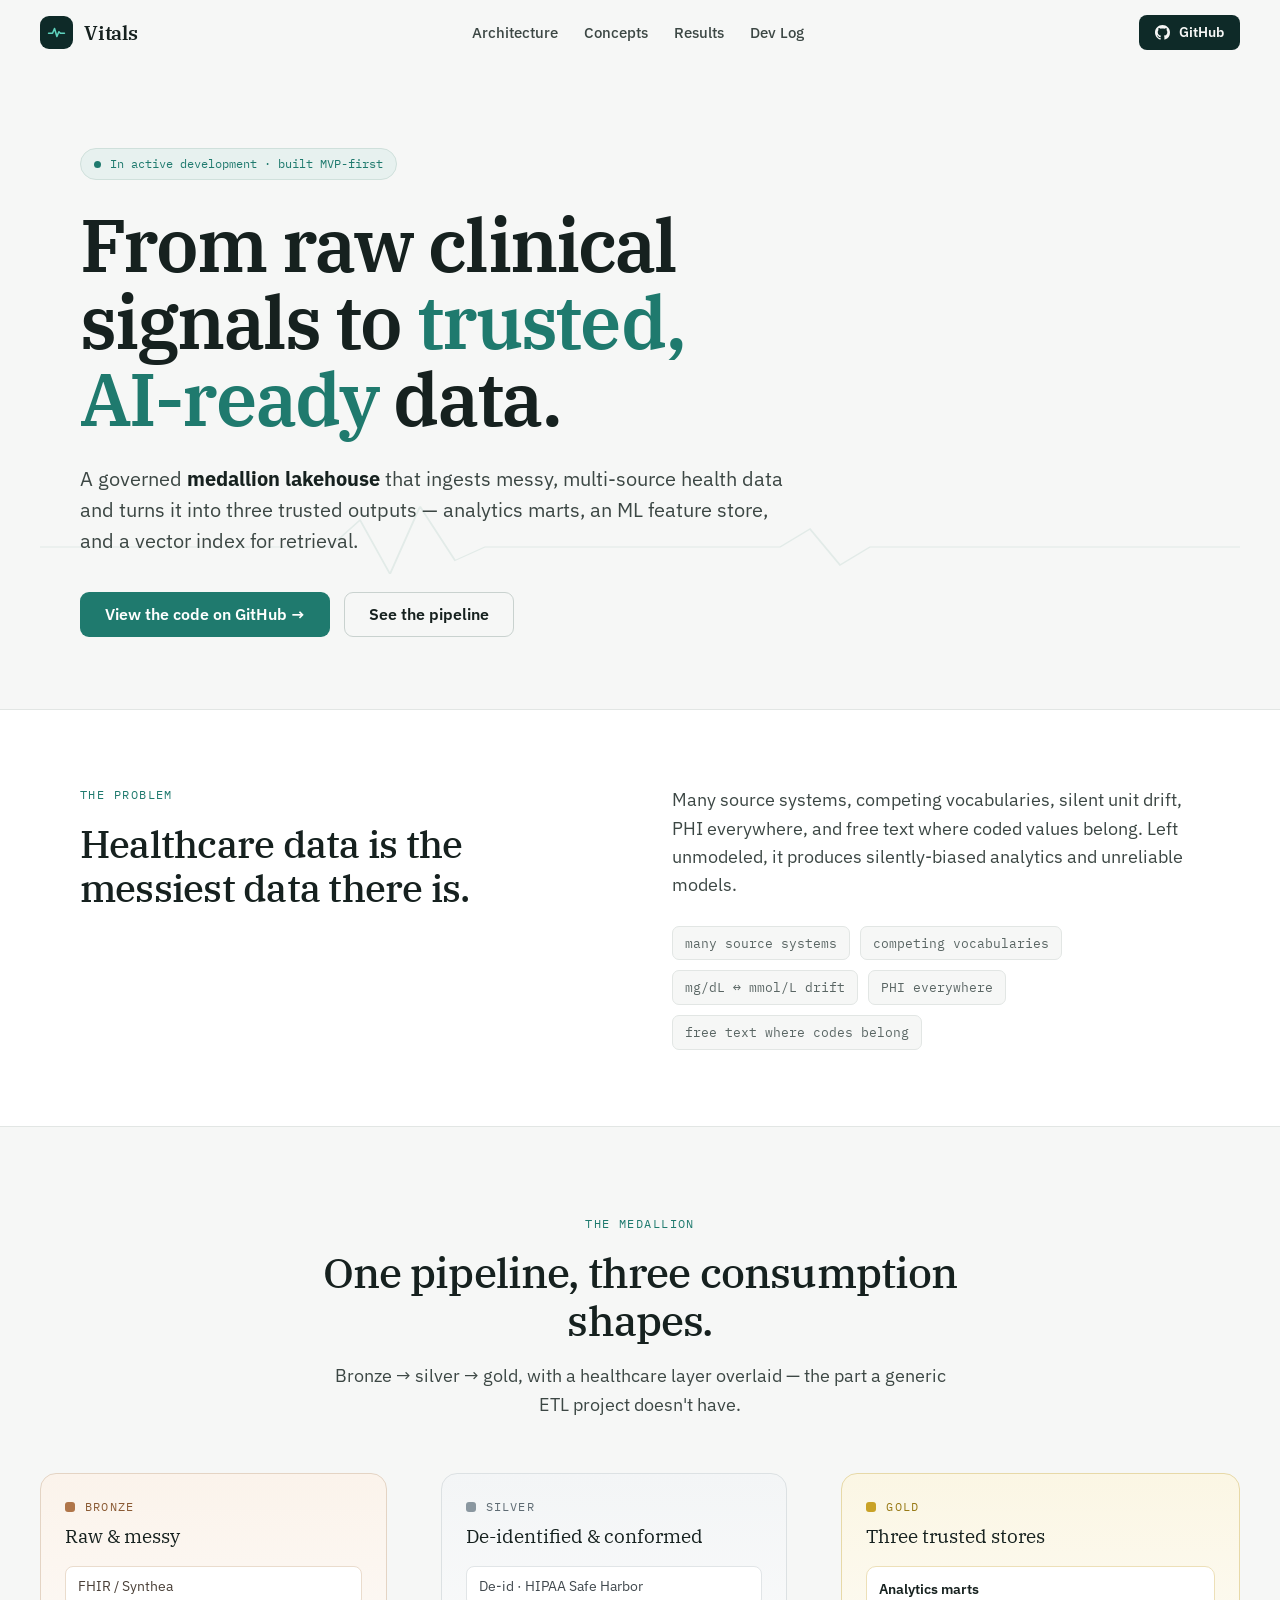
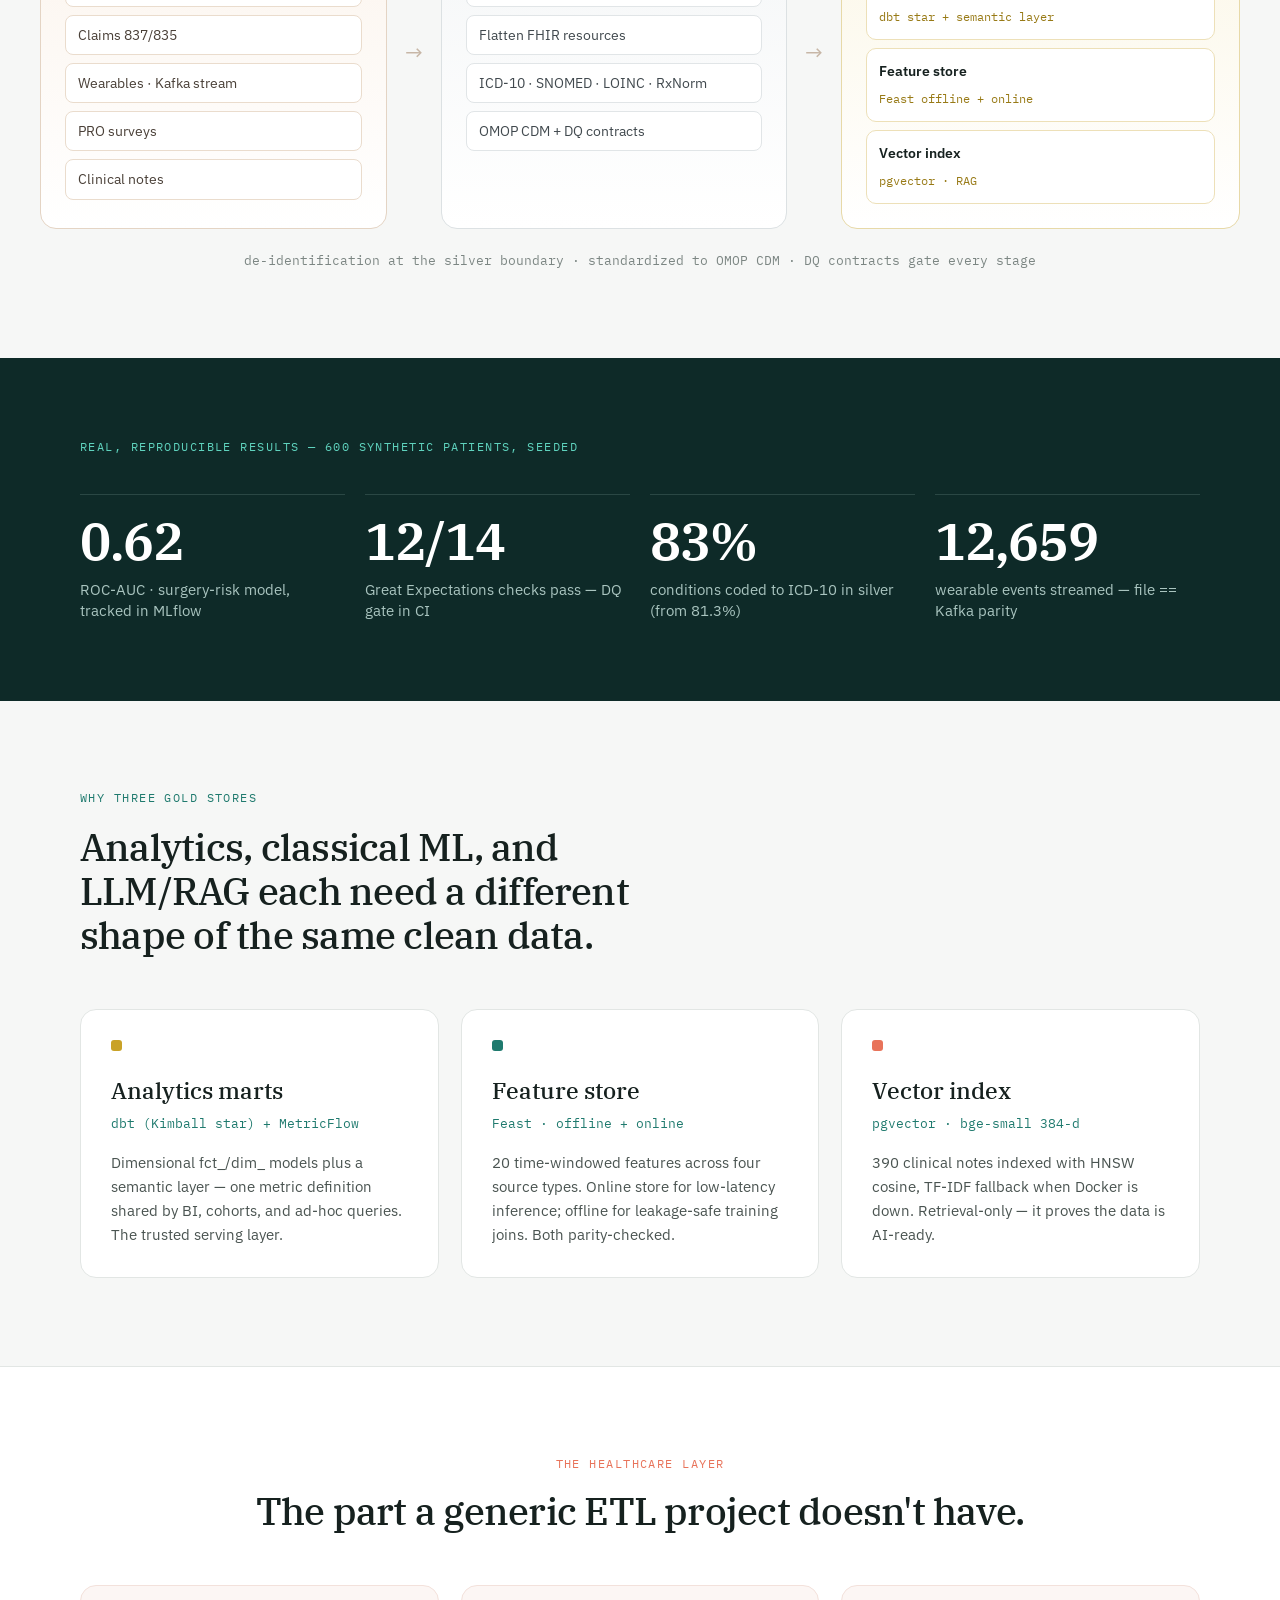
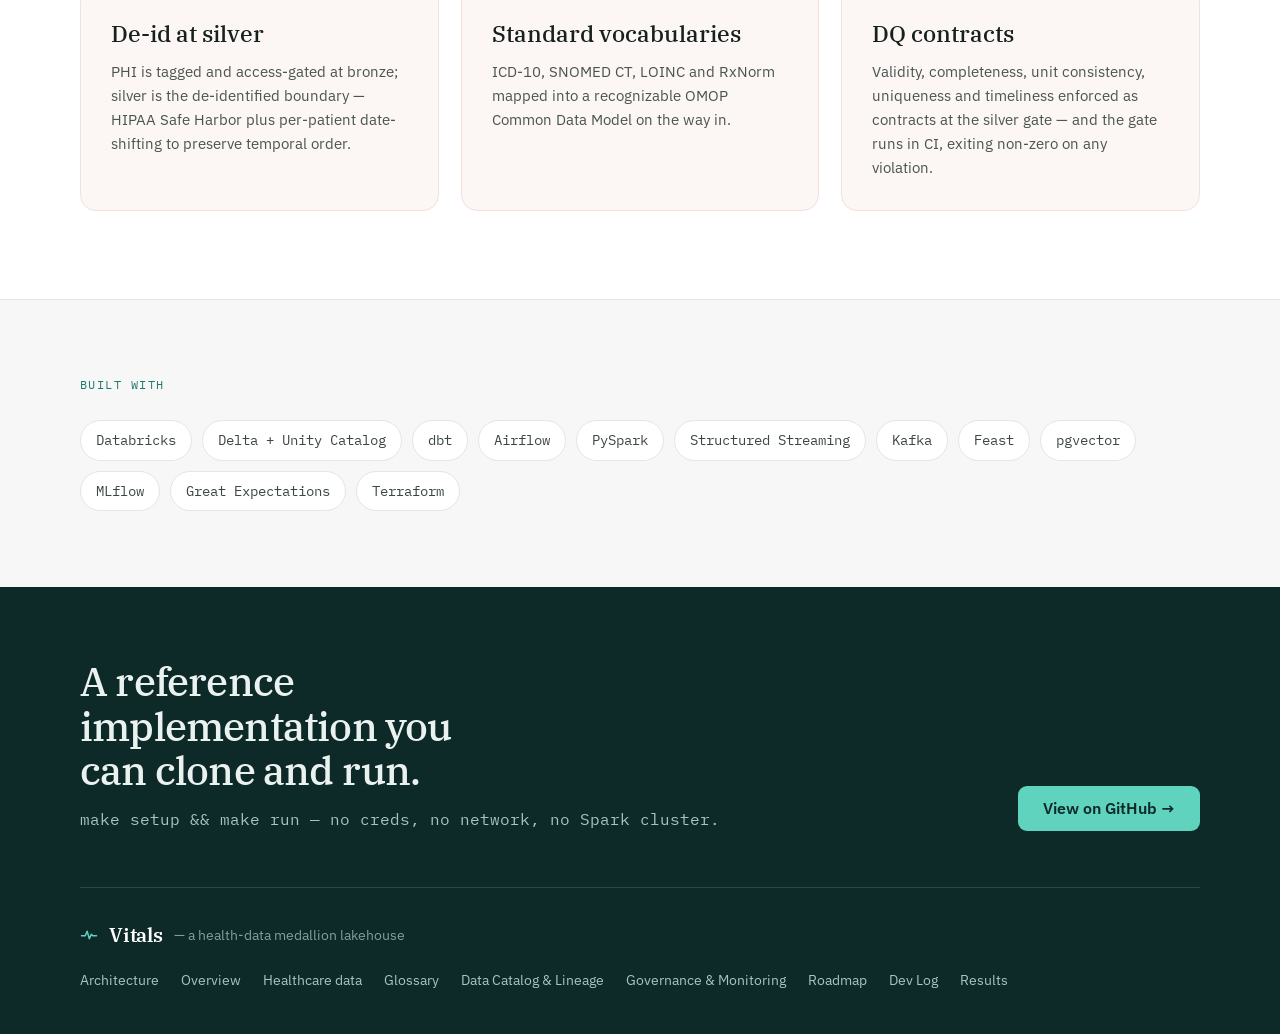
<file: website/redesign/index.html>
<!DOCTYPE html><html lang="en" class="no-js"><head><meta charset="utf-8"><meta name="viewport" content="width=device-width,initial-scale=1"><title>Home · Vitals</title><meta name="description" content="From raw clinical signals to trusted, AI-ready data — a health-data medallion lakehouse."><link rel="preconnect" href="https://fonts.googleapis.com"><link rel="preconnect" href="https://fonts.gstatic.com" crossorigin><link href="https://fonts.googleapis.com/css2?family=IBM+Plex+Serif:ital,wght@0,400;0,500;0,600;1,400&family=IBM+Plex+Sans:wght@400;500;600&family=IBM+Plex+Mono:wght@400;500&display=swap" rel="stylesheet"><link rel="stylesheet" href="assets/style.css"></head><body><nav class="nav"><a class="brand" href="index.html"><span class="brand-mark"><svg width="19" height="19" viewBox="0 0 24 24" fill="none" stroke="#5FD3BE" stroke-width="2" stroke-linecap="round" stroke-linejoin="round"><polyline points="2,13 7,13 9.5,7 12.5,17 15,11 17,13 22,13"/></svg></span><span class="brand-name">Vitals</span></a><div class="nav-links"><a href="architecture.html">Architecture</a><a href="concepts.html">Concepts</a><a href="results.html">Results</a><a href="dev-log.html">Dev Log</a></div><div class="nav-right"><a class="btn btn-dark btn-sm" href="https://github.com/joaoblasques/vitals"><svg width="15" height="15" viewBox="0 0 16 16" fill="currentColor"><path d="M8 0C3.58 0 0 3.58 0 8c0 3.54 2.29 6.53 5.47 7.59.4.07.55-.17.55-.38 0-.19-.01-.82-.01-1.49-2.01.37-2.53-.49-2.69-.94-.09-.23-.48-.94-.82-1.13-.28-.15-.68-.52-.01-.53.63-.01 1.08.58 1.23.82.72 1.21 1.87.87 2.33.66.07-.52.28-.87.51-1.07-1.78-.2-3.64-.89-3.64-3.95 0-.87.31-1.59.82-2.15-.08-.2-.36-1.02.08-2.12 0 0 .67-.21 2.2.82.64-.18 1.32-.27 2-.27.68 0 1.36.09 2 .27 1.53-1.04 2.2-.82 2.2-.82.44 1.1.16 1.92.08 2.12.51.56.82 1.27.82 2.15 0 3.07-1.87 3.75-3.65 3.95.29.25.54.73.54 1.48 0 1.07-.01 1.93-.01 2.2 0 .21.15.46.55.38A8.01 8.01 0 0016 8c0-4.42-3.58-8-8-8z"/></svg> GitHub</a><button class="hamburger" aria-label="Menu"><svg width="18" height="18" viewBox="0 0 24 24" fill="none" stroke="#16211F" stroke-width="2" stroke-linecap="round"><path d="M3 6h18M3 12h18M3 18h18"/></svg></button></div></nav><header class="hero" id="top"><svg class="hero-ecg" viewBox="0 0 1200 400" preserveAspectRatio="none"><polyline points="0,120 240,120 290,120 320,60 350,180 380,30 415,150 445,120 700,120 740,120 770,80 800,160 830,120 1200,120" fill="none" stroke="#CFE0DB" stroke-width="2"/></svg><div style="position:relative"><div class="badge" data-reveal><span class="dot"></span>In active development · built MVP-first</div><h1 data-reveal>From raw clinical signals to <span class="accent">trusted, AI-ready</span> data.</h1><p class="hero-sub" data-reveal>A governed <strong style="color:#16211F">medallion lakehouse</strong> that ingests messy, multi-source health data and turns it into three trusted outputs — analytics marts, an ML feature store, and a vector index for retrieval.</p><div class="hero-cta" data-reveal><a class="btn btn-primary btn-lg" href="https://github.com/joaoblasques/vitals">View the code on GitHub →</a><a class="btn btn-ghost btn-lg" href="#pipeline">See the pipeline</a></div></div></header><section class="section tight panel"><div class="container two"><div data-reveal><div class="kicker" style="margin-bottom:18px">The problem</div><h2 style="font-size:38px">Healthcare data is the messiest data there is.</h2></div><div data-reveal><p class="lead" style="margin:0 0 26px">Many source systems, competing vocabularies, silent unit drift, PHI everywhere, and free text where coded values belong. Left unmodeled, it produces silently-biased analytics and unreliable models.</p><div class="chips"><span class="chip">many source systems</span><span class="chip">competing vocabularies</span><span class="chip">mg/dL ↔ mmol/L drift</span><span class="chip">PHI everywhere</span><span class="chip">free text where codes belong</span></div></div></div></section><section class="section" id="pipeline"><div class="container-wide"><div class="pipe-head" data-reveal><div class="kicker">The medallion</div><h2>One pipeline, three consumption shapes.</h2><p class="lead">Bronze → silver → gold, with a healthcare layer overlaid — the part a generic ETL project doesn't have.</p></div><div class="flow" data-reveal><div class="stage bronze"><div class="stage-tag"><span class="sq"></span>Bronze</div><div class="stage-title">Raw &amp; messy</div><div class="stage-list"><div class="stage-item">FHIR / Synthea</div><div class="stage-item">Claims 837/835</div><div class="stage-item">Wearables · Kafka stream</div><div class="stage-item">PRO surveys</div><div class="stage-item">Clinical notes</div></div></div><div class="flow-arrow">→</div><div class="stage silver"><div class="stage-tag"><span class="sq"></span>Silver</div><div class="stage-title">De-identified &amp; conformed</div><div class="stage-list"><div class="stage-item">De-id · HIPAA Safe Harbor</div><div class="stage-item">Flatten FHIR resources</div><div class="stage-item">ICD-10 · SNOMED · LOINC · RxNorm</div><div class="stage-item">OMOP CDM + DQ contracts</div></div></div><div class="flow-arrow">→</div><div class="stage gold"><div class="stage-tag"><span class="sq"></span>Gold</div><div class="stage-title">Three trusted stores</div><div class="stage-list"><div class="gold-card"><b>Analytics marts</b><span>dbt star + semantic layer</span></div><div class="gold-card"><b>Feature store</b><span>Feast offline + online</span></div><div class="gold-card"><b>Vector index</b><span>pgvector · RAG</span></div></div></div></div><div class="pipe-note" data-reveal>de-identification at the silver boundary · standardized to OMOP CDM · DQ contracts gate every stage</div></div></section><section class="stats"><div class="container" style="padding-top:80px;padding-bottom:80px"><div class="kicker mint" data-reveal>Real, reproducible results — 600 synthetic patients, seeded</div><div class="stat-grid"><div class="stat" data-reveal><div class="num" data-count="0.748" data-decimals="2" data-suffix="">0.748</div><div class="lbl">ROC-AUC · surgery-risk model, tracked in MLflow</div></div><div class="stat" data-reveal><div class="num" data-count="14" data-decimals="0" data-suffix="/14">0/14</div><div class="lbl">Great Expectations checks pass — DQ gate in CI</div></div><div class="stat" data-reveal><div class="num" data-count="100" data-decimals="0" data-suffix="%">0%</div><div class="lbl">conditions coded to ICD-10 in silver (from 81.3%)</div></div><div class="stat" data-reveal><div class="num" data-count="15169" data-decimals="0" data-suffix="">0</div><div class="lbl">wearable events streamed — file == Kafka parity</div></div></div></div></section><section class="section"><div class="container"><div data-reveal style="max-width:60ch;margin-bottom:52px"><div class="kicker" style="margin-bottom:18px">Why three gold stores</div><h2>Analytics, classical ML, and LLM/RAG each need a different shape of the same clean data.</h2></div><div class="cards3"><div class="card" data-reveal><span class="sq" style="background:#C9A227"></span><h3>Analytics marts</h3><div class="tech">dbt (Kimball star) + MetricFlow</div><p>Dimensional fct_/dim_ models plus a semantic layer — one metric definition shared by BI, cohorts, and ad-hoc queries. The trusted serving layer.</p></div><div class="card" data-reveal><span class="sq" style="background:#1F7A6E"></span><h3>Feature store</h3><div class="tech">Feast · offline + online</div><p>20 time-windowed features across four source types. Online store for low-latency inference; offline for leakage-safe training joins. Both parity-checked.</p></div><div class="card" data-reveal><span class="sq" style="background:#E8735A"></span><h3>Vector index</h3><div class="tech">pgvector · bge-small 384-d</div><p>390 clinical notes indexed with HNSW cosine, TF-IDF fallback when Docker is down. Retrieval-only — it proves the data is AI-ready.</p></div></div></div></section><section class="section panel"><div class="container"><div data-reveal style="text-align:center;margin-bottom:52px"><div class="kicker coral" style="margin-bottom:16px">The healthcare layer</div><h2>The part a generic ETL project doesn't have.</h2></div><div class="cards3"><div class="card warm" data-reveal><h3>De-id at silver</h3><p>PHI is tagged and access-gated at bronze; silver is the de-identified boundary — HIPAA Safe Harbor plus per-patient date-shifting to preserve temporal order.</p></div><div class="card warm" data-reveal><h3>Standard vocabularies</h3><p>ICD-10, SNOMED CT, LOINC and RxNorm mapped into a recognizable OMOP Common Data Model on the way in.</p></div><div class="card warm" data-reveal><h3>DQ contracts</h3><p>Validity, completeness, unit consistency, uniqueness and timeliness enforced as contracts at the silver gate — and the gate runs in CI, exiting non-zero on any violation.</p></div></div></div></section><section class="section tight"><div class="container"><div class="kicker" data-reveal style="margin-bottom:26px">Built with</div><div class="chips" data-reveal><span class="chip round">Databricks</span><span class="chip round">Delta + Unity Catalog</span><span class="chip round">dbt</span><span class="chip round">Airflow</span><span class="chip round">PySpark</span><span class="chip round">Structured Streaming</span><span class="chip round">Kafka</span><span class="chip round">Feast</span><span class="chip round">pgvector</span><span class="chip round">MLflow</span><span class="chip round">Great Expectations</span><span class="chip round">Terraform</span></div></div></section><footer class="footer"><div class="container"><div class="footer-top" data-reveal><div><h2>A reference implementation you can clone and run.</h2><p class="mono">make setup &amp;&amp; make run — no creds, no network, no Spark cluster.</p></div><a class="btn btn-mint btn-lg" href="https://github.com/joaoblasques/vitals">View on GitHub →</a></div><div class="footer-bottom"><div style="display:flex;align-items:center;gap:11px"><svg width="18" height="18" viewBox="0 0 24 24" fill="none" stroke="#5FD3BE" stroke-width="2" stroke-linecap="round" stroke-linejoin="round"><polyline points="2,13 7,13 9.5,7 12.5,17 15,11 17,13 22,13"/></svg><span class="brand-name">Vitals</span><span style="font-size:13.5px;color:#7FA099">— a health-data medallion lakehouse</span></div><div class="footer-links"><a href="architecture.html">Architecture</a><a href="concepts.html">Overview</a><a href="healthcare-data.html">Healthcare data</a><a href="glossary.html">Glossary</a><a href="catalog.html">Data Catalog & Lineage</a><a href="governance.html">Governance & Monitoring</a><a href="roadmap.html">Roadmap</a><a href="dev-log.html">Dev Log</a><a href="results.html">Results</a></div></div></div></footer><script src="assets/app.js"></script></body></html>
</file>
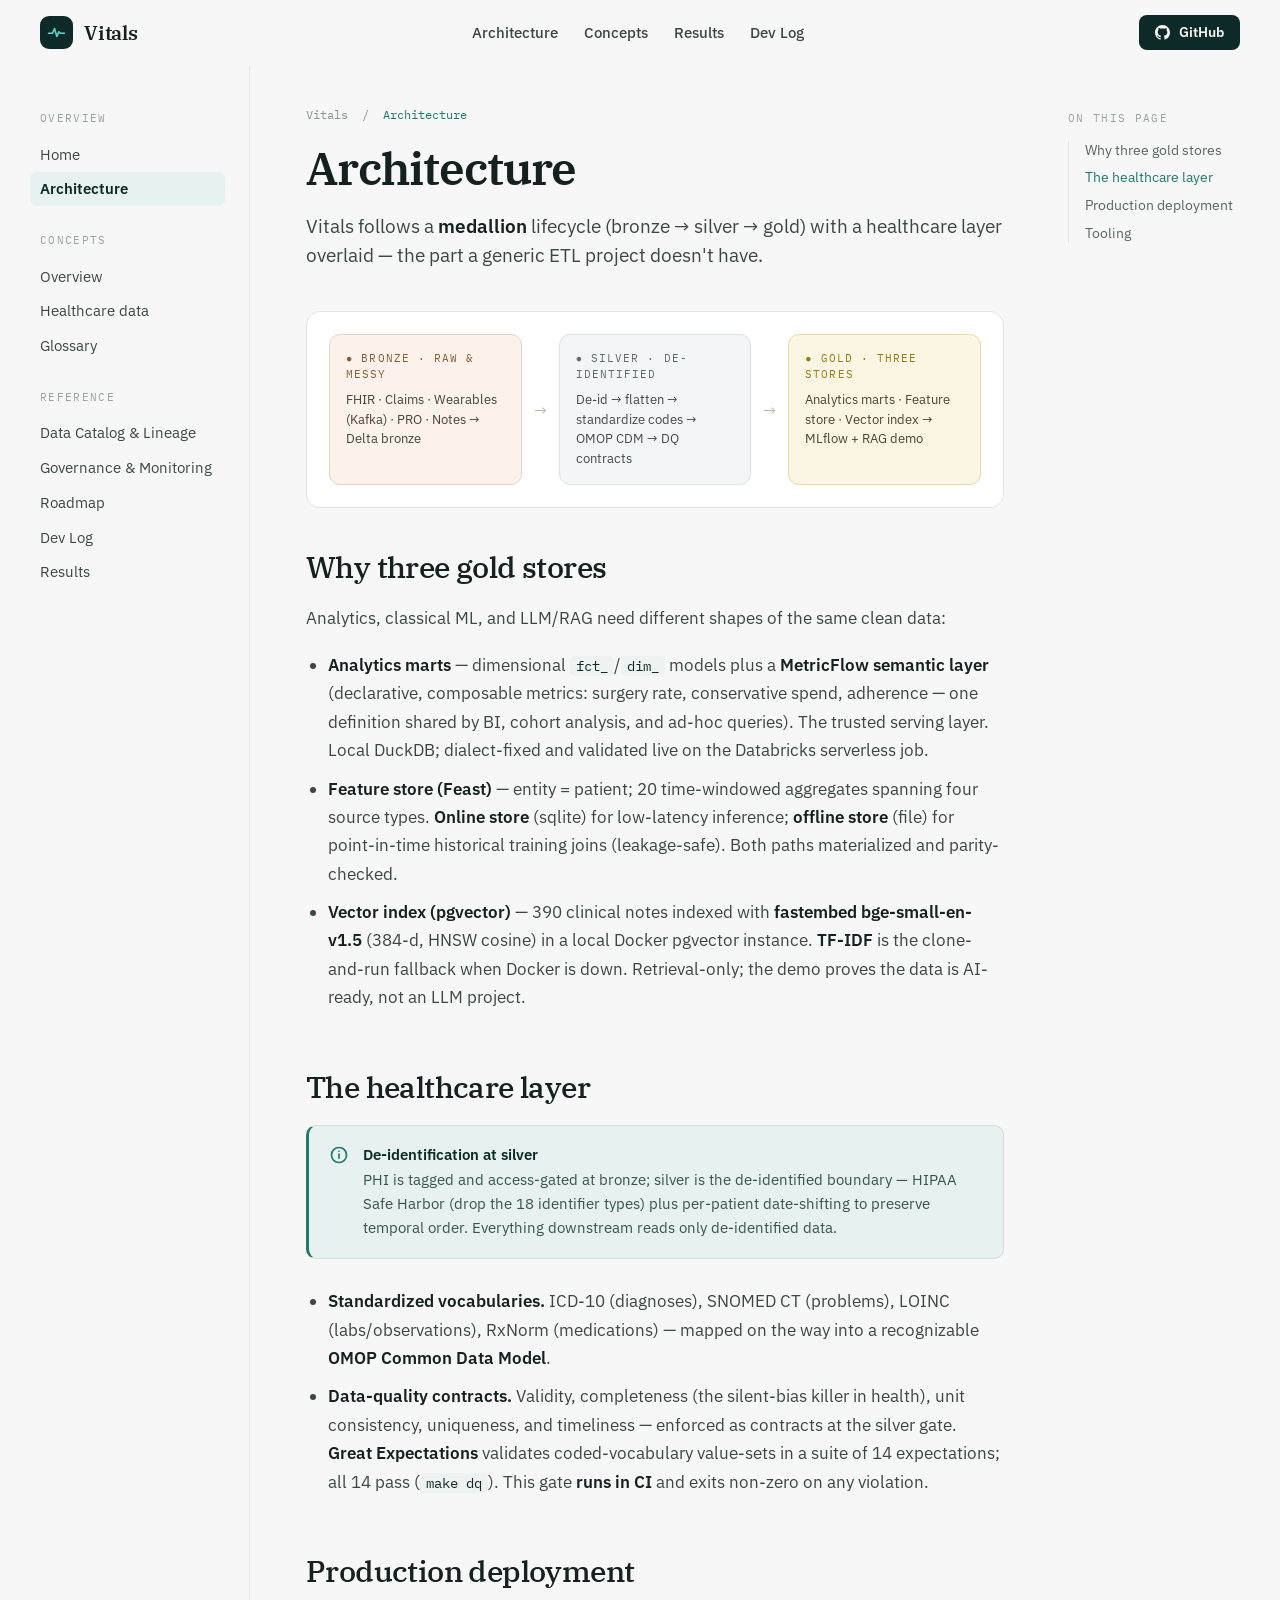
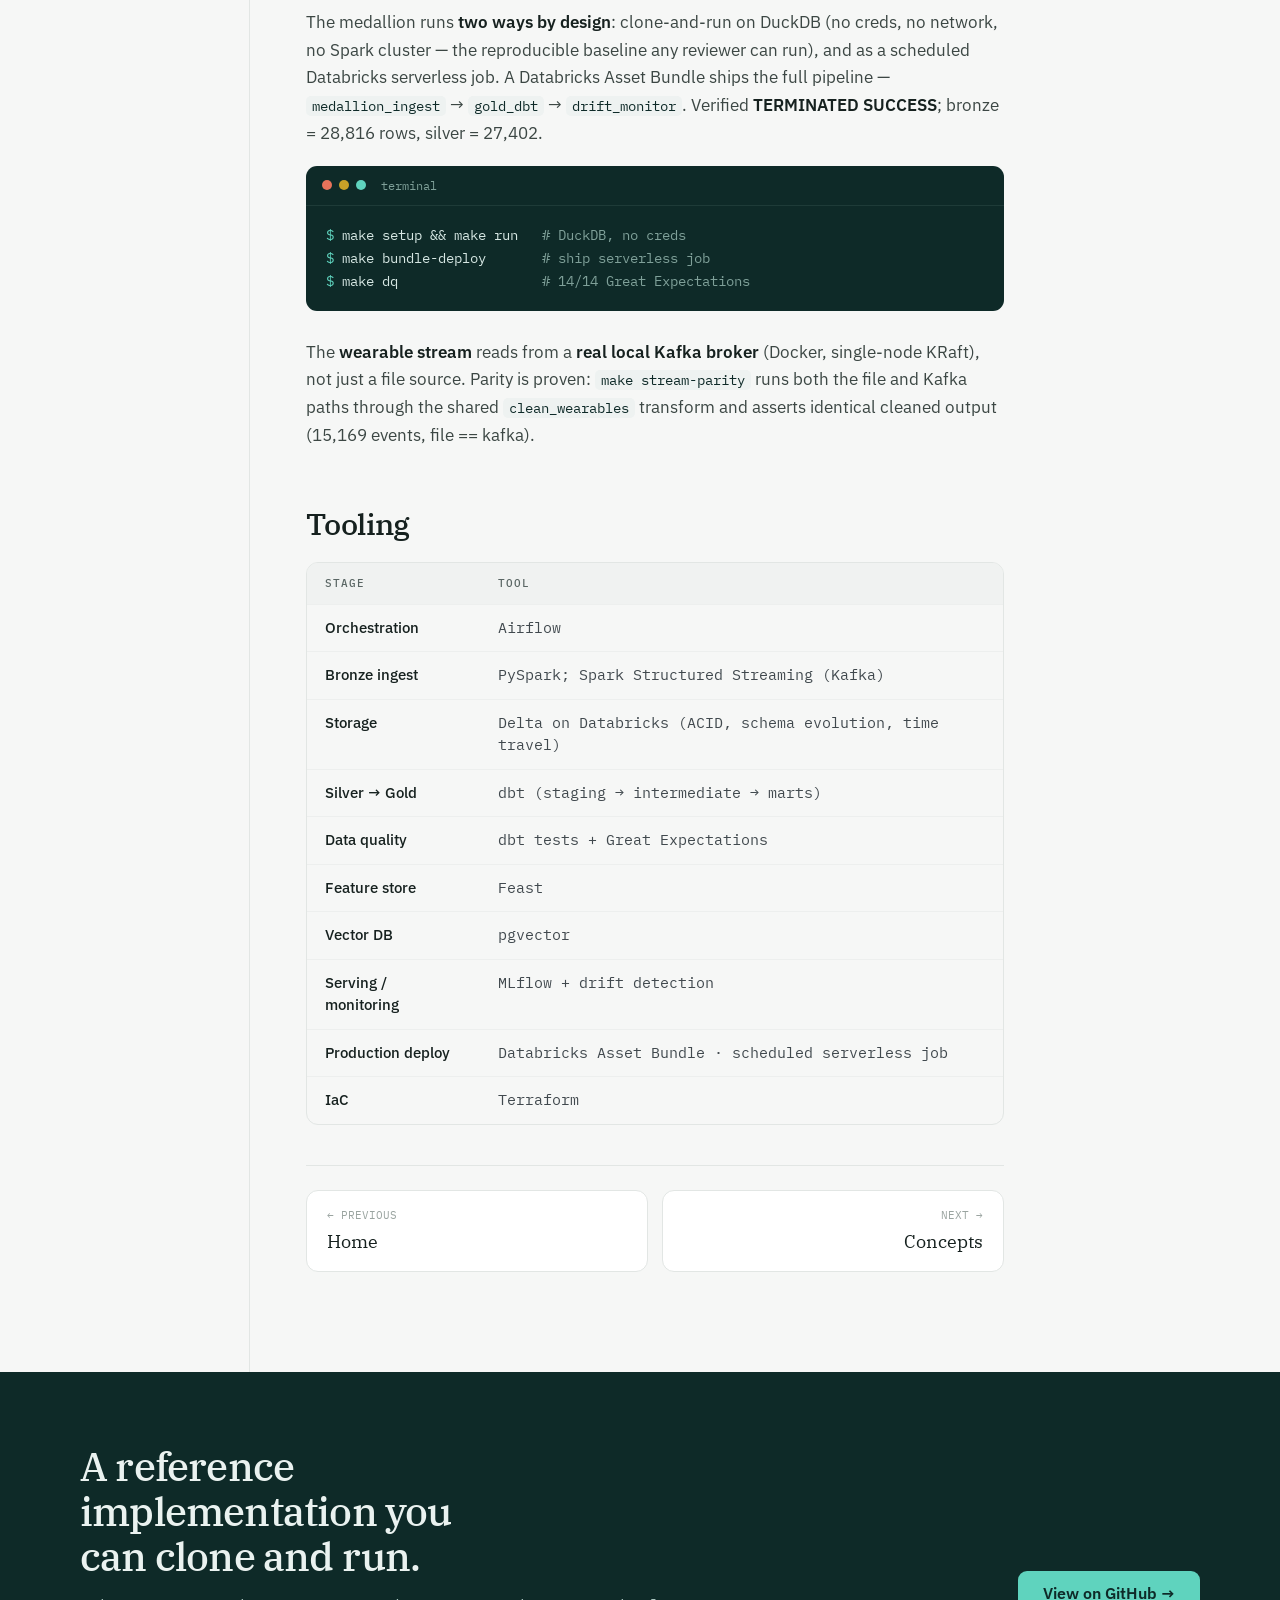
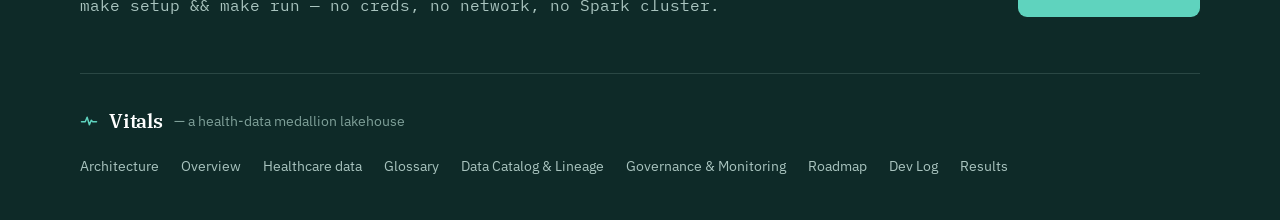
<file: website/redesign/architecture.html>
<!DOCTYPE html><html lang="en" class="no-js"><head><meta charset="utf-8"><meta name="viewport" content="width=device-width,initial-scale=1"><title>Architecture · Vitals</title><meta name="description" content="The medallion lifecycle and healthcare layer behind Vitals."><link rel="preconnect" href="https://fonts.googleapis.com"><link rel="preconnect" href="https://fonts.gstatic.com" crossorigin><link href="https://fonts.googleapis.com/css2?family=IBM+Plex+Serif:ital,wght@0,400;0,500;0,600;1,400&family=IBM+Plex+Sans:wght@400;500;600&family=IBM+Plex+Mono:wght@400;500&display=swap" rel="stylesheet"><link rel="stylesheet" href="assets/style.css"></head><body><nav class="nav"><a class="brand" href="index.html"><span class="brand-mark"><svg width="19" height="19" viewBox="0 0 24 24" fill="none" stroke="#5FD3BE" stroke-width="2" stroke-linecap="round" stroke-linejoin="round"><polyline points="2,13 7,13 9.5,7 12.5,17 15,11 17,13 22,13"/></svg></span><span class="brand-name">Vitals</span></a><div class="nav-links"><a href="architecture.html">Architecture</a><a href="concepts.html">Concepts</a><a href="results.html">Results</a><a href="dev-log.html">Dev Log</a></div><div class="nav-right"><a class="btn btn-dark btn-sm" href="https://github.com/joaoblasques/vitals"><svg width="15" height="15" viewBox="0 0 16 16" fill="currentColor"><path d="M8 0C3.58 0 0 3.58 0 8c0 3.54 2.29 6.53 5.47 7.59.4.07.55-.17.55-.38 0-.19-.01-.82-.01-1.49-2.01.37-2.53-.49-2.69-.94-.09-.23-.48-.94-.82-1.13-.28-.15-.68-.52-.01-.53.63-.01 1.08.58 1.23.82.72 1.21 1.87.87 2.33.66.07-.52.28-.87.51-1.07-1.78-.2-3.64-.89-3.64-3.95 0-.87.31-1.59.82-2.15-.08-.2-.36-1.02.08-2.12 0 0 .67-.21 2.2.82.64-.18 1.32-.27 2-.27.68 0 1.36.09 2 .27 1.53-1.04 2.2-.82 2.2-.82.44 1.1.16 1.92.08 2.12.51.56.82 1.27.82 2.15 0 3.07-1.87 3.75-3.65 3.95.29.25.54.73.54 1.48 0 1.07-.01 1.93-.01 2.2 0 .21.15.46.55.38A8.01 8.01 0 0016 8c0-4.42-3.58-8-8-8z"/></svg> GitHub</a><button class="hamburger" aria-label="Menu"><svg width="18" height="18" viewBox="0 0 24 24" fill="none" stroke="#16211F" stroke-width="2" stroke-linecap="round"><path d="M3 6h18M3 12h18M3 18h18"/></svg></button></div></nav><div class="doc-grid"><aside class="doc-side"><div class="doc-side-inner"><div class="side-group"><div class="lbl">Overview</div><div class="side-links"><a class="" href="index.html">Home</a><a class="active" href="architecture.html">Architecture</a></div></div><div class="side-group"><div class="lbl">Concepts</div><div class="side-links"><a class="" href="concepts.html">Overview</a><a class="" href="healthcare-data.html">Healthcare data</a><a class="" href="glossary.html">Glossary</a></div></div><div class="side-group"><div class="lbl">Reference</div><div class="side-links"><a class="" href="catalog.html">Data Catalog & Lineage</a><a class="" href="governance.html">Governance & Monitoring</a><a class="" href="roadmap.html">Roadmap</a><a class="" href="dev-log.html">Dev Log</a><a class="" href="results.html">Results</a></div></div></div></aside><main class="prose"><div class="crumb">Vitals&nbsp; / &nbsp;<span class="here">Architecture</span></div><h1 id="architecture">Architecture</h1><p class="intro">Vitals follows a <strong>medallion</strong> lifecycle (bronze → silver → gold) with a healthcare layer overlaid — the part a generic ETL project doesn't have.</p><div class="diagram"><div class="d b"><div class="tag">● Bronze · raw &amp; messy</div><div class="txt">FHIR · Claims · Wearables (Kafka) · PRO · Notes → Delta bronze</div></div><div class="ar">→</div><div class="d s"><div class="tag">● Silver · de-identified</div><div class="txt">De-id → flatten → standardize codes → OMOP CDM → DQ contracts</div></div><div class="ar">→</div><div class="d g"><div class="tag">● Gold · three stores</div><div class="txt">Analytics marts · Feature store · Vector index → MLflow + RAG demo</div></div></div><h2 id="why">Why three gold stores</h2><p>Analytics, classical ML, and LLM/RAG need different shapes of the same clean data:</p><ul><li><strong>Analytics marts</strong> — dimensional <code>fct_</code>/<code>dim_</code> models plus a <strong>MetricFlow semantic layer</strong> (declarative, composable metrics: surgery rate, conservative spend, adherence — one definition shared by BI, cohort analysis, and ad-hoc queries). The trusted serving layer. Local DuckDB; dialect-fixed and validated live on the Databricks serverless job.</li><li><strong>Feature store (Feast)</strong> — entity = patient; 20 time-windowed aggregates spanning four source types. <strong>Online store</strong> (sqlite) for low-latency inference; <strong>offline store</strong> (file) for point-in-time historical training joins (leakage-safe). Both paths materialized and parity-checked.</li><li><strong>Vector index (pgvector)</strong> — 390 clinical notes indexed with <strong>fastembed bge-small-en-v1.5</strong> (384-d, HNSW cosine) in a local Docker pgvector instance. <strong>TF-IDF</strong> is the clone-and-run fallback when Docker is down. Retrieval-only; the demo proves the data is AI-ready, not an LLM project.</li></ul><h2 id="healthcare">The healthcare layer</h2><div class="callout info"><svg width="20" height="20" viewBox="0 0 24 24" fill="none" stroke="#1F7A6E" stroke-width="2"><circle cx="12" cy="12" r="9"/><path d="M12 11v5" stroke-linecap="round"/><circle cx="12" cy="7.5" r="1" fill="#1F7A6E" stroke="none"/></svg><div><div class="ct">De-identification at silver</div><div class="cb">PHI is tagged and access-gated at bronze; silver is the de-identified boundary — HIPAA Safe Harbor (drop the 18 identifier types) plus per-patient date-shifting to preserve temporal order. Everything downstream reads only de-identified data.</div></div></div><ul><li><strong>Standardized vocabularies.</strong> ICD-10 (diagnoses), SNOMED CT (problems), LOINC (labs/observations), RxNorm (medications) — mapped on the way into a recognizable <strong>OMOP Common Data Model</strong>.</li><li><strong>Data-quality contracts.</strong> Validity, completeness (the silent-bias killer in health), unit consistency, uniqueness, and timeliness — enforced as contracts at the silver gate. <strong>Great Expectations</strong> validates coded-vocabulary value-sets in a suite of 14 expectations; all 14 pass (<code>make dq</code>). This gate <strong>runs in CI</strong> and exits non-zero on any violation.</li></ul><h2 id="production">Production deployment</h2><p>The medallion runs <strong>two ways by design</strong>: clone-and-run on DuckDB (no creds, no network, no Spark cluster — the reproducible baseline any reviewer can run), and as a scheduled Databricks serverless job. A Databricks Asset Bundle ships the full pipeline — <code>medallion_ingest</code> → <code>gold_dbt</code> → <code>drift_monitor</code>. Verified <strong>TERMINATED SUCCESS</strong>; bronze = 28,816 rows, silver = 27,402.</p><pre><div class="bar"><i style="background:#E8735A"></i><i style="background:#C9A227"></i><i style="background:#5FD3BE"></i><span class="t">terminal</span></div><code><span class="p">$</span> make setup &amp;&amp; make run   <span class="c"># DuckDB, no creds</span>
<span class="p">$</span> make bundle-deploy       <span class="c"># ship serverless job</span>
<span class="p">$</span> make dq                  <span class="c"># 14/14 Great Expectations</span></code></pre><p>The <strong>wearable stream</strong> reads from a <strong>real local Kafka broker</strong> (Docker, single-node KRaft), not just a file source. Parity is proven: <code>make stream-parity</code> runs both the file and Kafka paths through the shared <code>clean_wearables</code> transform and asserts identical cleaned output (15,169 events, file == kafka).</p><h2 id="tooling">Tooling</h2><div class="tbl-wrap"><table class="tbl"><thead><tr><th>Stage</th><th>Tool</th></tr></thead><tbody><tr><td class="k">Orchestration</td><td class="m">Airflow</td></tr><tr><td class="k">Bronze ingest</td><td class="m">PySpark; Spark Structured Streaming (Kafka)</td></tr><tr><td class="k">Storage</td><td class="m">Delta on Databricks (ACID, schema evolution, time travel)</td></tr><tr><td class="k">Silver → Gold</td><td class="m">dbt (staging → intermediate → marts)</td></tr><tr><td class="k">Data quality</td><td class="m">dbt tests + Great Expectations</td></tr><tr><td class="k">Feature store</td><td class="m">Feast</td></tr><tr><td class="k">Vector DB</td><td class="m">pgvector</td></tr><tr><td class="k">Serving / monitoring</td><td class="m">MLflow + drift detection</td></tr><tr><td class="k">Production deploy</td><td class="m">Databricks Asset Bundle · scheduled serverless job</td></tr><tr><td class="k">IaC</td><td class="m">Terraform</td></tr></tbody></table></div><div class="pager"><a href="index.html"><div class="dir">← PREVIOUS</div><div class="ttl">Home</div></a><a class="next" href="concepts.html"><div class="dir">NEXT →</div><div class="ttl">Concepts</div></a></div></main><aside class="doc-toc"><div class="doc-toc-inner"><div class="lbl">On this page</div><div class="toc-links"><a href="#why">Why three gold stores</a><a href="#healthcare">The healthcare layer</a><a href="#production">Production deployment</a><a href="#tooling">Tooling</a></div></div></aside></div><footer class="footer"><div class="container"><div class="footer-top" data-reveal><div><h2>A reference implementation you can clone and run.</h2><p class="mono">make setup &amp;&amp; make run — no creds, no network, no Spark cluster.</p></div><a class="btn btn-mint btn-lg" href="https://github.com/joaoblasques/vitals">View on GitHub →</a></div><div class="footer-bottom"><div style="display:flex;align-items:center;gap:11px"><svg width="18" height="18" viewBox="0 0 24 24" fill="none" stroke="#5FD3BE" stroke-width="2" stroke-linecap="round" stroke-linejoin="round"><polyline points="2,13 7,13 9.5,7 12.5,17 15,11 17,13 22,13"/></svg><span class="brand-name">Vitals</span><span style="font-size:13.5px;color:#7FA099">— a health-data medallion lakehouse</span></div><div class="footer-links"><a href="architecture.html">Architecture</a><a href="concepts.html">Overview</a><a href="healthcare-data.html">Healthcare data</a><a href="glossary.html">Glossary</a><a href="catalog.html">Data Catalog & Lineage</a><a href="governance.html">Governance & Monitoring</a><a href="roadmap.html">Roadmap</a><a href="dev-log.html">Dev Log</a><a href="results.html">Results</a></div></div></div></footer><script src="assets/app.js"></script></body></html>
</file>
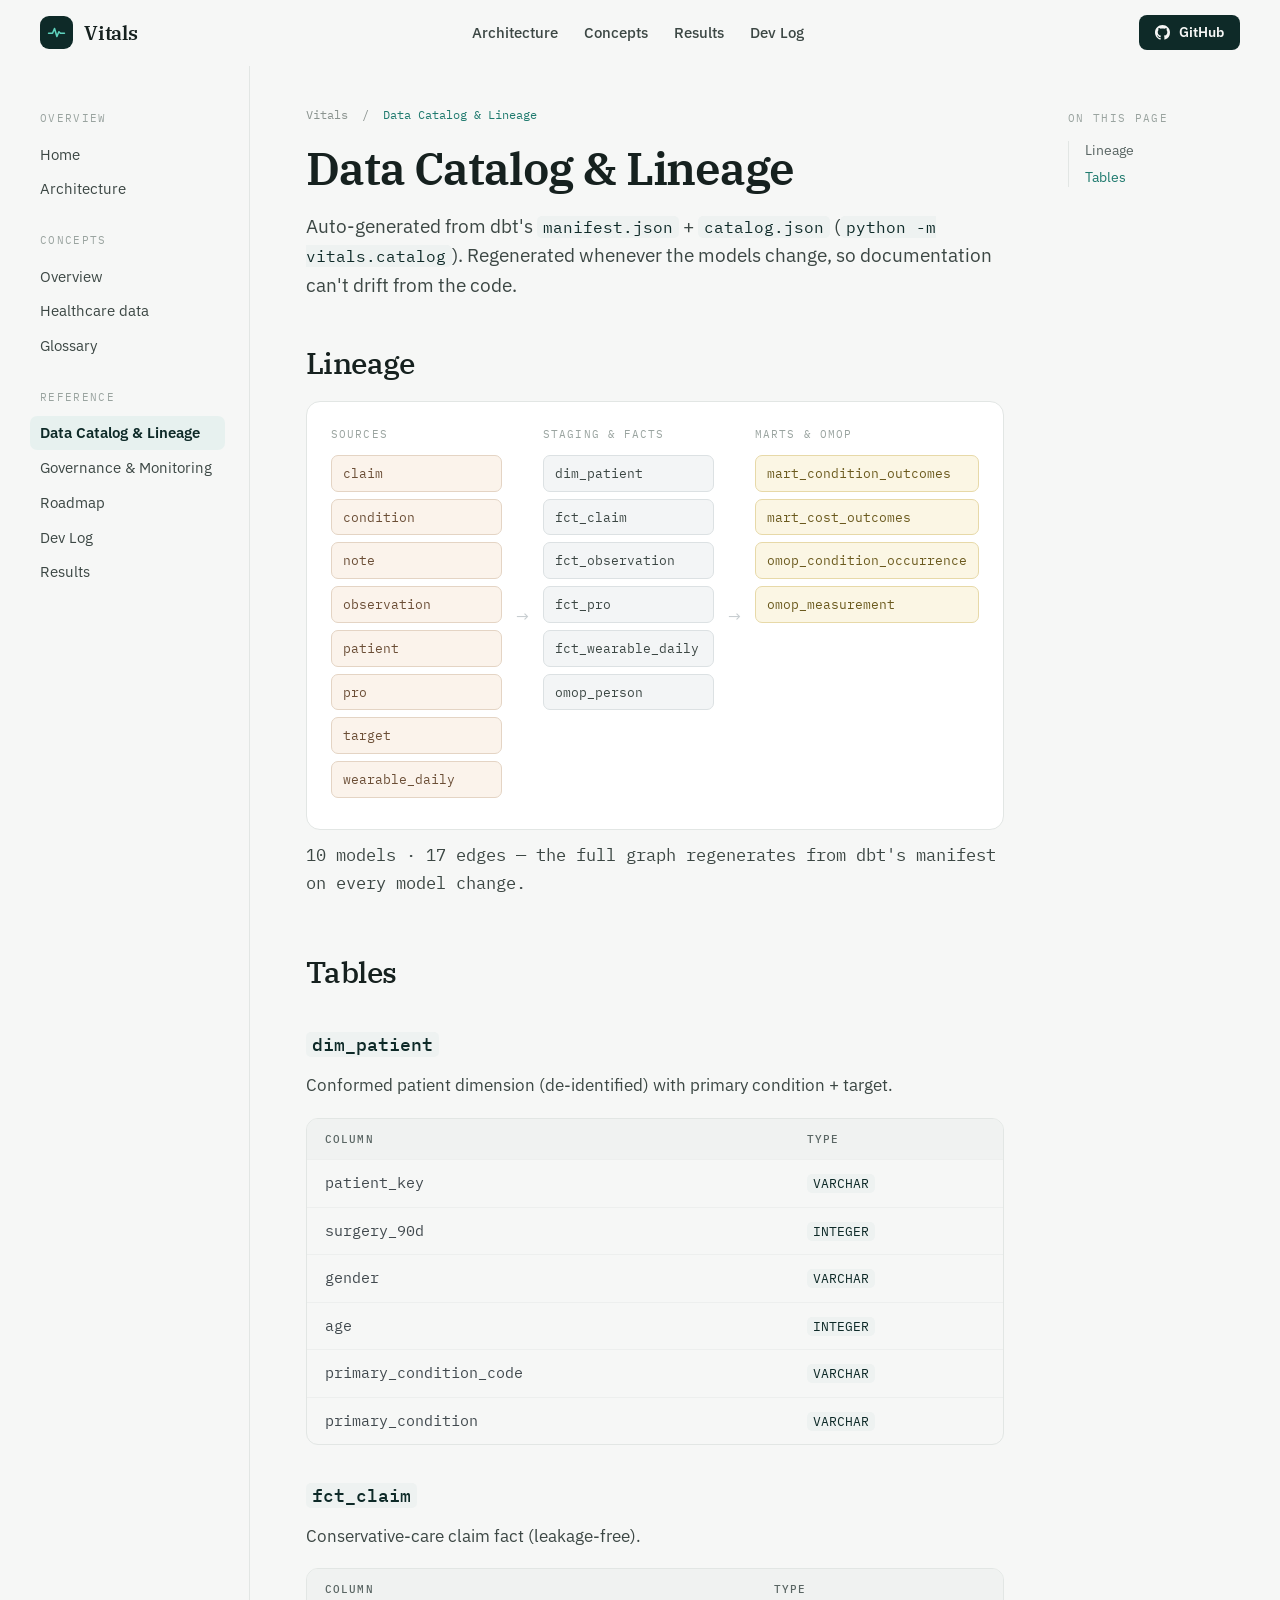
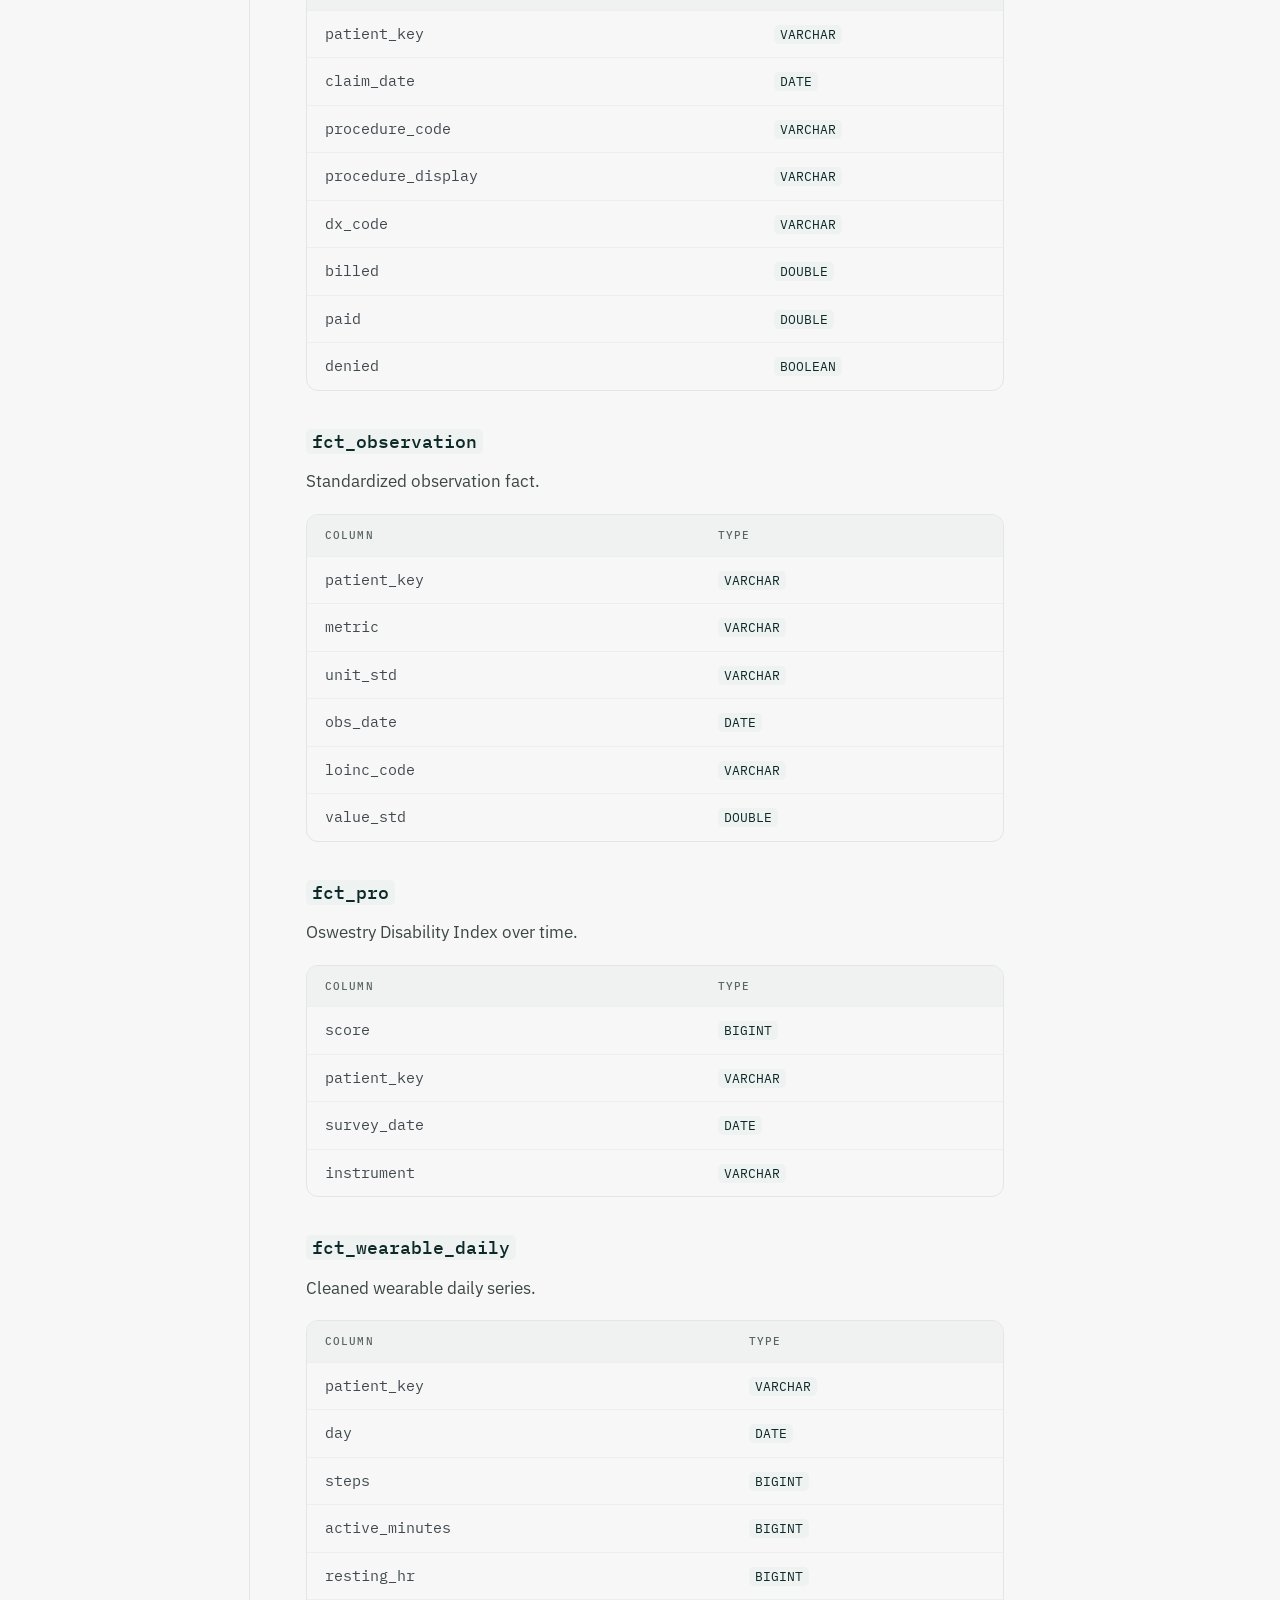
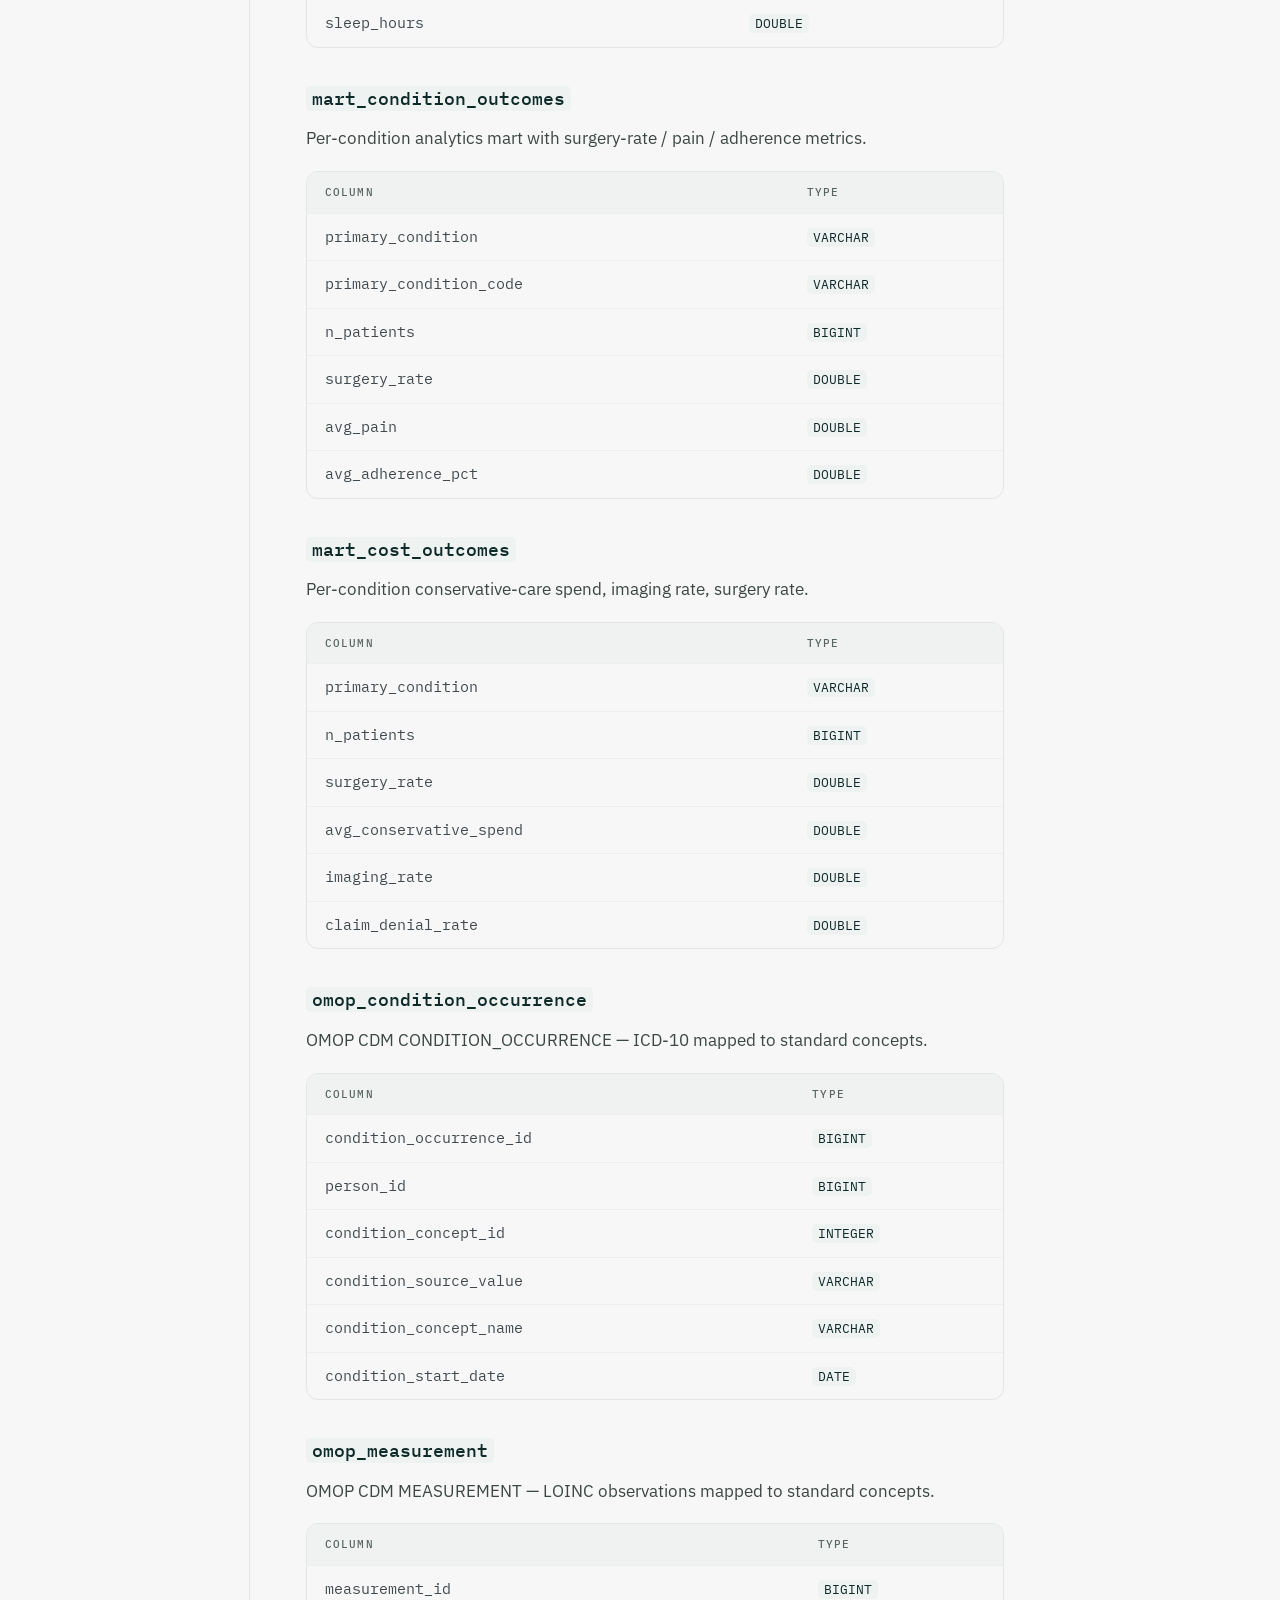
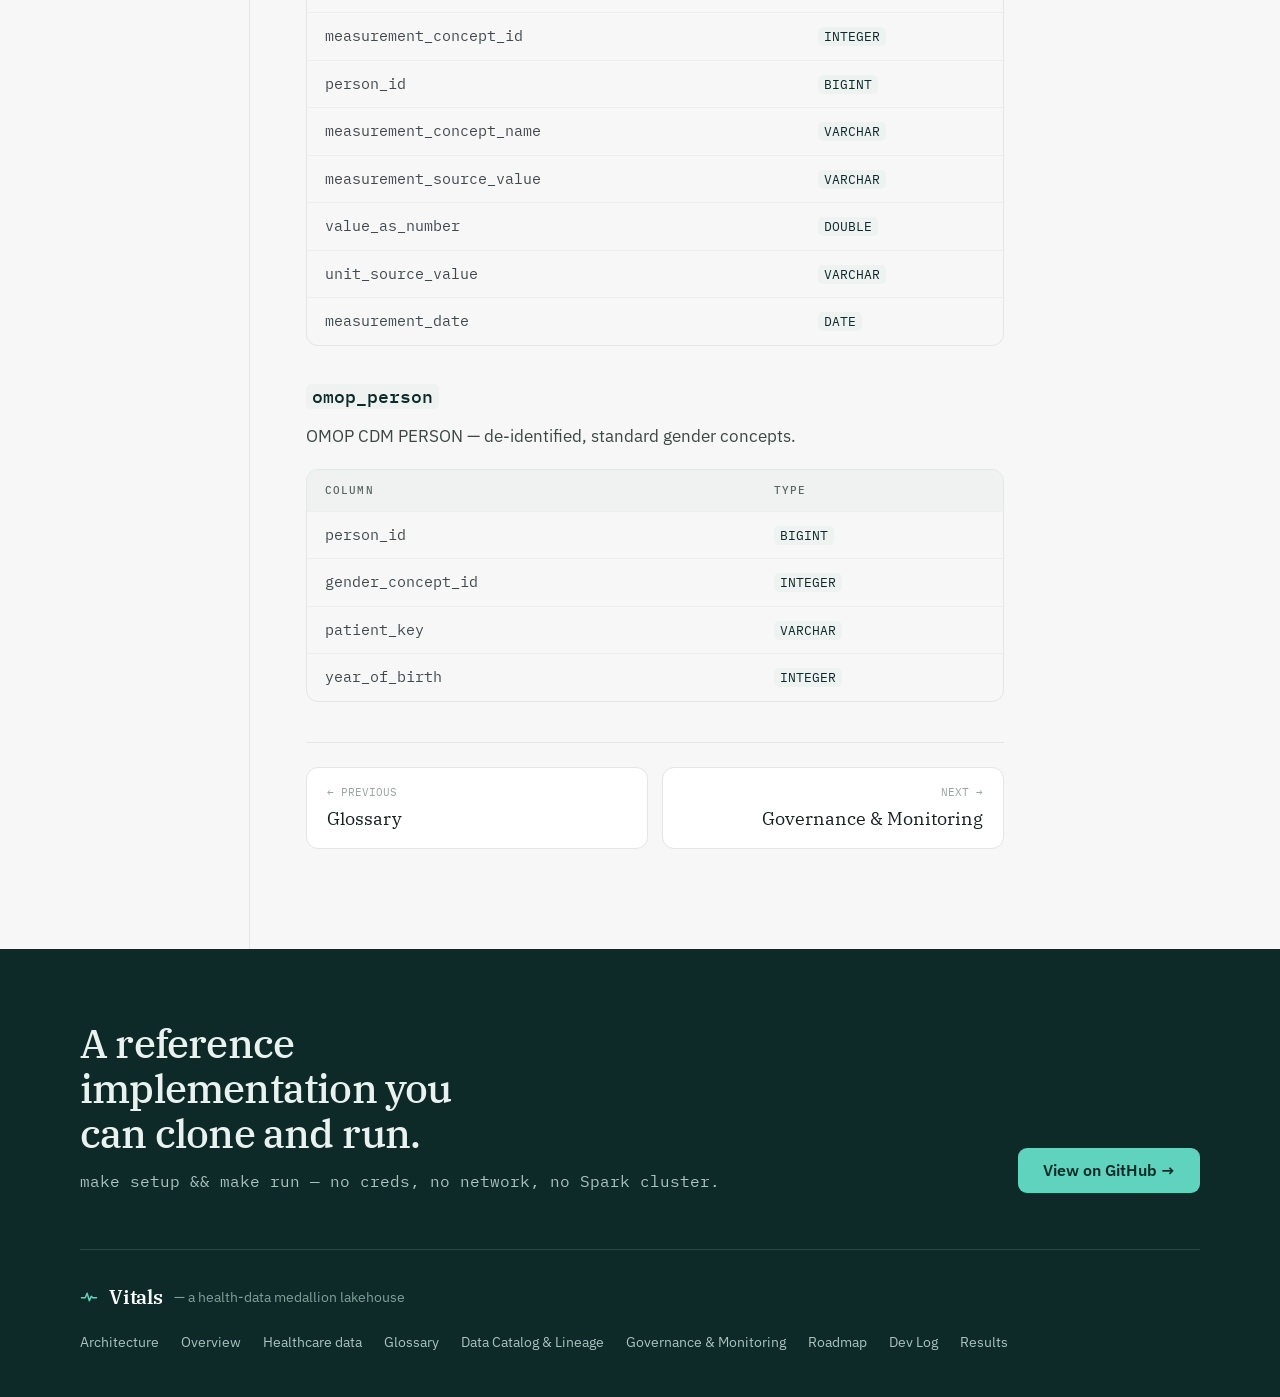
<file: website/redesign/catalog.html>
<!DOCTYPE html><html lang="en" class="no-js"><head><meta charset="utf-8"><meta name="viewport" content="width=device-width,initial-scale=1"><title>Data Catalog & Lineage · Vitals</title><meta name="description" content="Auto-generated lineage graph and per-column data dictionary from dbt."><link rel="preconnect" href="https://fonts.googleapis.com"><link rel="preconnect" href="https://fonts.gstatic.com" crossorigin><link href="https://fonts.googleapis.com/css2?family=IBM+Plex+Serif:ital,wght@0,400;0,500;0,600;1,400&family=IBM+Plex+Sans:wght@400;500;600&family=IBM+Plex+Mono:wght@400;500&display=swap" rel="stylesheet"><link rel="stylesheet" href="assets/style.css"></head><body><nav class="nav"><a class="brand" href="index.html"><span class="brand-mark"><svg width="19" height="19" viewBox="0 0 24 24" fill="none" stroke="#5FD3BE" stroke-width="2" stroke-linecap="round" stroke-linejoin="round"><polyline points="2,13 7,13 9.5,7 12.5,17 15,11 17,13 22,13"/></svg></span><span class="brand-name">Vitals</span></a><div class="nav-links"><a href="architecture.html">Architecture</a><a href="concepts.html">Concepts</a><a href="results.html">Results</a><a href="dev-log.html">Dev Log</a></div><div class="nav-right"><a class="btn btn-dark btn-sm" href="https://github.com/joaoblasques/vitals"><svg width="15" height="15" viewBox="0 0 16 16" fill="currentColor"><path d="M8 0C3.58 0 0 3.58 0 8c0 3.54 2.29 6.53 5.47 7.59.4.07.55-.17.55-.38 0-.19-.01-.82-.01-1.49-2.01.37-2.53-.49-2.69-.94-.09-.23-.48-.94-.82-1.13-.28-.15-.68-.52-.01-.53.63-.01 1.08.58 1.23.82.72 1.21 1.87.87 2.33.66.07-.52.28-.87.51-1.07-1.78-.2-3.64-.89-3.64-3.95 0-.87.31-1.59.82-2.15-.08-.2-.36-1.02.08-2.12 0 0 .67-.21 2.2.82.64-.18 1.32-.27 2-.27.68 0 1.36.09 2 .27 1.53-1.04 2.2-.82 2.2-.82.44 1.1.16 1.92.08 2.12.51.56.82 1.27.82 2.15 0 3.07-1.87 3.75-3.65 3.95.29.25.54.73.54 1.48 0 1.07-.01 1.93-.01 2.2 0 .21.15.46.55.38A8.01 8.01 0 0016 8c0-4.42-3.58-8-8-8z"/></svg> GitHub</a><button class="hamburger" aria-label="Menu"><svg width="18" height="18" viewBox="0 0 24 24" fill="none" stroke="#16211F" stroke-width="2" stroke-linecap="round"><path d="M3 6h18M3 12h18M3 18h18"/></svg></button></div></nav><div class="doc-grid"><aside class="doc-side"><div class="doc-side-inner"><div class="side-group"><div class="lbl">Overview</div><div class="side-links"><a class="" href="index.html">Home</a><a class="" href="architecture.html">Architecture</a></div></div><div class="side-group"><div class="lbl">Concepts</div><div class="side-links"><a class="" href="concepts.html">Overview</a><a class="" href="healthcare-data.html">Healthcare data</a><a class="" href="glossary.html">Glossary</a></div></div><div class="side-group"><div class="lbl">Reference</div><div class="side-links"><a class="active" href="catalog.html">Data Catalog & Lineage</a><a class="" href="governance.html">Governance & Monitoring</a><a class="" href="roadmap.html">Roadmap</a><a class="" href="dev-log.html">Dev Log</a><a class="" href="results.html">Results</a></div></div></div></aside><main class="prose"><div class="crumb">Vitals&nbsp; / &nbsp;<span class="here">Data Catalog & Lineage</span></div><h1 id="catalog">Data Catalog &amp; Lineage</h1><p class="intro">Auto-generated from dbt's <code>manifest.json</code> + <code>catalog.json</code> (<code>python -m vitals.catalog</code>). Regenerated whenever the models change, so documentation can't drift from the code.</p><h2 id="lineage">Lineage</h2><div class="lineage"><div class="lin-col"><div class="lbl">Sources</div><div class="lin-node src">claim</div><div class="lin-node src">condition</div><div class="lin-node src">note</div><div class="lin-node src">observation</div><div class="lin-node src">patient</div><div class="lin-node src">pro</div><div class="lin-node src">target</div><div class="lin-node src">wearable_daily</div></div><div class="lin-arrow">→</div><div class="lin-col"><div class="lbl">Staging &amp; facts</div><div class="lin-node mid">dim_patient</div><div class="lin-node mid">fct_claim</div><div class="lin-node mid">fct_observation</div><div class="lin-node mid">fct_pro</div><div class="lin-node mid">fct_wearable_daily</div><div class="lin-node mid">omop_person</div></div><div class="lin-arrow">→</div><div class="lin-col"><div class="lbl">Marts &amp; OMOP</div><div class="lin-node out">mart_condition_outcomes</div><div class="lin-node out">mart_cost_outcomes</div><div class="lin-node out">omop_condition_occurrence</div><div class="lin-node out">omop_measurement</div></div></div><p class="mono-note" style="margin-bottom:36px">10 models · 17 edges — the full graph regenerates from dbt's manifest on every model change.</p><h2 id="tables">Tables</h2><h3 id="dim_patient"><code>dim_patient</code></h3><p>Conformed patient dimension (de-identified) with primary condition + target.</p><div class="tbl-wrap"><table class="tbl"><thead><tr><th class="">Column</th><th class="">Type</th></tr></thead><tbody><tr><td class="m">patient_key</td><td class=""><code>VARCHAR</code></td></tr><tr><td class="m">surgery_90d</td><td class=""><code>INTEGER</code></td></tr><tr><td class="m">gender</td><td class=""><code>VARCHAR</code></td></tr><tr><td class="m">age</td><td class=""><code>INTEGER</code></td></tr><tr><td class="m">primary_condition_code</td><td class=""><code>VARCHAR</code></td></tr><tr><td class="m">primary_condition</td><td class=""><code>VARCHAR</code></td></tr></tbody></table></div><h3 id="fct_claim"><code>fct_claim</code></h3><p>Conservative-care claim fact (leakage-free).</p><div class="tbl-wrap"><table class="tbl"><thead><tr><th class="">Column</th><th class="">Type</th></tr></thead><tbody><tr><td class="m">patient_key</td><td class=""><code>VARCHAR</code></td></tr><tr><td class="m">claim_date</td><td class=""><code>DATE</code></td></tr><tr><td class="m">procedure_code</td><td class=""><code>VARCHAR</code></td></tr><tr><td class="m">procedure_display</td><td class=""><code>VARCHAR</code></td></tr><tr><td class="m">dx_code</td><td class=""><code>VARCHAR</code></td></tr><tr><td class="m">billed</td><td class=""><code>DOUBLE</code></td></tr><tr><td class="m">paid</td><td class=""><code>DOUBLE</code></td></tr><tr><td class="m">denied</td><td class=""><code>BOOLEAN</code></td></tr></tbody></table></div><h3 id="fct_observation"><code>fct_observation</code></h3><p>Standardized observation fact.</p><div class="tbl-wrap"><table class="tbl"><thead><tr><th class="">Column</th><th class="">Type</th></tr></thead><tbody><tr><td class="m">patient_key</td><td class=""><code>VARCHAR</code></td></tr><tr><td class="m">metric</td><td class=""><code>VARCHAR</code></td></tr><tr><td class="m">unit_std</td><td class=""><code>VARCHAR</code></td></tr><tr><td class="m">obs_date</td><td class=""><code>DATE</code></td></tr><tr><td class="m">loinc_code</td><td class=""><code>VARCHAR</code></td></tr><tr><td class="m">value_std</td><td class=""><code>DOUBLE</code></td></tr></tbody></table></div><h3 id="fct_pro"><code>fct_pro</code></h3><p>Oswestry Disability Index over time.</p><div class="tbl-wrap"><table class="tbl"><thead><tr><th class="">Column</th><th class="">Type</th></tr></thead><tbody><tr><td class="m">score</td><td class=""><code>BIGINT</code></td></tr><tr><td class="m">patient_key</td><td class=""><code>VARCHAR</code></td></tr><tr><td class="m">survey_date</td><td class=""><code>DATE</code></td></tr><tr><td class="m">instrument</td><td class=""><code>VARCHAR</code></td></tr></tbody></table></div><h3 id="fct_wearable_daily"><code>fct_wearable_daily</code></h3><p>Cleaned wearable daily series.</p><div class="tbl-wrap"><table class="tbl"><thead><tr><th class="">Column</th><th class="">Type</th></tr></thead><tbody><tr><td class="m">patient_key</td><td class=""><code>VARCHAR</code></td></tr><tr><td class="m">day</td><td class=""><code>DATE</code></td></tr><tr><td class="m">steps</td><td class=""><code>BIGINT</code></td></tr><tr><td class="m">active_minutes</td><td class=""><code>BIGINT</code></td></tr><tr><td class="m">resting_hr</td><td class=""><code>BIGINT</code></td></tr><tr><td class="m">sleep_hours</td><td class=""><code>DOUBLE</code></td></tr></tbody></table></div><h3 id="mart_condition_outcomes"><code>mart_condition_outcomes</code></h3><p>Per-condition analytics mart with surgery-rate / pain / adherence metrics.</p><div class="tbl-wrap"><table class="tbl"><thead><tr><th class="">Column</th><th class="">Type</th></tr></thead><tbody><tr><td class="m">primary_condition</td><td class=""><code>VARCHAR</code></td></tr><tr><td class="m">primary_condition_code</td><td class=""><code>VARCHAR</code></td></tr><tr><td class="m">n_patients</td><td class=""><code>BIGINT</code></td></tr><tr><td class="m">surgery_rate</td><td class=""><code>DOUBLE</code></td></tr><tr><td class="m">avg_pain</td><td class=""><code>DOUBLE</code></td></tr><tr><td class="m">avg_adherence_pct</td><td class=""><code>DOUBLE</code></td></tr></tbody></table></div><h3 id="mart_cost_outcomes"><code>mart_cost_outcomes</code></h3><p>Per-condition conservative-care spend, imaging rate, surgery rate.</p><div class="tbl-wrap"><table class="tbl"><thead><tr><th class="">Column</th><th class="">Type</th></tr></thead><tbody><tr><td class="m">primary_condition</td><td class=""><code>VARCHAR</code></td></tr><tr><td class="m">n_patients</td><td class=""><code>BIGINT</code></td></tr><tr><td class="m">surgery_rate</td><td class=""><code>DOUBLE</code></td></tr><tr><td class="m">avg_conservative_spend</td><td class=""><code>DOUBLE</code></td></tr><tr><td class="m">imaging_rate</td><td class=""><code>DOUBLE</code></td></tr><tr><td class="m">claim_denial_rate</td><td class=""><code>DOUBLE</code></td></tr></tbody></table></div><h3 id="omop_condition_occurrence"><code>omop_condition_occurrence</code></h3><p>OMOP CDM CONDITION_OCCURRENCE — ICD-10 mapped to standard concepts.</p><div class="tbl-wrap"><table class="tbl"><thead><tr><th class="">Column</th><th class="">Type</th></tr></thead><tbody><tr><td class="m">condition_occurrence_id</td><td class=""><code>BIGINT</code></td></tr><tr><td class="m">person_id</td><td class=""><code>BIGINT</code></td></tr><tr><td class="m">condition_concept_id</td><td class=""><code>INTEGER</code></td></tr><tr><td class="m">condition_source_value</td><td class=""><code>VARCHAR</code></td></tr><tr><td class="m">condition_concept_name</td><td class=""><code>VARCHAR</code></td></tr><tr><td class="m">condition_start_date</td><td class=""><code>DATE</code></td></tr></tbody></table></div><h3 id="omop_measurement"><code>omop_measurement</code></h3><p>OMOP CDM MEASUREMENT — LOINC observations mapped to standard concepts.</p><div class="tbl-wrap"><table class="tbl"><thead><tr><th class="">Column</th><th class="">Type</th></tr></thead><tbody><tr><td class="m">measurement_id</td><td class=""><code>BIGINT</code></td></tr><tr><td class="m">measurement_concept_id</td><td class=""><code>INTEGER</code></td></tr><tr><td class="m">person_id</td><td class=""><code>BIGINT</code></td></tr><tr><td class="m">measurement_concept_name</td><td class=""><code>VARCHAR</code></td></tr><tr><td class="m">measurement_source_value</td><td class=""><code>VARCHAR</code></td></tr><tr><td class="m">value_as_number</td><td class=""><code>DOUBLE</code></td></tr><tr><td class="m">unit_source_value</td><td class=""><code>VARCHAR</code></td></tr><tr><td class="m">measurement_date</td><td class=""><code>DATE</code></td></tr></tbody></table></div><h3 id="omop_person"><code>omop_person</code></h3><p>OMOP CDM PERSON — de-identified, standard gender concepts.</p><div class="tbl-wrap"><table class="tbl"><thead><tr><th class="">Column</th><th class="">Type</th></tr></thead><tbody><tr><td class="m">person_id</td><td class=""><code>BIGINT</code></td></tr><tr><td class="m">gender_concept_id</td><td class=""><code>INTEGER</code></td></tr><tr><td class="m">patient_key</td><td class=""><code>VARCHAR</code></td></tr><tr><td class="m">year_of_birth</td><td class=""><code>INTEGER</code></td></tr></tbody></table></div><div class="pager"><a href="glossary.html"><div class="dir">← PREVIOUS</div><div class="ttl">Glossary</div></a><a class="next" href="governance.html"><div class="dir">NEXT →</div><div class="ttl">Governance & Monitoring</div></a></div></main><aside class="doc-toc"><div class="doc-toc-inner"><div class="lbl">On this page</div><div class="toc-links"><a href="#lineage">Lineage</a><a href="#tables">Tables</a></div></div></aside></div><footer class="footer"><div class="container"><div class="footer-top" data-reveal><div><h2>A reference implementation you can clone and run.</h2><p class="mono">make setup &amp;&amp; make run — no creds, no network, no Spark cluster.</p></div><a class="btn btn-mint btn-lg" href="https://github.com/joaoblasques/vitals">View on GitHub →</a></div><div class="footer-bottom"><div style="display:flex;align-items:center;gap:11px"><svg width="18" height="18" viewBox="0 0 24 24" fill="none" stroke="#5FD3BE" stroke-width="2" stroke-linecap="round" stroke-linejoin="round"><polyline points="2,13 7,13 9.5,7 12.5,17 15,11 17,13 22,13"/></svg><span class="brand-name">Vitals</span><span style="font-size:13.5px;color:#7FA099">— a health-data medallion lakehouse</span></div><div class="footer-links"><a href="architecture.html">Architecture</a><a href="concepts.html">Overview</a><a href="healthcare-data.html">Healthcare data</a><a href="glossary.html">Glossary</a><a href="catalog.html">Data Catalog & Lineage</a><a href="governance.html">Governance & Monitoring</a><a href="roadmap.html">Roadmap</a><a href="dev-log.html">Dev Log</a><a href="results.html">Results</a></div></div></div></footer><script src="assets/app.js"></script></body></html>
</file>
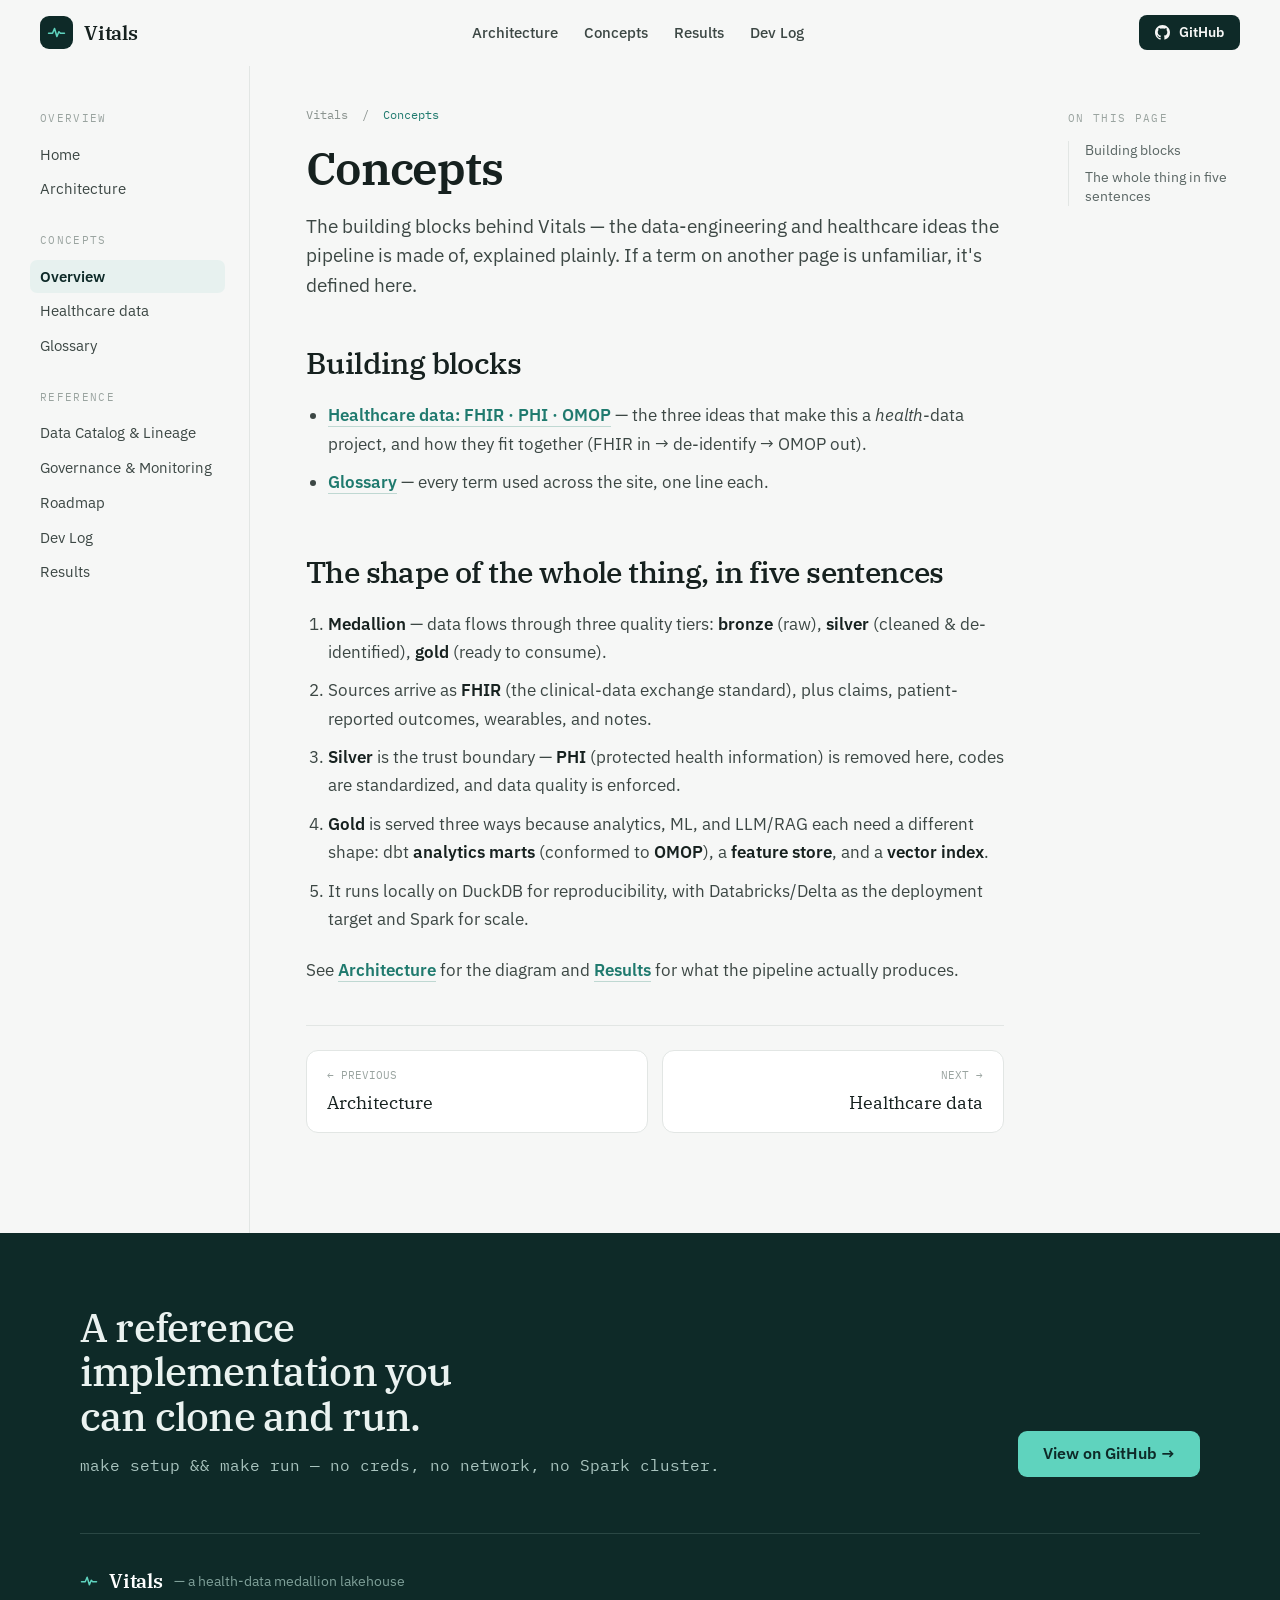
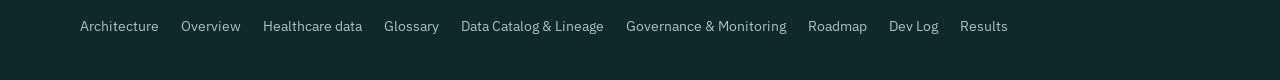
<file: website/redesign/concepts.html>
<!DOCTYPE html><html lang="en" class="no-js"><head><meta charset="utf-8"><meta name="viewport" content="width=device-width,initial-scale=1"><title>Concepts · Vitals</title><meta name="description" content="The data-engineering and healthcare ideas the Vitals pipeline is made of."><link rel="preconnect" href="https://fonts.googleapis.com"><link rel="preconnect" href="https://fonts.gstatic.com" crossorigin><link href="https://fonts.googleapis.com/css2?family=IBM+Plex+Serif:ital,wght@0,400;0,500;0,600;1,400&family=IBM+Plex+Sans:wght@400;500;600&family=IBM+Plex+Mono:wght@400;500&display=swap" rel="stylesheet"><link rel="stylesheet" href="assets/style.css"></head><body><nav class="nav"><a class="brand" href="index.html"><span class="brand-mark"><svg width="19" height="19" viewBox="0 0 24 24" fill="none" stroke="#5FD3BE" stroke-width="2" stroke-linecap="round" stroke-linejoin="round"><polyline points="2,13 7,13 9.5,7 12.5,17 15,11 17,13 22,13"/></svg></span><span class="brand-name">Vitals</span></a><div class="nav-links"><a href="architecture.html">Architecture</a><a href="concepts.html">Concepts</a><a href="results.html">Results</a><a href="dev-log.html">Dev Log</a></div><div class="nav-right"><a class="btn btn-dark btn-sm" href="https://github.com/joaoblasques/vitals"><svg width="15" height="15" viewBox="0 0 16 16" fill="currentColor"><path d="M8 0C3.58 0 0 3.58 0 8c0 3.54 2.29 6.53 5.47 7.59.4.07.55-.17.55-.38 0-.19-.01-.82-.01-1.49-2.01.37-2.53-.49-2.69-.94-.09-.23-.48-.94-.82-1.13-.28-.15-.68-.52-.01-.53.63-.01 1.08.58 1.23.82.72 1.21 1.87.87 2.33.66.07-.52.28-.87.51-1.07-1.78-.2-3.64-.89-3.64-3.95 0-.87.31-1.59.82-2.15-.08-.2-.36-1.02.08-2.12 0 0 .67-.21 2.2.82.64-.18 1.32-.27 2-.27.68 0 1.36.09 2 .27 1.53-1.04 2.2-.82 2.2-.82.44 1.1.16 1.92.08 2.12.51.56.82 1.27.82 2.15 0 3.07-1.87 3.75-3.65 3.95.29.25.54.73.54 1.48 0 1.07-.01 1.93-.01 2.2 0 .21.15.46.55.38A8.01 8.01 0 0016 8c0-4.42-3.58-8-8-8z"/></svg> GitHub</a><button class="hamburger" aria-label="Menu"><svg width="18" height="18" viewBox="0 0 24 24" fill="none" stroke="#16211F" stroke-width="2" stroke-linecap="round"><path d="M3 6h18M3 12h18M3 18h18"/></svg></button></div></nav><div class="doc-grid"><aside class="doc-side"><div class="doc-side-inner"><div class="side-group"><div class="lbl">Overview</div><div class="side-links"><a class="" href="index.html">Home</a><a class="" href="architecture.html">Architecture</a></div></div><div class="side-group"><div class="lbl">Concepts</div><div class="side-links"><a class="active" href="concepts.html">Overview</a><a class="" href="healthcare-data.html">Healthcare data</a><a class="" href="glossary.html">Glossary</a></div></div><div class="side-group"><div class="lbl">Reference</div><div class="side-links"><a class="" href="catalog.html">Data Catalog & Lineage</a><a class="" href="governance.html">Governance & Monitoring</a><a class="" href="roadmap.html">Roadmap</a><a class="" href="dev-log.html">Dev Log</a><a class="" href="results.html">Results</a></div></div></div></aside><main class="prose"><div class="crumb">Vitals&nbsp; / &nbsp;<span class="here">Concepts</span></div><h1 id="concepts">Concepts</h1><p class="intro">The building blocks behind Vitals — the data-engineering and healthcare ideas the pipeline is made of, explained plainly. If a term on another page is unfamiliar, it's defined here.</p><h2 id="blocks">Building blocks</h2><ul><li><strong><a href="healthcare-data.html">Healthcare data: FHIR · PHI · OMOP</a></strong> — the three ideas that make this a <em>health</em>-data project, and how they fit together (FHIR in → de-identify → OMOP out).</li><li><strong><a href="glossary.html">Glossary</a></strong> — every term used across the site, one line each.</li></ul><h2 id="five">The shape of the whole thing, in five sentences</h2><ol><li><strong>Medallion</strong> — data flows through three quality tiers: <strong>bronze</strong> (raw), <strong>silver</strong> (cleaned &amp; de-identified), <strong>gold</strong> (ready to consume).</li><li>Sources arrive as <strong>FHIR</strong> (the clinical-data exchange standard), plus claims, patient-reported outcomes, wearables, and notes.</li><li><strong>Silver</strong> is the trust boundary — <strong>PHI</strong> (protected health information) is removed here, codes are standardized, and data quality is enforced.</li><li><strong>Gold</strong> is served three ways because analytics, ML, and LLM/RAG each need a different shape: dbt <strong>analytics marts</strong> (conformed to <strong>OMOP</strong>), a <strong>feature store</strong>, and a <strong>vector index</strong>.</li><li>It runs locally on DuckDB for reproducibility, with Databricks/Delta as the deployment target and Spark for scale.</li></ol><p>See <strong><a href="architecture.html">Architecture</a></strong> for the diagram and <strong><a href="results.html">Results</a></strong> for what the pipeline actually produces.</p><div class="pager"><a href="architecture.html"><div class="dir">← PREVIOUS</div><div class="ttl">Architecture</div></a><a class="next" href="healthcare-data.html"><div class="dir">NEXT →</div><div class="ttl">Healthcare data</div></a></div></main><aside class="doc-toc"><div class="doc-toc-inner"><div class="lbl">On this page</div><div class="toc-links"><a href="#blocks">Building blocks</a><a href="#five">The whole thing in five sentences</a></div></div></aside></div><footer class="footer"><div class="container"><div class="footer-top" data-reveal><div><h2>A reference implementation you can clone and run.</h2><p class="mono">make setup &amp;&amp; make run — no creds, no network, no Spark cluster.</p></div><a class="btn btn-mint btn-lg" href="https://github.com/joaoblasques/vitals">View on GitHub →</a></div><div class="footer-bottom"><div style="display:flex;align-items:center;gap:11px"><svg width="18" height="18" viewBox="0 0 24 24" fill="none" stroke="#5FD3BE" stroke-width="2" stroke-linecap="round" stroke-linejoin="round"><polyline points="2,13 7,13 9.5,7 12.5,17 15,11 17,13 22,13"/></svg><span class="brand-name">Vitals</span><span style="font-size:13.5px;color:#7FA099">— a health-data medallion lakehouse</span></div><div class="footer-links"><a href="architecture.html">Architecture</a><a href="concepts.html">Overview</a><a href="healthcare-data.html">Healthcare data</a><a href="glossary.html">Glossary</a><a href="catalog.html">Data Catalog & Lineage</a><a href="governance.html">Governance & Monitoring</a><a href="roadmap.html">Roadmap</a><a href="dev-log.html">Dev Log</a><a href="results.html">Results</a></div></div></div></footer><script src="assets/app.js"></script></body></html>
</file>
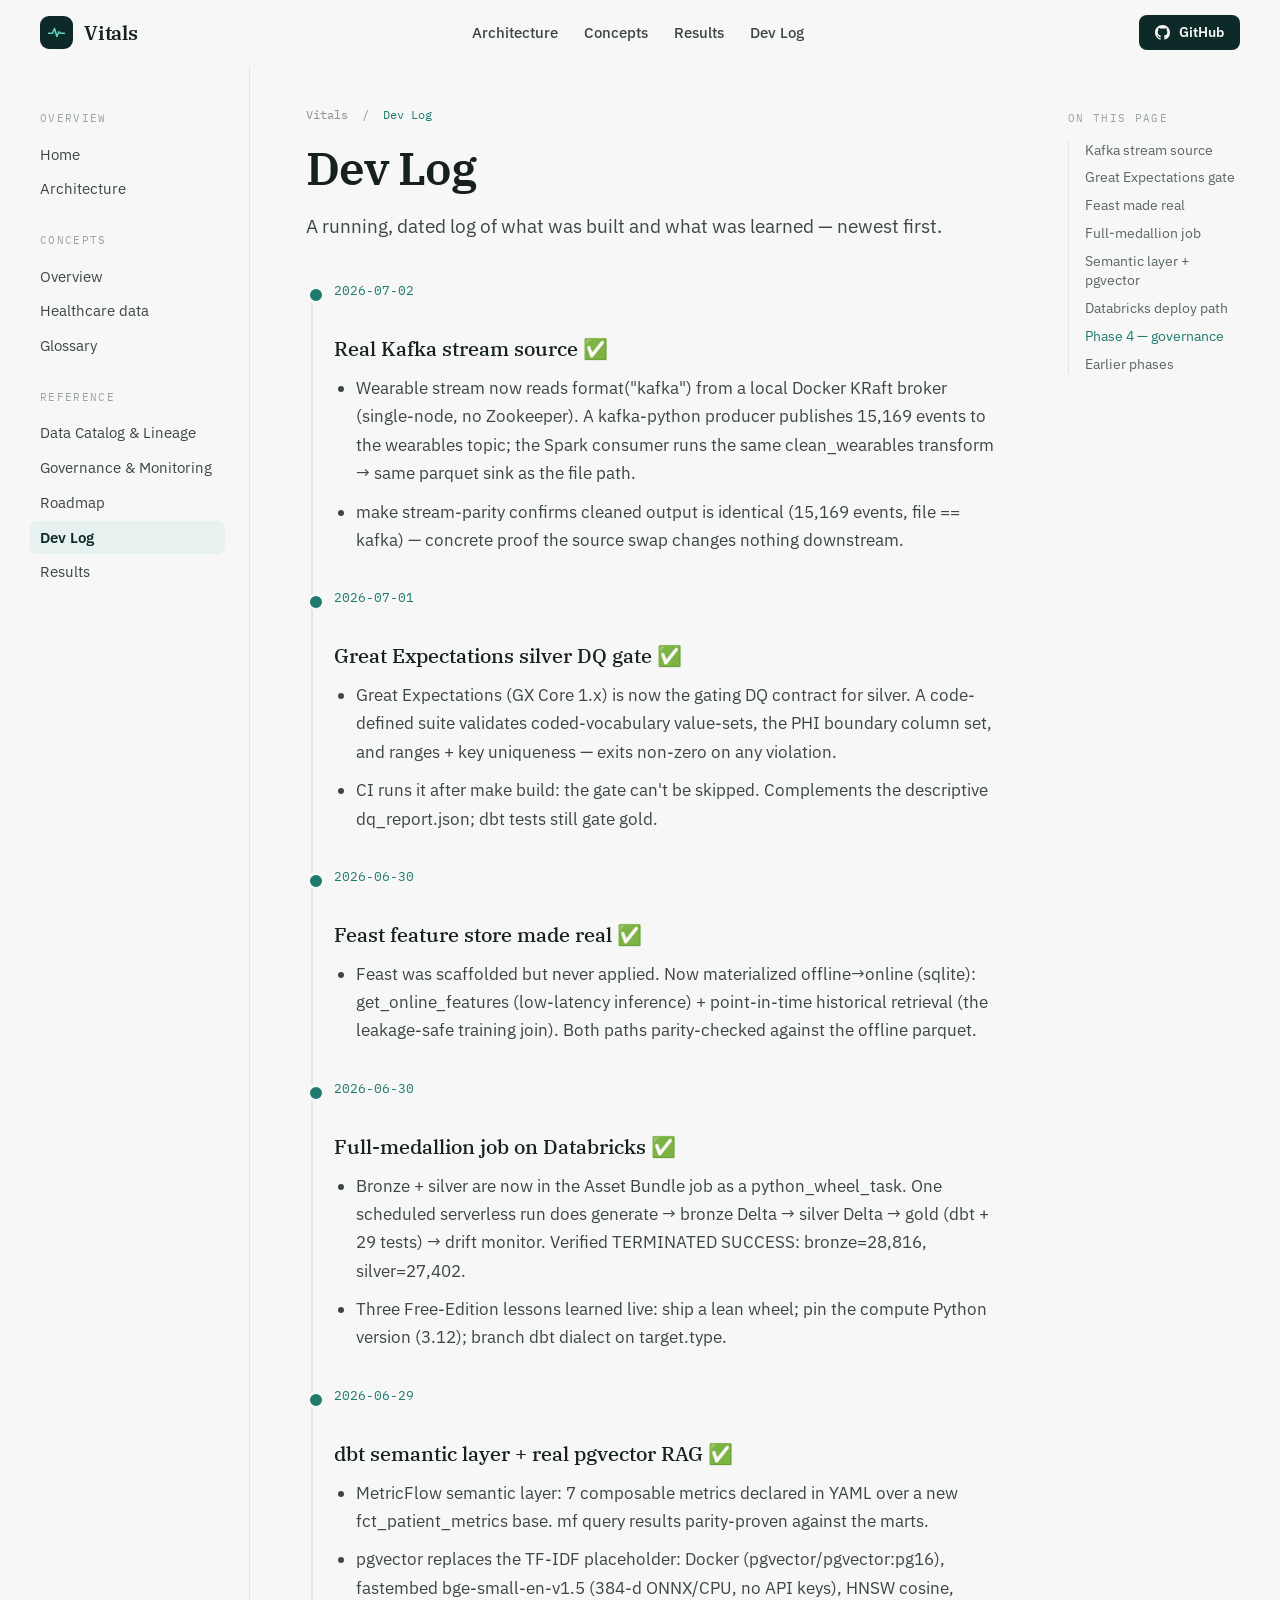
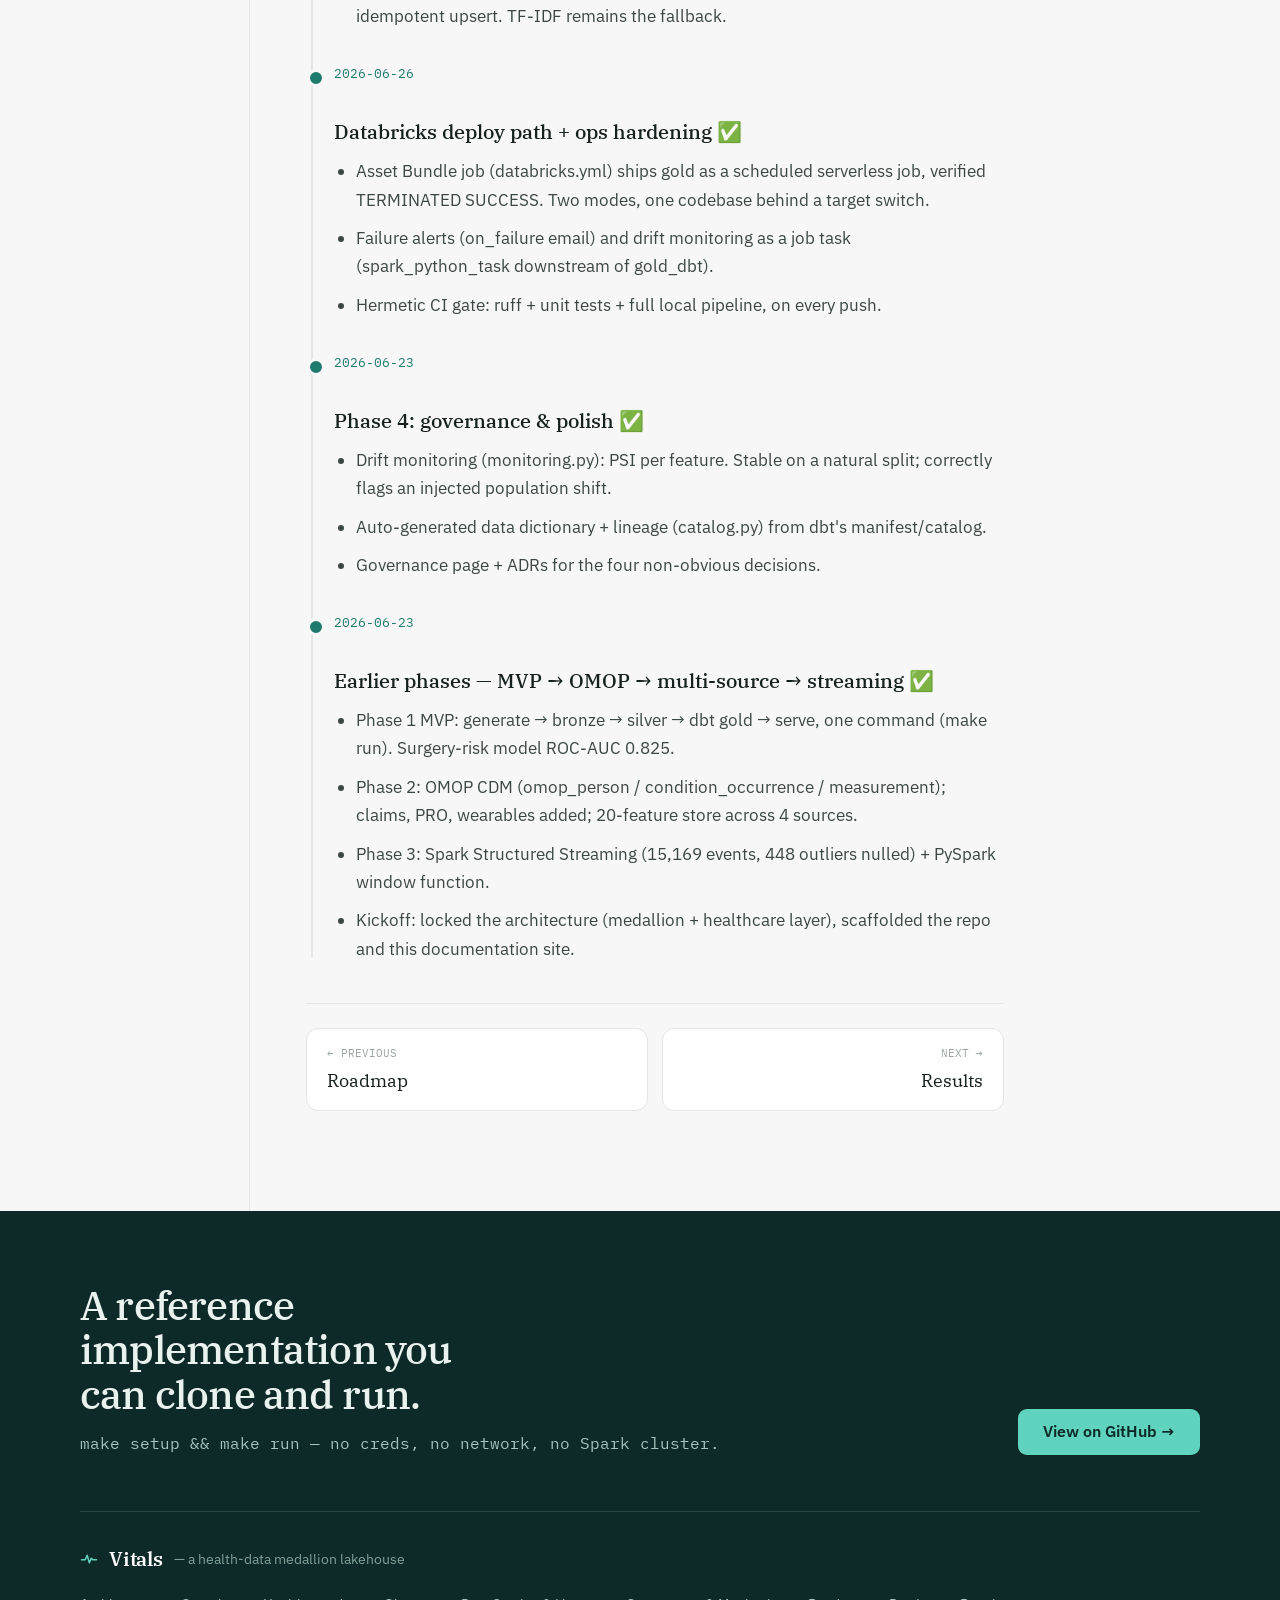
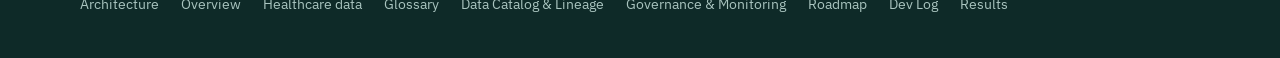
<file: website/redesign/dev-log.html>
<!DOCTYPE html><html lang="en" class="no-js"><head><meta charset="utf-8"><meta name="viewport" content="width=device-width,initial-scale=1"><title>Dev Log · Vitals</title><meta name="description" content="A running, dated log of what was built and learned — newest first."><link rel="preconnect" href="https://fonts.googleapis.com"><link rel="preconnect" href="https://fonts.gstatic.com" crossorigin><link href="https://fonts.googleapis.com/css2?family=IBM+Plex+Serif:ital,wght@0,400;0,500;0,600;1,400&family=IBM+Plex+Sans:wght@400;500;600&family=IBM+Plex+Mono:wght@400;500&display=swap" rel="stylesheet"><link rel="stylesheet" href="assets/style.css"></head><body><nav class="nav"><a class="brand" href="index.html"><span class="brand-mark"><svg width="19" height="19" viewBox="0 0 24 24" fill="none" stroke="#5FD3BE" stroke-width="2" stroke-linecap="round" stroke-linejoin="round"><polyline points="2,13 7,13 9.5,7 12.5,17 15,11 17,13 22,13"/></svg></span><span class="brand-name">Vitals</span></a><div class="nav-links"><a href="architecture.html">Architecture</a><a href="concepts.html">Concepts</a><a href="results.html">Results</a><a href="dev-log.html">Dev Log</a></div><div class="nav-right"><a class="btn btn-dark btn-sm" href="https://github.com/joaoblasques/vitals"><svg width="15" height="15" viewBox="0 0 16 16" fill="currentColor"><path d="M8 0C3.58 0 0 3.58 0 8c0 3.54 2.29 6.53 5.47 7.59.4.07.55-.17.55-.38 0-.19-.01-.82-.01-1.49-2.01.37-2.53-.49-2.69-.94-.09-.23-.48-.94-.82-1.13-.28-.15-.68-.52-.01-.53.63-.01 1.08.58 1.23.82.72 1.21 1.87.87 2.33.66.07-.52.28-.87.51-1.07-1.78-.2-3.64-.89-3.64-3.95 0-.87.31-1.59.82-2.15-.08-.2-.36-1.02.08-2.12 0 0 .67-.21 2.2.82.64-.18 1.32-.27 2-.27.68 0 1.36.09 2 .27 1.53-1.04 2.2-.82 2.2-.82.44 1.1.16 1.92.08 2.12.51.56.82 1.27.82 2.15 0 3.07-1.87 3.75-3.65 3.95.29.25.54.73.54 1.48 0 1.07-.01 1.93-.01 2.2 0 .21.15.46.55.38A8.01 8.01 0 0016 8c0-4.42-3.58-8-8-8z"/></svg> GitHub</a><button class="hamburger" aria-label="Menu"><svg width="18" height="18" viewBox="0 0 24 24" fill="none" stroke="#16211F" stroke-width="2" stroke-linecap="round"><path d="M3 6h18M3 12h18M3 18h18"/></svg></button></div></nav><div class="doc-grid"><aside class="doc-side"><div class="doc-side-inner"><div class="side-group"><div class="lbl">Overview</div><div class="side-links"><a class="" href="index.html">Home</a><a class="" href="architecture.html">Architecture</a></div></div><div class="side-group"><div class="lbl">Concepts</div><div class="side-links"><a class="" href="concepts.html">Overview</a><a class="" href="healthcare-data.html">Healthcare data</a><a class="" href="glossary.html">Glossary</a></div></div><div class="side-group"><div class="lbl">Reference</div><div class="side-links"><a class="" href="catalog.html">Data Catalog & Lineage</a><a class="" href="governance.html">Governance & Monitoring</a><a class="" href="roadmap.html">Roadmap</a><a class="active" href="dev-log.html">Dev Log</a><a class="" href="results.html">Results</a></div></div></div></aside><main class="prose"><div class="crumb">Vitals&nbsp; / &nbsp;<span class="here">Dev Log</span></div><h1 id="devlog">Dev Log</h1><p class="intro">A running, dated log of what was built and what was learned — newest first.</p><div class="timeline"><div id="e1"></div><div class="tl-item"><div class="tl-date">2026-07-02</div><h3>Real Kafka stream source ✅</h3><ul><li>Wearable stream now reads format("kafka") from a local Docker KRaft broker (single-node, no Zookeeper). A kafka-python producer publishes 15,169 events to the wearables topic; the Spark consumer runs the same clean_wearables transform → same parquet sink as the file path.</li><li>make stream-parity confirms cleaned output is identical (15,169 events, file == kafka) — concrete proof the source swap changes nothing downstream.</li></ul></div><div id="e2"></div><div class="tl-item"><div class="tl-date">2026-07-01</div><h3>Great Expectations silver DQ gate ✅</h3><ul><li>Great Expectations (GX Core 1.x) is now the gating DQ contract for silver. A code-defined suite validates coded-vocabulary value-sets, the PHI boundary column set, and ranges + key uniqueness — exits non-zero on any violation.</li><li>CI runs it after make build: the gate can't be skipped. Complements the descriptive dq_report.json; dbt tests still gate gold.</li></ul></div><div id="e3"></div><div class="tl-item"><div class="tl-date">2026-06-30</div><h3>Feast feature store made real ✅</h3><ul><li>Feast was scaffolded but never applied. Now materialized offline→online (sqlite): get_online_features (low-latency inference) + point-in-time historical retrieval (the leakage-safe training join). Both paths parity-checked against the offline parquet.</li></ul></div><div id="e4"></div><div class="tl-item"><div class="tl-date">2026-06-30</div><h3>Full-medallion job on Databricks ✅</h3><ul><li>Bronze + silver are now in the Asset Bundle job as a python_wheel_task. One scheduled serverless run does generate → bronze Delta → silver Delta → gold (dbt + 29 tests) → drift monitor. Verified TERMINATED SUCCESS: bronze=28,816, silver=27,402.</li><li>Three Free-Edition lessons learned live: ship a lean wheel; pin the compute Python version (3.12); branch dbt dialect on target.type.</li></ul></div><div id="e5"></div><div class="tl-item"><div class="tl-date">2026-06-29</div><h3>dbt semantic layer + real pgvector RAG ✅</h3><ul><li>MetricFlow semantic layer: 7 composable metrics declared in YAML over a new fct_patient_metrics base. mf query results parity-proven against the marts.</li><li>pgvector replaces the TF-IDF placeholder: Docker (pgvector/pgvector:pg16), fastembed bge-small-en-v1.5 (384-d ONNX/CPU, no API keys), HNSW cosine, idempotent upsert. TF-IDF remains the fallback.</li></ul></div><div id="e6"></div><div class="tl-item"><div class="tl-date">2026-06-26</div><h3>Databricks deploy path + ops hardening ✅</h3><ul><li>Asset Bundle job (databricks.yml) ships gold as a scheduled serverless job, verified TERMINATED SUCCESS. Two modes, one codebase behind a target switch.</li><li>Failure alerts (on_failure email) and drift monitoring as a job task (spark_python_task downstream of gold_dbt).</li><li>Hermetic CI gate: ruff + unit tests + full local pipeline, on every push.</li></ul></div><div id="e7"></div><div class="tl-item"><div class="tl-date">2026-06-23</div><h3>Phase 4: governance &amp; polish ✅</h3><ul><li>Drift monitoring (monitoring.py): PSI per feature. Stable on a natural split; correctly flags an injected population shift.</li><li>Auto-generated data dictionary + lineage (catalog.py) from dbt's manifest/catalog.</li><li>Governance page + ADRs for the four non-obvious decisions.</li></ul></div><div id="e8"></div><div class="tl-item"><div class="tl-date">2026-06-23</div><h3>Earlier phases — MVP → OMOP → multi-source → streaming ✅</h3><ul><li>Phase 1 MVP: generate → bronze → silver → dbt gold → serve, one command (make run). Surgery-risk model ROC-AUC 0.825.</li><li>Phase 2: OMOP CDM (omop_person / condition_occurrence / measurement); claims, PRO, wearables added; 20-feature store across 4 sources.</li><li>Phase 3: Spark Structured Streaming (15,169 events, 448 outliers nulled) + PySpark window function.</li><li>Kickoff: locked the architecture (medallion + healthcare layer), scaffolded the repo and this documentation site.</li></ul></div></div><div class="pager"><a href="roadmap.html"><div class="dir">← PREVIOUS</div><div class="ttl">Roadmap</div></a><a class="next" href="results.html"><div class="dir">NEXT →</div><div class="ttl">Results</div></a></div></main><aside class="doc-toc"><div class="doc-toc-inner"><div class="lbl">On this page</div><div class="toc-links"><a href="#e1">Kafka stream source</a><a href="#e2">Great Expectations gate</a><a href="#e3">Feast made real</a><a href="#e4">Full-medallion job</a><a href="#e5">Semantic layer + pgvector</a><a href="#e6">Databricks deploy path</a><a href="#e7">Phase 4 — governance</a><a href="#e8">Earlier phases</a></div></div></aside></div><footer class="footer"><div class="container"><div class="footer-top" data-reveal><div><h2>A reference implementation you can clone and run.</h2><p class="mono">make setup &amp;&amp; make run — no creds, no network, no Spark cluster.</p></div><a class="btn btn-mint btn-lg" href="https://github.com/joaoblasques/vitals">View on GitHub →</a></div><div class="footer-bottom"><div style="display:flex;align-items:center;gap:11px"><svg width="18" height="18" viewBox="0 0 24 24" fill="none" stroke="#5FD3BE" stroke-width="2" stroke-linecap="round" stroke-linejoin="round"><polyline points="2,13 7,13 9.5,7 12.5,17 15,11 17,13 22,13"/></svg><span class="brand-name">Vitals</span><span style="font-size:13.5px;color:#7FA099">— a health-data medallion lakehouse</span></div><div class="footer-links"><a href="architecture.html">Architecture</a><a href="concepts.html">Overview</a><a href="healthcare-data.html">Healthcare data</a><a href="glossary.html">Glossary</a><a href="catalog.html">Data Catalog & Lineage</a><a href="governance.html">Governance & Monitoring</a><a href="roadmap.html">Roadmap</a><a href="dev-log.html">Dev Log</a><a href="results.html">Results</a></div></div></div></footer><script src="assets/app.js"></script></body></html>
</file>
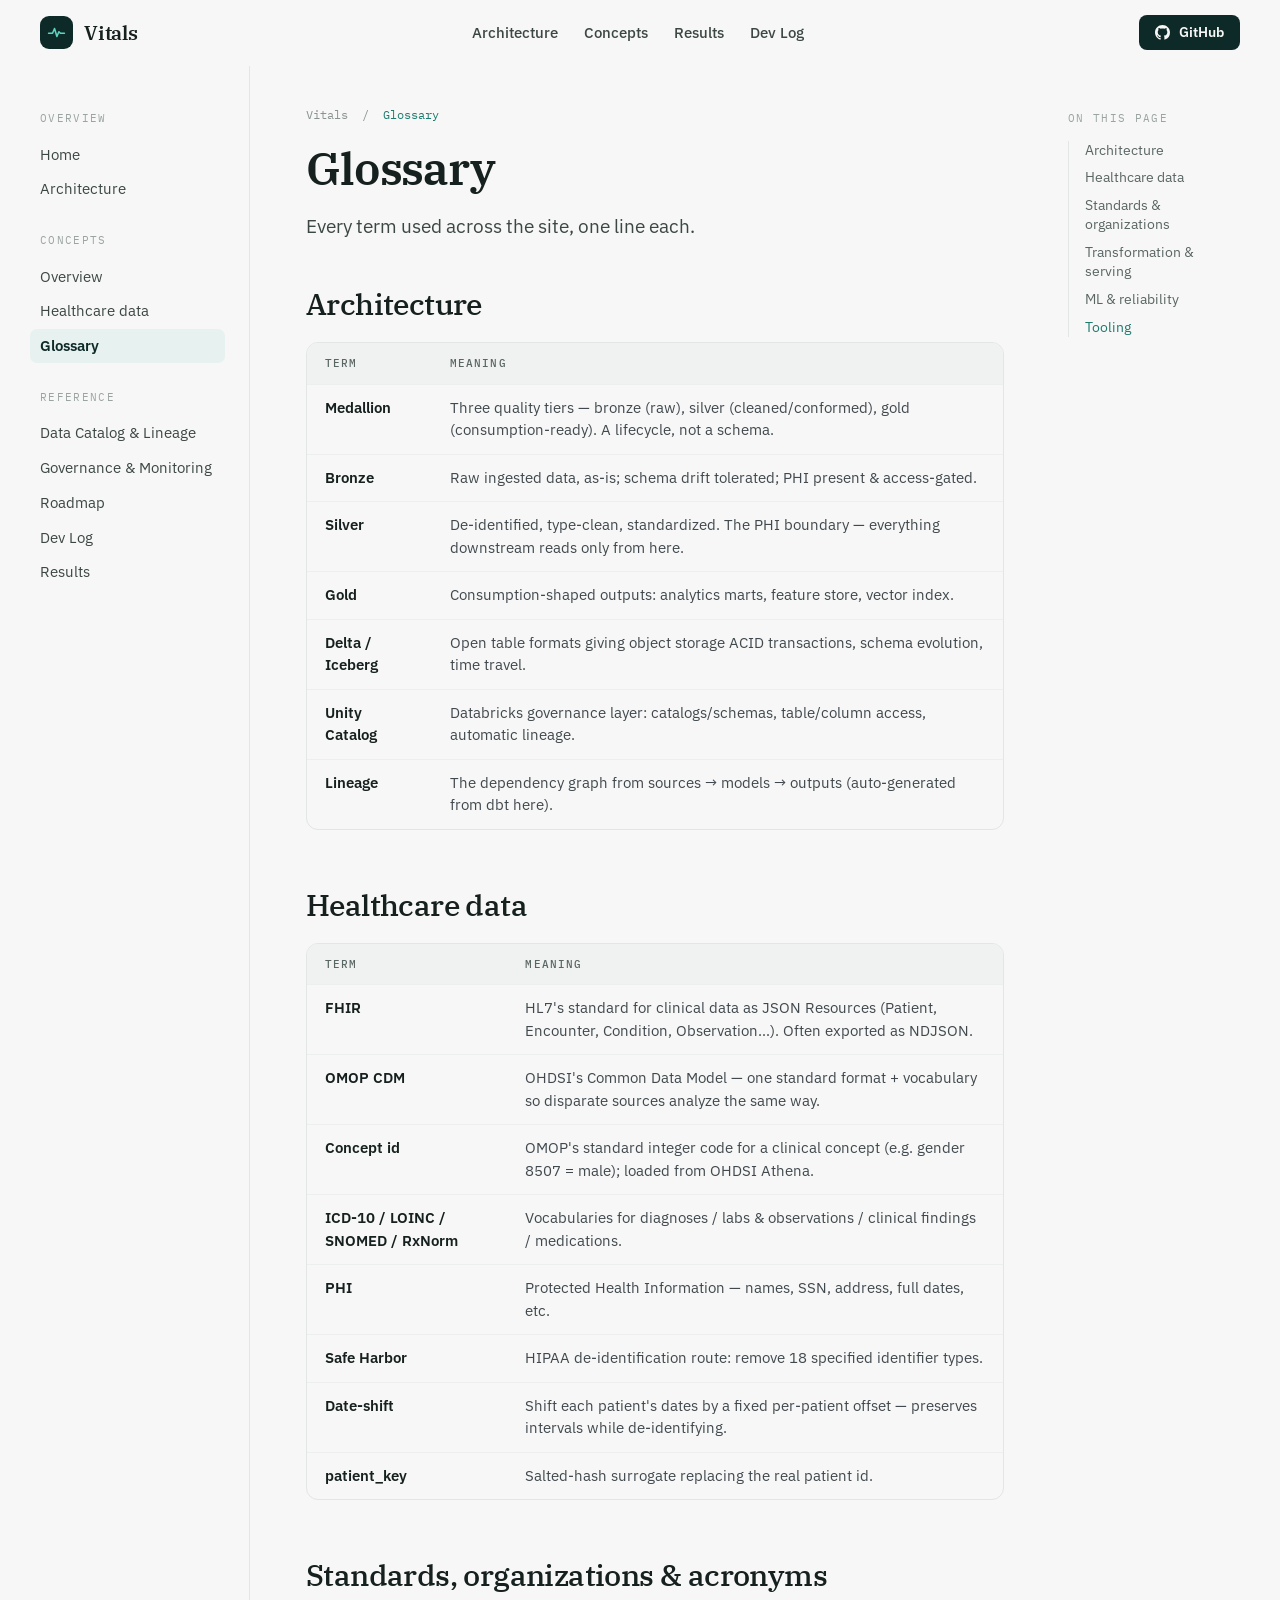
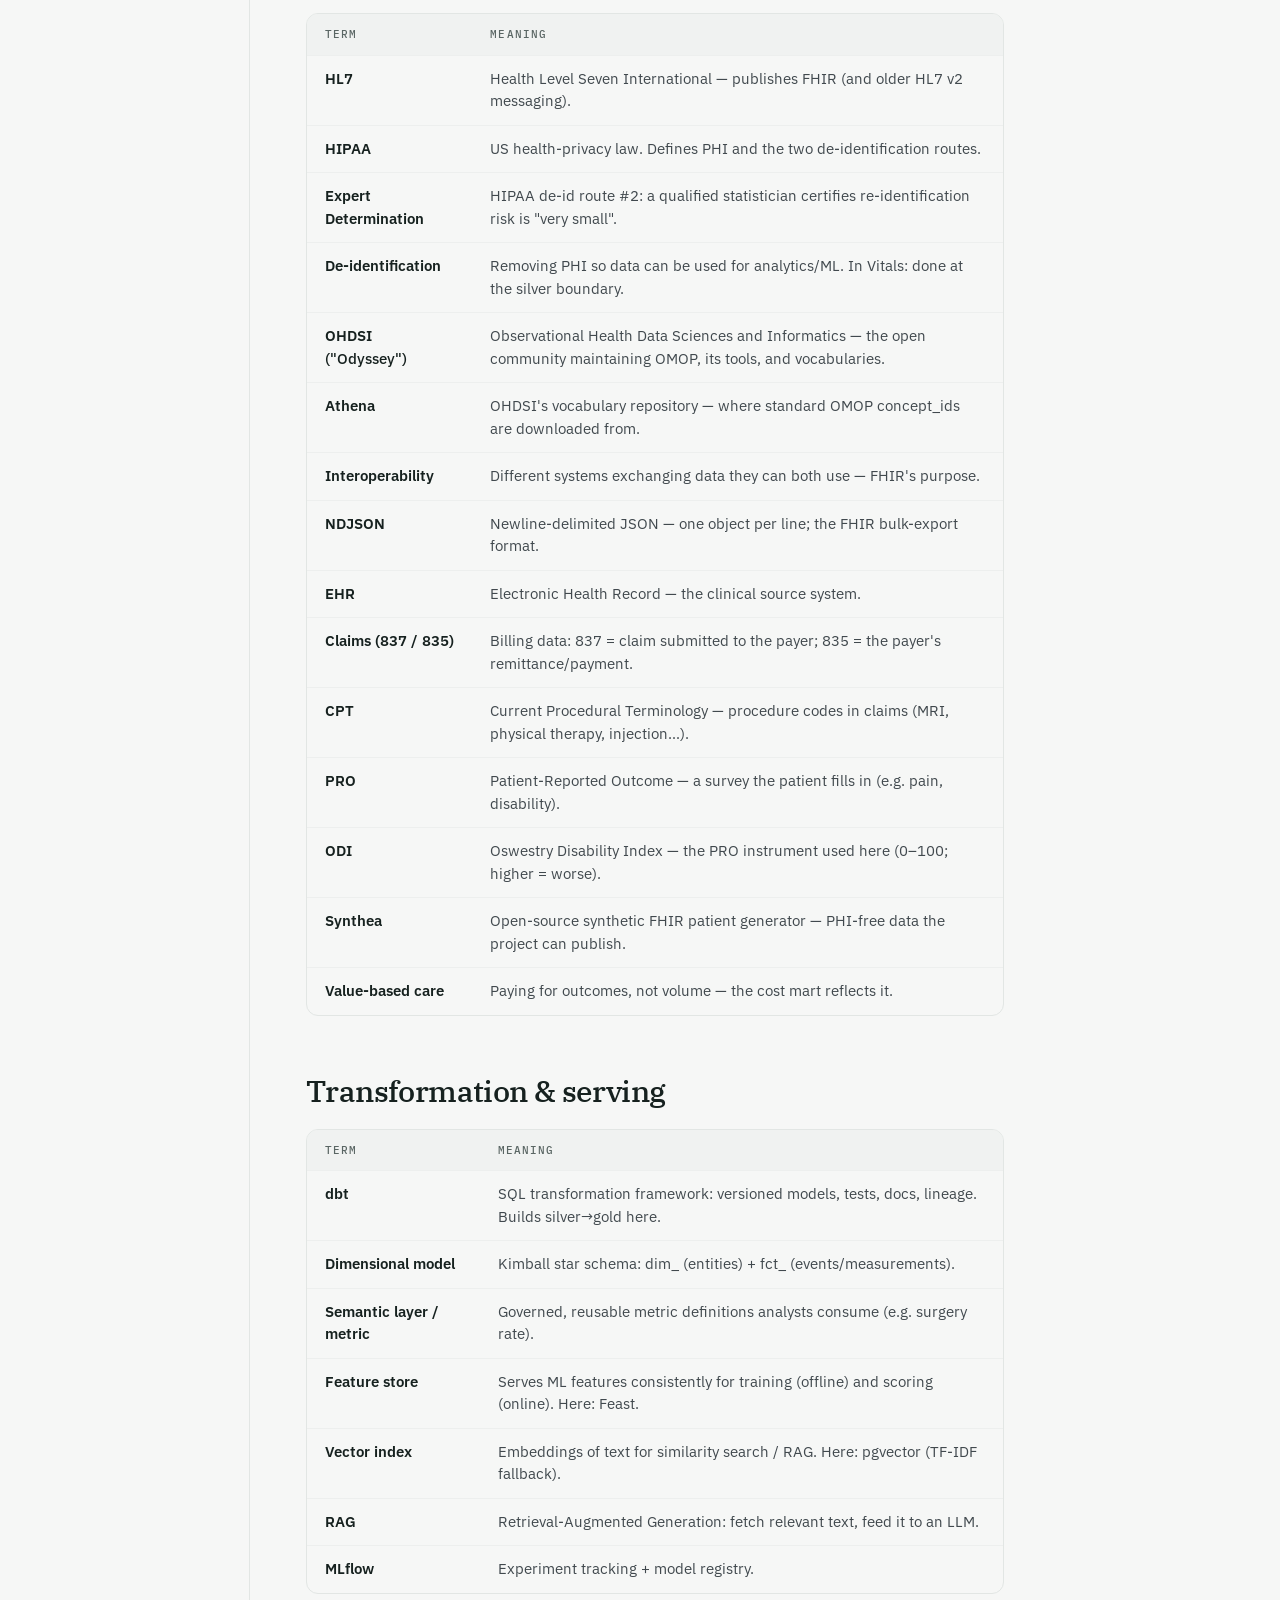
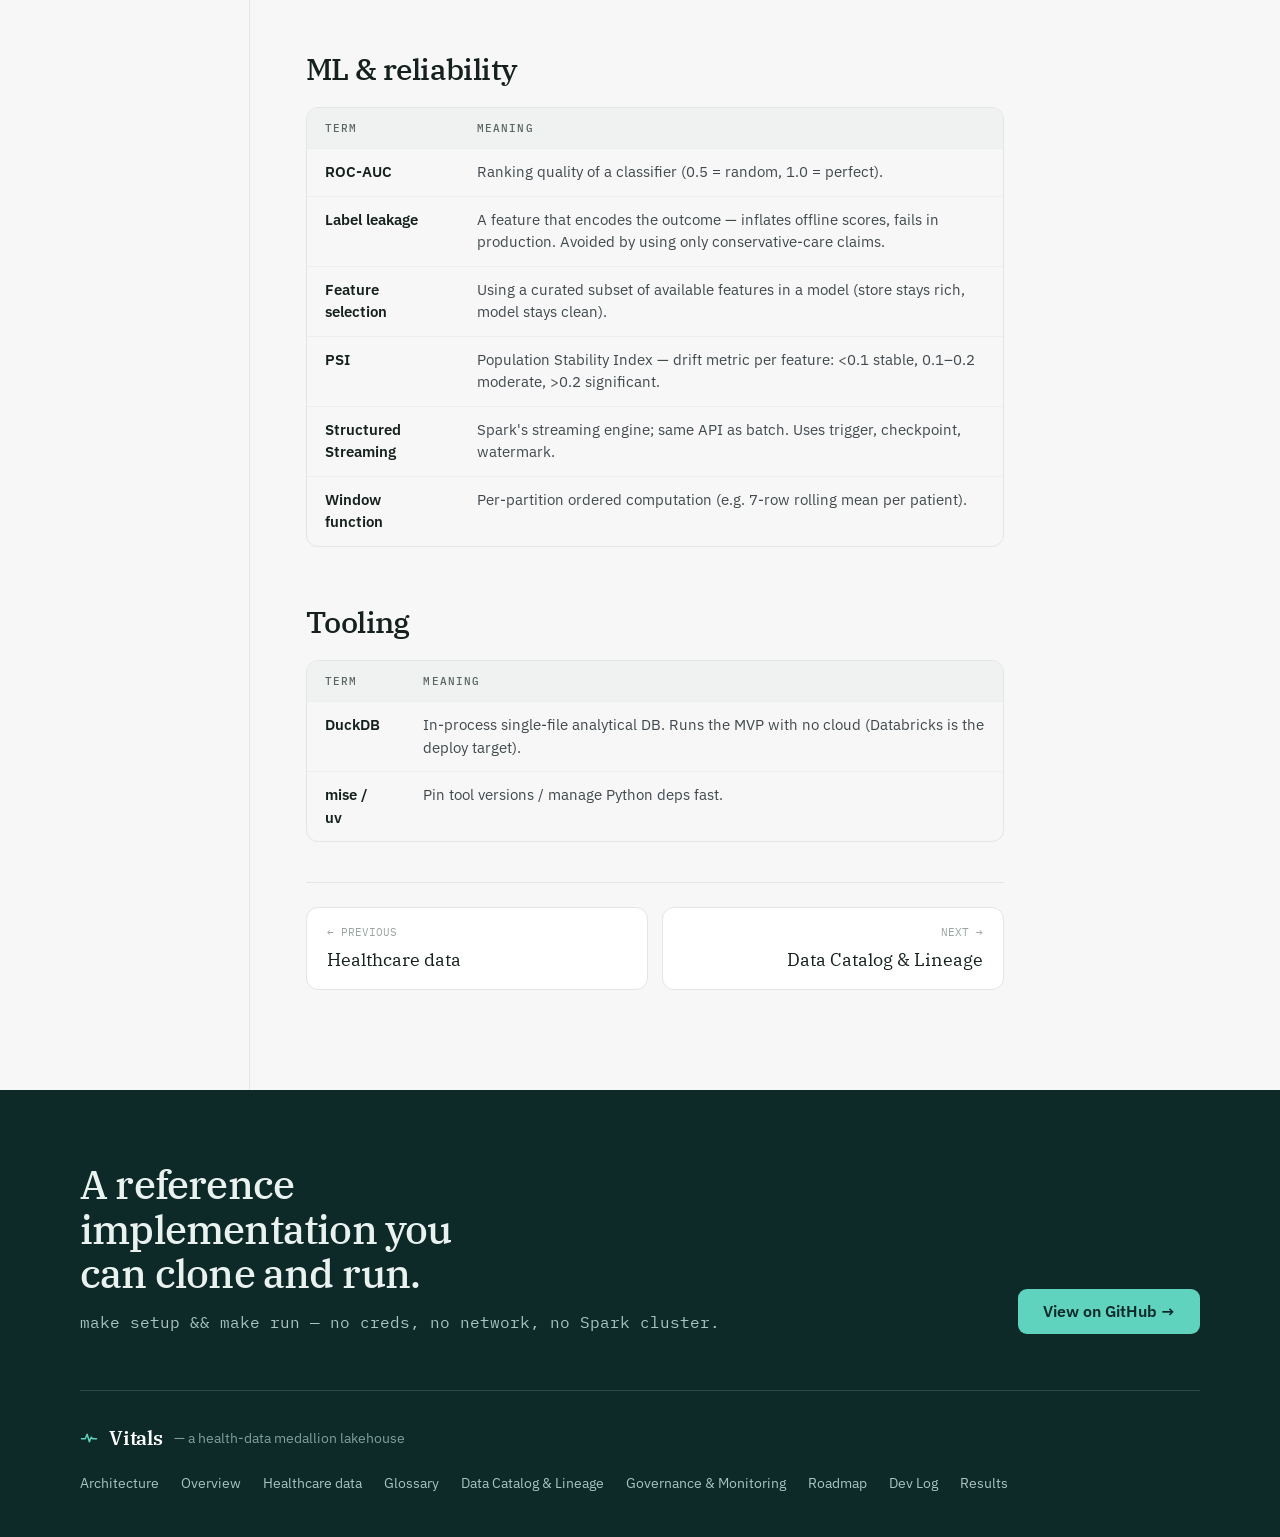
<file: website/redesign/glossary.html>
<!DOCTYPE html><html lang="en" class="no-js"><head><meta charset="utf-8"><meta name="viewport" content="width=device-width,initial-scale=1"><title>Glossary · Vitals</title><meta name="description" content="Every term used across the Vitals site, one line each."><link rel="preconnect" href="https://fonts.googleapis.com"><link rel="preconnect" href="https://fonts.gstatic.com" crossorigin><link href="https://fonts.googleapis.com/css2?family=IBM+Plex+Serif:ital,wght@0,400;0,500;0,600;1,400&family=IBM+Plex+Sans:wght@400;500;600&family=IBM+Plex+Mono:wght@400;500&display=swap" rel="stylesheet"><link rel="stylesheet" href="assets/style.css"></head><body><nav class="nav"><a class="brand" href="index.html"><span class="brand-mark"><svg width="19" height="19" viewBox="0 0 24 24" fill="none" stroke="#5FD3BE" stroke-width="2" stroke-linecap="round" stroke-linejoin="round"><polyline points="2,13 7,13 9.5,7 12.5,17 15,11 17,13 22,13"/></svg></span><span class="brand-name">Vitals</span></a><div class="nav-links"><a href="architecture.html">Architecture</a><a href="concepts.html">Concepts</a><a href="results.html">Results</a><a href="dev-log.html">Dev Log</a></div><div class="nav-right"><a class="btn btn-dark btn-sm" href="https://github.com/joaoblasques/vitals"><svg width="15" height="15" viewBox="0 0 16 16" fill="currentColor"><path d="M8 0C3.58 0 0 3.58 0 8c0 3.54 2.29 6.53 5.47 7.59.4.07.55-.17.55-.38 0-.19-.01-.82-.01-1.49-2.01.37-2.53-.49-2.69-.94-.09-.23-.48-.94-.82-1.13-.28-.15-.68-.52-.01-.53.63-.01 1.08.58 1.23.82.72 1.21 1.87.87 2.33.66.07-.52.28-.87.51-1.07-1.78-.2-3.64-.89-3.64-3.95 0-.87.31-1.59.82-2.15-.08-.2-.36-1.02.08-2.12 0 0 .67-.21 2.2.82.64-.18 1.32-.27 2-.27.68 0 1.36.09 2 .27 1.53-1.04 2.2-.82 2.2-.82.44 1.1.16 1.92.08 2.12.51.56.82 1.27.82 2.15 0 3.07-1.87 3.75-3.65 3.95.29.25.54.73.54 1.48 0 1.07-.01 1.93-.01 2.2 0 .21.15.46.55.38A8.01 8.01 0 0016 8c0-4.42-3.58-8-8-8z"/></svg> GitHub</a><button class="hamburger" aria-label="Menu"><svg width="18" height="18" viewBox="0 0 24 24" fill="none" stroke="#16211F" stroke-width="2" stroke-linecap="round"><path d="M3 6h18M3 12h18M3 18h18"/></svg></button></div></nav><div class="doc-grid"><aside class="doc-side"><div class="doc-side-inner"><div class="side-group"><div class="lbl">Overview</div><div class="side-links"><a class="" href="index.html">Home</a><a class="" href="architecture.html">Architecture</a></div></div><div class="side-group"><div class="lbl">Concepts</div><div class="side-links"><a class="" href="concepts.html">Overview</a><a class="" href="healthcare-data.html">Healthcare data</a><a class="active" href="glossary.html">Glossary</a></div></div><div class="side-group"><div class="lbl">Reference</div><div class="side-links"><a class="" href="catalog.html">Data Catalog & Lineage</a><a class="" href="governance.html">Governance & Monitoring</a><a class="" href="roadmap.html">Roadmap</a><a class="" href="dev-log.html">Dev Log</a><a class="" href="results.html">Results</a></div></div></div></aside><main class="prose"><div class="crumb">Vitals&nbsp; / &nbsp;<span class="here">Glossary</span></div><h1 id="glossary">Glossary</h1><p class="intro">Every term used across the site, one line each.</p><h2 id="g-arch">Architecture</h2><div class="tbl-wrap"><table class="tbl"><thead><tr><th>Term</th><th>Meaning</th></tr></thead><tbody><tr><td class="k"><strong>Medallion</strong></td><td class="">Three quality tiers — bronze (raw), silver (cleaned/conformed), gold (consumption-ready). A lifecycle, not a schema.</td></tr><tr><td class="k"><strong>Bronze</strong></td><td class="">Raw ingested data, as-is; schema drift tolerated; PHI present &amp; access-gated.</td></tr><tr><td class="k"><strong>Silver</strong></td><td class="">De-identified, type-clean, standardized. The PHI boundary — everything downstream reads only from here.</td></tr><tr><td class="k"><strong>Gold</strong></td><td class="">Consumption-shaped outputs: analytics marts, feature store, vector index.</td></tr><tr><td class="k"><strong>Delta / Iceberg</strong></td><td class="">Open table formats giving object storage ACID transactions, schema evolution, time travel.</td></tr><tr><td class="k"><strong>Unity Catalog</strong></td><td class="">Databricks governance layer: catalogs/schemas, table/column access, automatic lineage.</td></tr><tr><td class="k"><strong>Lineage</strong></td><td class="">The dependency graph from sources → models → outputs (auto-generated from dbt here).</td></tr></tbody></table></div><h2 id="g-hc">Healthcare data</h2><div class="tbl-wrap"><table class="tbl"><thead><tr><th>Term</th><th>Meaning</th></tr></thead><tbody><tr><td class="k"><strong>FHIR</strong></td><td class="">HL7's standard for clinical data as JSON Resources (Patient, Encounter, Condition, Observation…). Often exported as NDJSON.</td></tr><tr><td class="k"><strong>OMOP CDM</strong></td><td class="">OHDSI's Common Data Model — one standard format + vocabulary so disparate sources analyze the same way.</td></tr><tr><td class="k"><strong>Concept id</strong></td><td class="">OMOP's standard integer code for a clinical concept (e.g. gender 8507 = male); loaded from OHDSI Athena.</td></tr><tr><td class="k"><strong>ICD-10 / LOINC / SNOMED / RxNorm</strong></td><td class="">Vocabularies for diagnoses / labs &amp; observations / clinical findings / medications.</td></tr><tr><td class="k"><strong>PHI</strong></td><td class="">Protected Health Information — names, SSN, address, full dates, etc.</td></tr><tr><td class="k"><strong>Safe Harbor</strong></td><td class="">HIPAA de-identification route: remove 18 specified identifier types.</td></tr><tr><td class="k"><strong>Date-shift</strong></td><td class="">Shift each patient's dates by a fixed per-patient offset — preserves intervals while de-identifying.</td></tr><tr><td class="k"><strong>patient_key</strong></td><td class="">Salted-hash surrogate replacing the real patient id.</td></tr></tbody></table></div><h2 id="g-std">Standards, organizations &amp; acronyms</h2><div class="tbl-wrap"><table class="tbl"><thead><tr><th>Term</th><th>Meaning</th></tr></thead><tbody><tr><td class="k"><strong>HL7</strong></td><td class="">Health Level Seven International — publishes FHIR (and older HL7 v2 messaging).</td></tr><tr><td class="k"><strong>HIPAA</strong></td><td class="">US health-privacy law. Defines PHI and the two de-identification routes.</td></tr><tr><td class="k"><strong>Expert Determination</strong></td><td class="">HIPAA de-id route #2: a qualified statistician certifies re-identification risk is "very small".</td></tr><tr><td class="k"><strong>De-identification</strong></td><td class="">Removing PHI so data can be used for analytics/ML. In Vitals: done at the silver boundary.</td></tr><tr><td class="k"><strong>OHDSI</strong> ("Odyssey")</td><td class="">Observational Health Data Sciences and Informatics — the open community maintaining OMOP, its tools, and vocabularies.</td></tr><tr><td class="k"><strong>Athena</strong></td><td class="">OHDSI's vocabulary repository — where standard OMOP concept_ids are downloaded from.</td></tr><tr><td class="k"><strong>Interoperability</strong></td><td class="">Different systems exchanging data they can both use — FHIR's purpose.</td></tr><tr><td class="k"><strong>NDJSON</strong></td><td class="">Newline-delimited JSON — one object per line; the FHIR bulk-export format.</td></tr><tr><td class="k"><strong>EHR</strong></td><td class="">Electronic Health Record — the clinical source system.</td></tr><tr><td class="k"><strong>Claims (837 / 835)</strong></td><td class="">Billing data: 837 = claim submitted to the payer; 835 = the payer's remittance/payment.</td></tr><tr><td class="k"><strong>CPT</strong></td><td class="">Current Procedural Terminology — procedure codes in claims (MRI, physical therapy, injection…).</td></tr><tr><td class="k"><strong>PRO</strong></td><td class="">Patient-Reported Outcome — a survey the patient fills in (e.g. pain, disability).</td></tr><tr><td class="k"><strong>ODI</strong></td><td class="">Oswestry Disability Index — the PRO instrument used here (0–100; higher = worse).</td></tr><tr><td class="k"><strong>Synthea</strong></td><td class="">Open-source synthetic FHIR patient generator — PHI-free data the project can publish.</td></tr><tr><td class="k"><strong>Value-based care</strong></td><td class="">Paying for outcomes, not volume — the cost mart reflects it.</td></tr></tbody></table></div><h2 id="g-tr">Transformation &amp; serving</h2><div class="tbl-wrap"><table class="tbl"><thead><tr><th>Term</th><th>Meaning</th></tr></thead><tbody><tr><td class="k"><strong>dbt</strong></td><td class="">SQL transformation framework: versioned models, tests, docs, lineage. Builds silver→gold here.</td></tr><tr><td class="k"><strong>Dimensional model</strong></td><td class="">Kimball star schema: dim_ (entities) + fct_ (events/measurements).</td></tr><tr><td class="k"><strong>Semantic layer / metric</strong></td><td class="">Governed, reusable metric definitions analysts consume (e.g. surgery rate).</td></tr><tr><td class="k"><strong>Feature store</strong></td><td class="">Serves ML features consistently for training (offline) and scoring (online). Here: Feast.</td></tr><tr><td class="k"><strong>Vector index</strong></td><td class="">Embeddings of text for similarity search / RAG. Here: pgvector (TF-IDF fallback).</td></tr><tr><td class="k"><strong>RAG</strong></td><td class="">Retrieval-Augmented Generation: fetch relevant text, feed it to an LLM.</td></tr><tr><td class="k"><strong>MLflow</strong></td><td class="">Experiment tracking + model registry.</td></tr></tbody></table></div><h2 id="g-ml">ML &amp; reliability</h2><div class="tbl-wrap"><table class="tbl"><thead><tr><th>Term</th><th>Meaning</th></tr></thead><tbody><tr><td class="k"><strong>ROC-AUC</strong></td><td class="">Ranking quality of a classifier (0.5 = random, 1.0 = perfect).</td></tr><tr><td class="k"><strong>Label leakage</strong></td><td class="">A feature that encodes the outcome — inflates offline scores, fails in production. Avoided by using only conservative-care claims.</td></tr><tr><td class="k"><strong>Feature selection</strong></td><td class="">Using a curated subset of available features in a model (store stays rich, model stays clean).</td></tr><tr><td class="k"><strong>PSI</strong></td><td class="">Population Stability Index — drift metric per feature: &lt;0.1 stable, 0.1–0.2 moderate, &gt;0.2 significant.</td></tr><tr><td class="k"><strong>Structured Streaming</strong></td><td class="">Spark's streaming engine; same API as batch. Uses trigger, checkpoint, watermark.</td></tr><tr><td class="k"><strong>Window function</strong></td><td class="">Per-partition ordered computation (e.g. 7-row rolling mean per patient).</td></tr></tbody></table></div><h2 id="g-tool">Tooling</h2><div class="tbl-wrap"><table class="tbl"><thead><tr><th>Term</th><th>Meaning</th></tr></thead><tbody><tr><td class="k"><strong>DuckDB</strong></td><td class="">In-process single-file analytical DB. Runs the MVP with no cloud (Databricks is the deploy target).</td></tr><tr><td class="k"><strong>mise / uv</strong></td><td class="">Pin tool versions / manage Python deps fast.</td></tr></tbody></table></div><div class="pager"><a href="healthcare-data.html"><div class="dir">← PREVIOUS</div><div class="ttl">Healthcare data</div></a><a class="next" href="catalog.html"><div class="dir">NEXT →</div><div class="ttl">Data Catalog & Lineage</div></a></div></main><aside class="doc-toc"><div class="doc-toc-inner"><div class="lbl">On this page</div><div class="toc-links"><a href="#g-arch">Architecture</a><a href="#g-hc">Healthcare data</a><a href="#g-std">Standards & organizations</a><a href="#g-tr">Transformation & serving</a><a href="#g-ml">ML & reliability</a><a href="#g-tool">Tooling</a></div></div></aside></div><footer class="footer"><div class="container"><div class="footer-top" data-reveal><div><h2>A reference implementation you can clone and run.</h2><p class="mono">make setup &amp;&amp; make run — no creds, no network, no Spark cluster.</p></div><a class="btn btn-mint btn-lg" href="https://github.com/joaoblasques/vitals">View on GitHub →</a></div><div class="footer-bottom"><div style="display:flex;align-items:center;gap:11px"><svg width="18" height="18" viewBox="0 0 24 24" fill="none" stroke="#5FD3BE" stroke-width="2" stroke-linecap="round" stroke-linejoin="round"><polyline points="2,13 7,13 9.5,7 12.5,17 15,11 17,13 22,13"/></svg><span class="brand-name">Vitals</span><span style="font-size:13.5px;color:#7FA099">— a health-data medallion lakehouse</span></div><div class="footer-links"><a href="architecture.html">Architecture</a><a href="concepts.html">Overview</a><a href="healthcare-data.html">Healthcare data</a><a href="glossary.html">Glossary</a><a href="catalog.html">Data Catalog & Lineage</a><a href="governance.html">Governance & Monitoring</a><a href="roadmap.html">Roadmap</a><a href="dev-log.html">Dev Log</a><a href="results.html">Results</a></div></div></div></footer><script src="assets/app.js"></script></body></html>
</file>
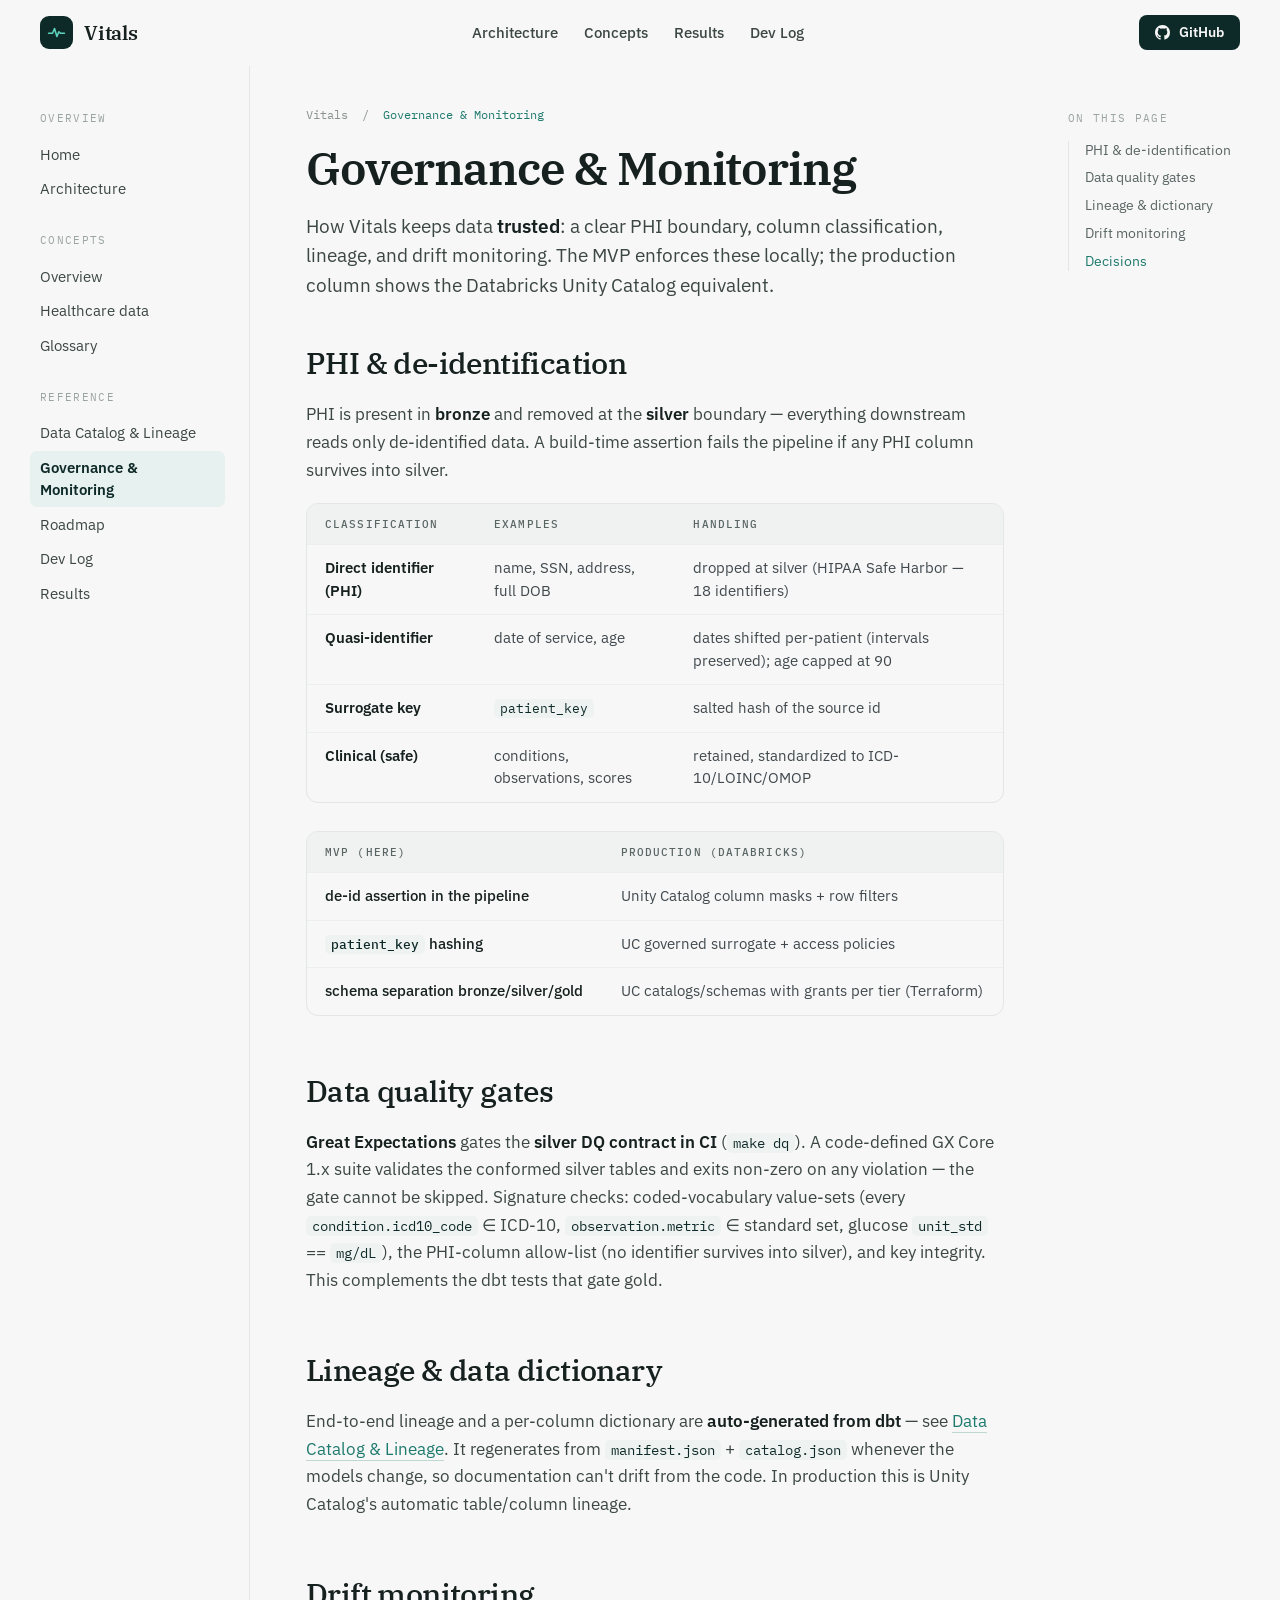
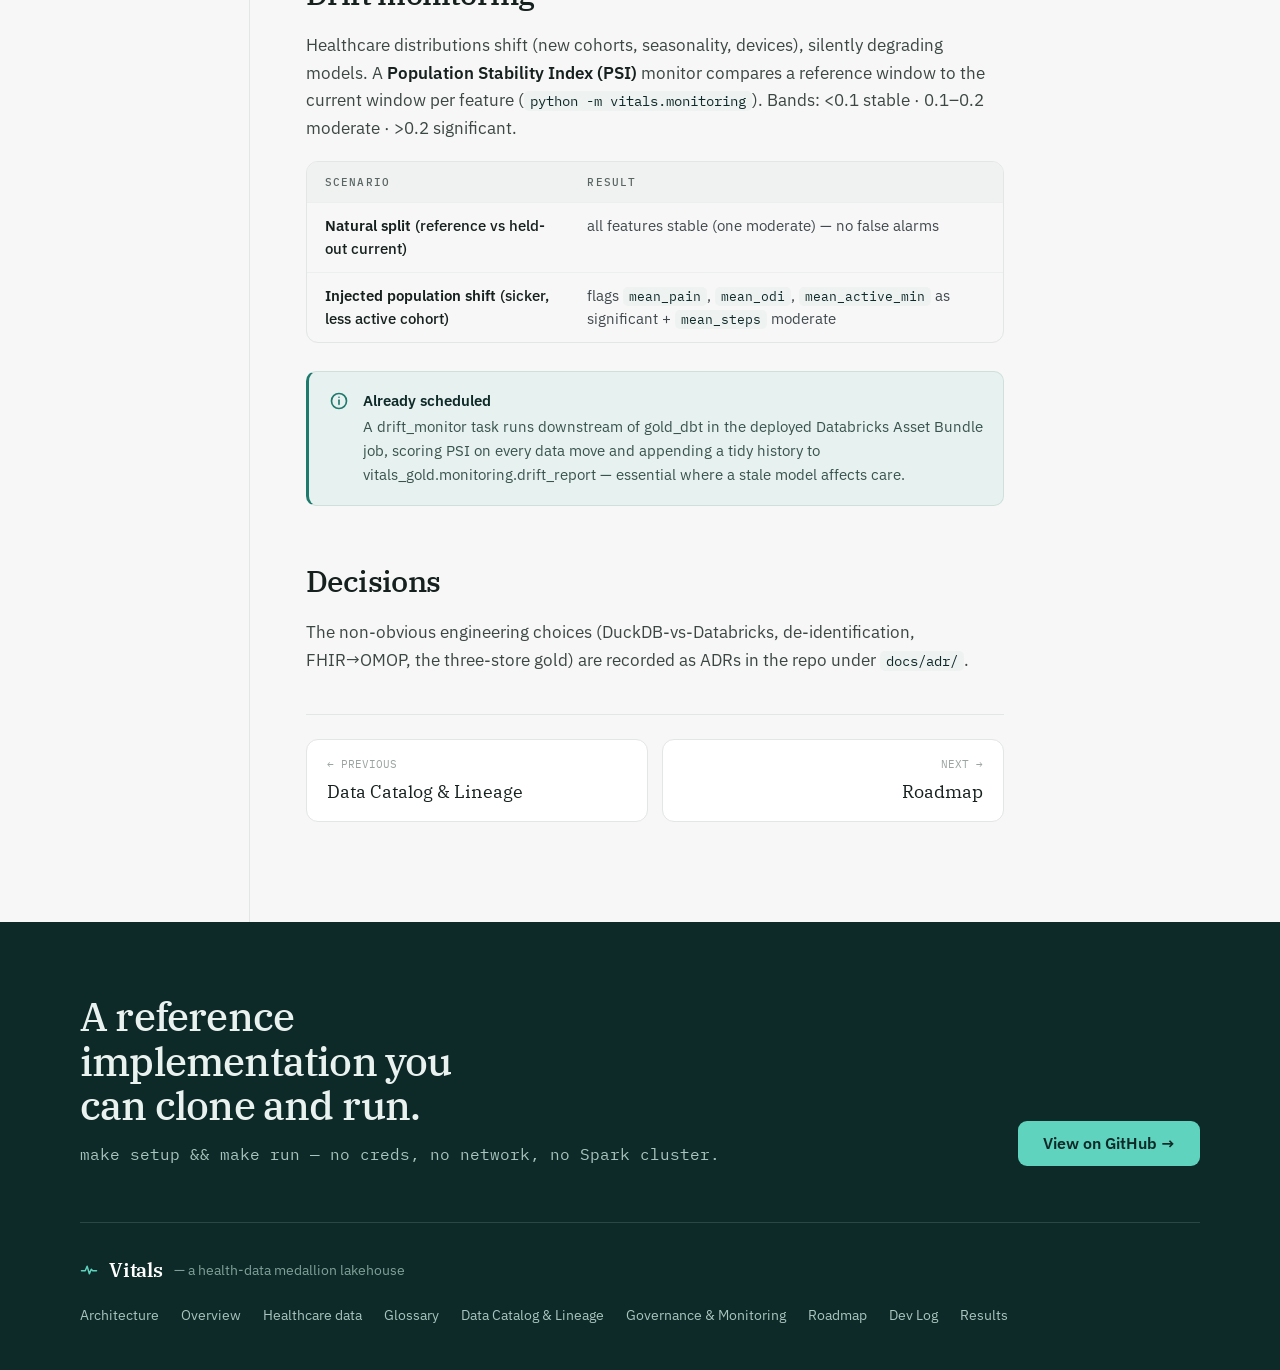
<file: website/redesign/governance.html>
<!DOCTYPE html><html lang="en" class="no-js"><head><meta charset="utf-8"><meta name="viewport" content="width=device-width,initial-scale=1"><title>Governance & Monitoring · Vitals</title><meta name="description" content="PHI boundary, column classification, lineage, and drift monitoring."><link rel="preconnect" href="https://fonts.googleapis.com"><link rel="preconnect" href="https://fonts.gstatic.com" crossorigin><link href="https://fonts.googleapis.com/css2?family=IBM+Plex+Serif:ital,wght@0,400;0,500;0,600;1,400&family=IBM+Plex+Sans:wght@400;500;600&family=IBM+Plex+Mono:wght@400;500&display=swap" rel="stylesheet"><link rel="stylesheet" href="assets/style.css"></head><body><nav class="nav"><a class="brand" href="index.html"><span class="brand-mark"><svg width="19" height="19" viewBox="0 0 24 24" fill="none" stroke="#5FD3BE" stroke-width="2" stroke-linecap="round" stroke-linejoin="round"><polyline points="2,13 7,13 9.5,7 12.5,17 15,11 17,13 22,13"/></svg></span><span class="brand-name">Vitals</span></a><div class="nav-links"><a href="architecture.html">Architecture</a><a href="concepts.html">Concepts</a><a href="results.html">Results</a><a href="dev-log.html">Dev Log</a></div><div class="nav-right"><a class="btn btn-dark btn-sm" href="https://github.com/joaoblasques/vitals"><svg width="15" height="15" viewBox="0 0 16 16" fill="currentColor"><path d="M8 0C3.58 0 0 3.58 0 8c0 3.54 2.29 6.53 5.47 7.59.4.07.55-.17.55-.38 0-.19-.01-.82-.01-1.49-2.01.37-2.53-.49-2.69-.94-.09-.23-.48-.94-.82-1.13-.28-.15-.68-.52-.01-.53.63-.01 1.08.58 1.23.82.72 1.21 1.87.87 2.33.66.07-.52.28-.87.51-1.07-1.78-.2-3.64-.89-3.64-3.95 0-.87.31-1.59.82-2.15-.08-.2-.36-1.02.08-2.12 0 0 .67-.21 2.2.82.64-.18 1.32-.27 2-.27.68 0 1.36.09 2 .27 1.53-1.04 2.2-.82 2.2-.82.44 1.1.16 1.92.08 2.12.51.56.82 1.27.82 2.15 0 3.07-1.87 3.75-3.65 3.95.29.25.54.73.54 1.48 0 1.07-.01 1.93-.01 2.2 0 .21.15.46.55.38A8.01 8.01 0 0016 8c0-4.42-3.58-8-8-8z"/></svg> GitHub</a><button class="hamburger" aria-label="Menu"><svg width="18" height="18" viewBox="0 0 24 24" fill="none" stroke="#16211F" stroke-width="2" stroke-linecap="round"><path d="M3 6h18M3 12h18M3 18h18"/></svg></button></div></nav><div class="doc-grid"><aside class="doc-side"><div class="doc-side-inner"><div class="side-group"><div class="lbl">Overview</div><div class="side-links"><a class="" href="index.html">Home</a><a class="" href="architecture.html">Architecture</a></div></div><div class="side-group"><div class="lbl">Concepts</div><div class="side-links"><a class="" href="concepts.html">Overview</a><a class="" href="healthcare-data.html">Healthcare data</a><a class="" href="glossary.html">Glossary</a></div></div><div class="side-group"><div class="lbl">Reference</div><div class="side-links"><a class="" href="catalog.html">Data Catalog & Lineage</a><a class="active" href="governance.html">Governance & Monitoring</a><a class="" href="roadmap.html">Roadmap</a><a class="" href="dev-log.html">Dev Log</a><a class="" href="results.html">Results</a></div></div></div></aside><main class="prose"><div class="crumb">Vitals&nbsp; / &nbsp;<span class="here">Governance & Monitoring</span></div><h1 id="governance">Governance &amp; Monitoring</h1><p class="intro">How Vitals keeps data <strong>trusted</strong>: a clear PHI boundary, column classification, lineage, and drift monitoring. The MVP enforces these locally; the production column shows the Databricks Unity Catalog equivalent.</p><h2 id="phi">PHI &amp; de-identification</h2><p>PHI is present in <strong>bronze</strong> and removed at the <strong>silver</strong> boundary — everything downstream reads only de-identified data. A build-time assertion fails the pipeline if any PHI column survives into silver.</p><div class="tbl-wrap"><table class="tbl"><thead><tr><th class="">Classification</th><th class="">Examples</th><th class="">Handling</th></tr></thead><tbody><tr><td class="k"><strong>Direct identifier (PHI)</strong></td><td class="">name, SSN, address, full DOB</td><td class="">dropped at silver (HIPAA Safe Harbor — 18 identifiers)</td></tr><tr><td class="k"><strong>Quasi-identifier</strong></td><td class="">date of service, age</td><td class="">dates shifted per-patient (intervals preserved); age capped at 90</td></tr><tr><td class="k"><strong>Surrogate key</strong></td><td class=""><code>patient_key</code></td><td class="">salted hash of the source id</td></tr><tr><td class="k"><strong>Clinical (safe)</strong></td><td class="">conditions, observations, scores</td><td class="">retained, standardized to ICD-10/LOINC/OMOP</td></tr></tbody></table></div><div class="tbl-wrap"><table class="tbl"><thead><tr><th class="">MVP (here)</th><th class="">Production (Databricks)</th></tr></thead><tbody><tr><td class="k">de-id assertion in the pipeline</td><td class="">Unity Catalog column masks + row filters</td></tr><tr><td class="k"><code>patient_key</code> hashing</td><td class="">UC governed surrogate + access policies</td></tr><tr><td class="k">schema separation bronze/silver/gold</td><td class="">UC catalogs/schemas with grants per tier (Terraform)</td></tr></tbody></table></div><h2 id="dq">Data quality gates</h2><p><strong>Great Expectations</strong> gates the <strong>silver DQ contract in CI</strong> (<code>make dq</code>). A code-defined GX Core 1.x suite validates the conformed silver tables and exits non-zero on any violation — the gate cannot be skipped. Signature checks: coded-vocabulary value-sets (every <code>condition.icd10_code</code> ∈ ICD-10, <code>observation.metric</code> ∈ standard set, glucose <code>unit_std</code> == <code>mg/dL</code>), the PHI-column allow-list (no identifier survives into silver), and key integrity. This complements the dbt tests that gate gold.</p><h2 id="lineage">Lineage &amp; data dictionary</h2><p>End-to-end lineage and a per-column dictionary are <strong>auto-generated from dbt</strong> — see <a href="catalog.html">Data Catalog &amp; Lineage</a>. It regenerates from <code>manifest.json</code> + <code>catalog.json</code> whenever the models change, so documentation can't drift from the code. In production this is Unity Catalog's automatic table/column lineage.</p><h2 id="drift">Drift monitoring</h2><p>Healthcare distributions shift (new cohorts, seasonality, devices), silently degrading models. A <strong>Population Stability Index (PSI)</strong> monitor compares a reference window to the current window per feature (<code>python -m vitals.monitoring</code>). Bands: &lt;0.1 stable · 0.1–0.2 moderate · &gt;0.2 significant.</p><div class="tbl-wrap"><table class="tbl"><thead><tr><th class="">Scenario</th><th class="">Result</th></tr></thead><tbody><tr><td class="k"><strong>Natural split</strong> (reference vs held-out current)</td><td class="">all features stable (one moderate) — no false alarms</td></tr><tr><td class="k"><strong>Injected population shift</strong> (sicker, less active cohort)</td><td class="">flags <code>mean_pain</code>, <code>mean_odi</code>, <code>mean_active_min</code> as significant + <code>mean_steps</code> moderate</td></tr></tbody></table></div><div class="callout info"><svg width="20" height="20" viewBox="0 0 24 24" fill="none" stroke="#1F7A6E" stroke-width="2"><circle cx="12" cy="12" r="9"/><path d="M12 11v5" stroke-linecap="round"/><circle cx="12" cy="7.5" r="1" fill="#1F7A6E" stroke="none"/></svg><div><div class="ct">Already scheduled</div><div class="cb">A drift_monitor task runs downstream of gold_dbt in the deployed Databricks Asset Bundle job, scoring PSI on every data move and appending a tidy history to vitals_gold.monitoring.drift_report — essential where a stale model affects care.</div></div></div><h2 id="decisions">Decisions</h2><p>The non-obvious engineering choices (DuckDB-vs-Databricks, de-identification, FHIR→OMOP, the three-store gold) are recorded as ADRs in the repo under <code>docs/adr/</code>.</p><div class="pager"><a href="catalog.html"><div class="dir">← PREVIOUS</div><div class="ttl">Data Catalog & Lineage</div></a><a class="next" href="roadmap.html"><div class="dir">NEXT →</div><div class="ttl">Roadmap</div></a></div></main><aside class="doc-toc"><div class="doc-toc-inner"><div class="lbl">On this page</div><div class="toc-links"><a href="#phi">PHI & de-identification</a><a href="#dq">Data quality gates</a><a href="#lineage">Lineage & dictionary</a><a href="#drift">Drift monitoring</a><a href="#decisions">Decisions</a></div></div></aside></div><footer class="footer"><div class="container"><div class="footer-top" data-reveal><div><h2>A reference implementation you can clone and run.</h2><p class="mono">make setup &amp;&amp; make run — no creds, no network, no Spark cluster.</p></div><a class="btn btn-mint btn-lg" href="https://github.com/joaoblasques/vitals">View on GitHub →</a></div><div class="footer-bottom"><div style="display:flex;align-items:center;gap:11px"><svg width="18" height="18" viewBox="0 0 24 24" fill="none" stroke="#5FD3BE" stroke-width="2" stroke-linecap="round" stroke-linejoin="round"><polyline points="2,13 7,13 9.5,7 12.5,17 15,11 17,13 22,13"/></svg><span class="brand-name">Vitals</span><span style="font-size:13.5px;color:#7FA099">— a health-data medallion lakehouse</span></div><div class="footer-links"><a href="architecture.html">Architecture</a><a href="concepts.html">Overview</a><a href="healthcare-data.html">Healthcare data</a><a href="glossary.html">Glossary</a><a href="catalog.html">Data Catalog & Lineage</a><a href="governance.html">Governance & Monitoring</a><a href="roadmap.html">Roadmap</a><a href="dev-log.html">Dev Log</a><a href="results.html">Results</a></div></div></div></footer><script src="assets/app.js"></script></body></html>
</file>
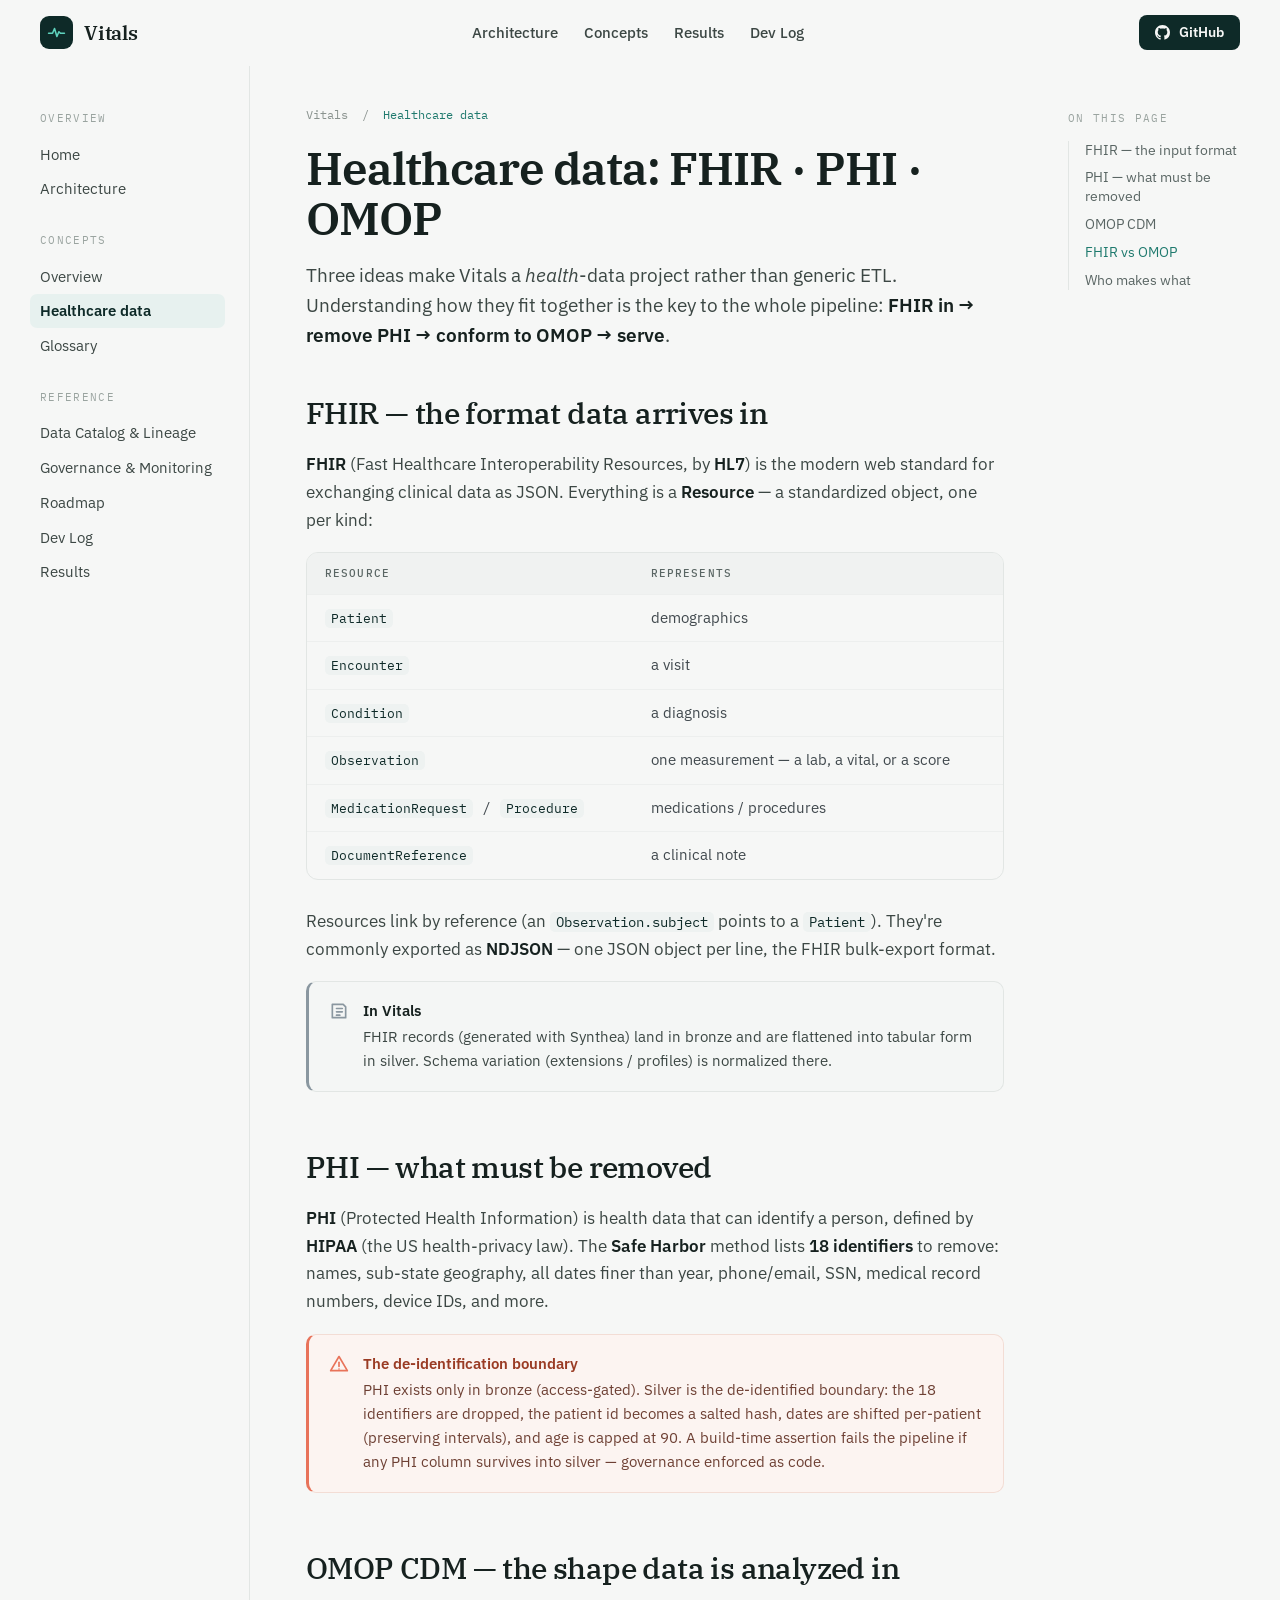
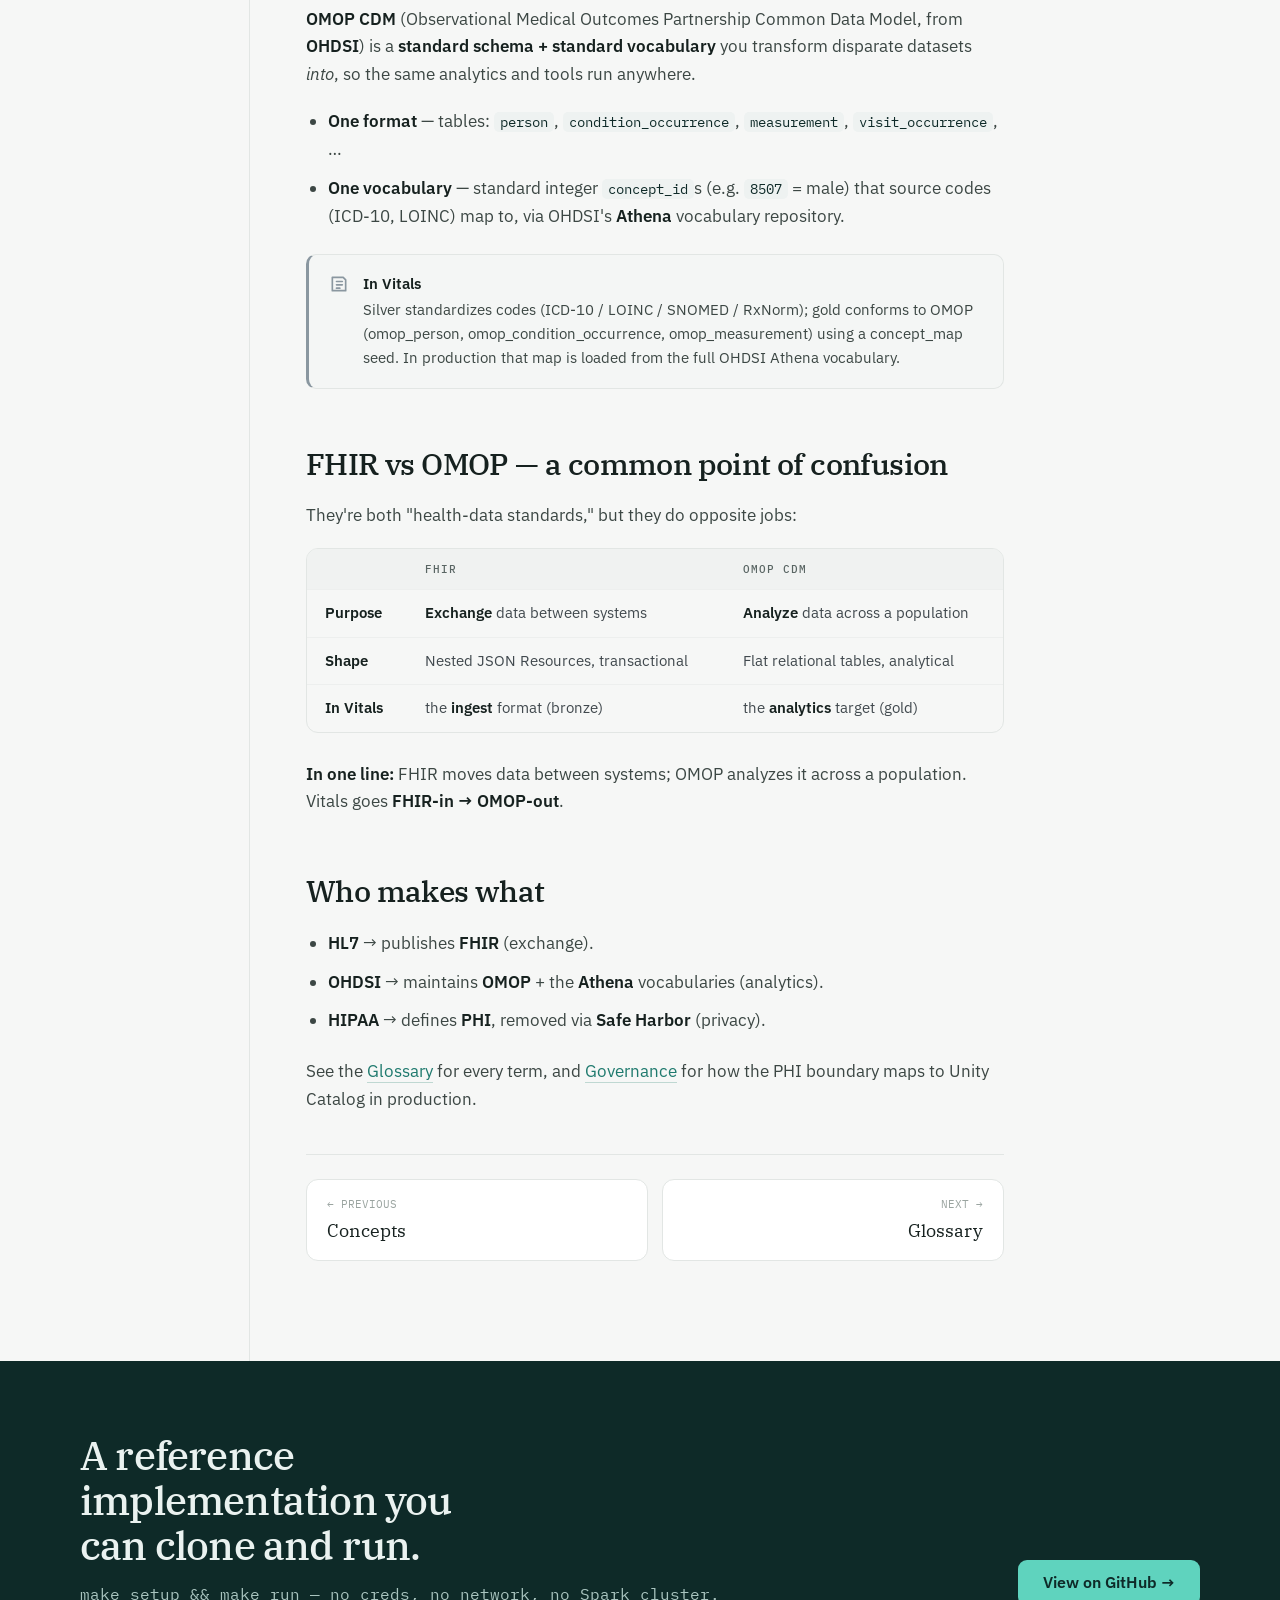
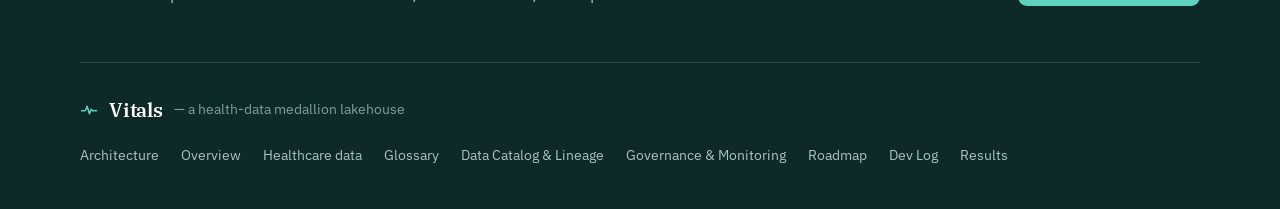
<file: website/redesign/healthcare-data.html>
<!DOCTYPE html><html lang="en" class="no-js"><head><meta charset="utf-8"><meta name="viewport" content="width=device-width,initial-scale=1"><title>Healthcare data · Vitals</title><meta name="description" content="FHIR, PHI and OMOP — the three ideas that make Vitals a health-data project."><link rel="preconnect" href="https://fonts.googleapis.com"><link rel="preconnect" href="https://fonts.gstatic.com" crossorigin><link href="https://fonts.googleapis.com/css2?family=IBM+Plex+Serif:ital,wght@0,400;0,500;0,600;1,400&family=IBM+Plex+Sans:wght@400;500;600&family=IBM+Plex+Mono:wght@400;500&display=swap" rel="stylesheet"><link rel="stylesheet" href="assets/style.css"></head><body><nav class="nav"><a class="brand" href="index.html"><span class="brand-mark"><svg width="19" height="19" viewBox="0 0 24 24" fill="none" stroke="#5FD3BE" stroke-width="2" stroke-linecap="round" stroke-linejoin="round"><polyline points="2,13 7,13 9.5,7 12.5,17 15,11 17,13 22,13"/></svg></span><span class="brand-name">Vitals</span></a><div class="nav-links"><a href="architecture.html">Architecture</a><a href="concepts.html">Concepts</a><a href="results.html">Results</a><a href="dev-log.html">Dev Log</a></div><div class="nav-right"><a class="btn btn-dark btn-sm" href="https://github.com/joaoblasques/vitals"><svg width="15" height="15" viewBox="0 0 16 16" fill="currentColor"><path d="M8 0C3.58 0 0 3.58 0 8c0 3.54 2.29 6.53 5.47 7.59.4.07.55-.17.55-.38 0-.19-.01-.82-.01-1.49-2.01.37-2.53-.49-2.69-.94-.09-.23-.48-.94-.82-1.13-.28-.15-.68-.52-.01-.53.63-.01 1.08.58 1.23.82.72 1.21 1.87.87 2.33.66.07-.52.28-.87.51-1.07-1.78-.2-3.64-.89-3.64-3.95 0-.87.31-1.59.82-2.15-.08-.2-.36-1.02.08-2.12 0 0 .67-.21 2.2.82.64-.18 1.32-.27 2-.27.68 0 1.36.09 2 .27 1.53-1.04 2.2-.82 2.2-.82.44 1.1.16 1.92.08 2.12.51.56.82 1.27.82 2.15 0 3.07-1.87 3.75-3.65 3.95.29.25.54.73.54 1.48 0 1.07-.01 1.93-.01 2.2 0 .21.15.46.55.38A8.01 8.01 0 0016 8c0-4.42-3.58-8-8-8z"/></svg> GitHub</a><button class="hamburger" aria-label="Menu"><svg width="18" height="18" viewBox="0 0 24 24" fill="none" stroke="#16211F" stroke-width="2" stroke-linecap="round"><path d="M3 6h18M3 12h18M3 18h18"/></svg></button></div></nav><div class="doc-grid"><aside class="doc-side"><div class="doc-side-inner"><div class="side-group"><div class="lbl">Overview</div><div class="side-links"><a class="" href="index.html">Home</a><a class="" href="architecture.html">Architecture</a></div></div><div class="side-group"><div class="lbl">Concepts</div><div class="side-links"><a class="" href="concepts.html">Overview</a><a class="active" href="healthcare-data.html">Healthcare data</a><a class="" href="glossary.html">Glossary</a></div></div><div class="side-group"><div class="lbl">Reference</div><div class="side-links"><a class="" href="catalog.html">Data Catalog & Lineage</a><a class="" href="governance.html">Governance & Monitoring</a><a class="" href="roadmap.html">Roadmap</a><a class="" href="dev-log.html">Dev Log</a><a class="" href="results.html">Results</a></div></div></div></aside><main class="prose"><div class="crumb">Vitals&nbsp; / &nbsp;<span class="here">Healthcare data</span></div><h1 id="hc">Healthcare data: FHIR · PHI · OMOP</h1><p class="intro">Three ideas make Vitals a <em>health</em>-data project rather than generic ETL. Understanding how they fit together is the key to the whole pipeline: <strong>FHIR in → remove PHI → conform to OMOP → serve</strong>.</p><h2 id="fhir">FHIR — the format data arrives in</h2><p><strong>FHIR</strong> (Fast Healthcare Interoperability Resources, by <strong>HL7</strong>) is the modern web standard for exchanging clinical data as JSON. Everything is a <strong>Resource</strong> — a standardized object, one per kind:</p><div class="tbl-wrap"><table class="tbl"><thead><tr><th>Resource</th><th>Represents</th></tr></thead><tbody><tr><td class="m"><code>Patient</code></td><td class="">demographics</td></tr><tr><td class="m"><code>Encounter</code></td><td class="">a visit</td></tr><tr><td class="m"><code>Condition</code></td><td class="">a diagnosis</td></tr><tr><td class="m"><code>Observation</code></td><td class="">one measurement — a lab, a vital, or a score</td></tr><tr><td class="m"><code>MedicationRequest</code> / <code>Procedure</code></td><td class="">medications / procedures</td></tr><tr><td class="m"><code>DocumentReference</code></td><td class="">a clinical note</td></tr></tbody></table></div><p>Resources link by reference (an <code>Observation.subject</code> points to a <code>Patient</code>). They're commonly exported as <strong>NDJSON</strong> — one JSON object per line, the FHIR bulk-export format.</p><div class="callout note"><svg width="20" height="20" viewBox="0 0 24 24" fill="none" stroke="#8A97A0" stroke-width="2" stroke-linecap="round" stroke-linejoin="round"><path d="M4 4h13l3 3v13H4z"/><path d="M9 9h7M9 13h7M9 17h4"/></svg><div><div class="ct">In Vitals</div><div class="cb">FHIR records (generated with Synthea) land in bronze and are flattened into tabular form in silver. Schema variation (extensions / profiles) is normalized there.</div></div></div><h2 id="phi">PHI — what must be removed</h2><p><strong>PHI</strong> (Protected Health Information) is health data that can identify a person, defined by <strong>HIPAA</strong> (the US health-privacy law). The <strong>Safe Harbor</strong> method lists <strong>18 identifiers</strong> to remove: names, sub-state geography, all dates finer than year, phone/email, SSN, medical record numbers, device IDs, and more.</p><div class="callout warn"><svg width="20" height="20" viewBox="0 0 24 24" fill="none" stroke="#E8735A" stroke-width="2" stroke-linejoin="round"><path d="M12 3 22 20H2z"/><path d="M12 10v5" stroke-linecap="round"/><circle cx="12" cy="18" r="1" fill="#E8735A" stroke="none"/></svg><div><div class="ct">The de-identification boundary</div><div class="cb">PHI exists only in bronze (access-gated). Silver is the de-identified boundary: the 18 identifiers are dropped, the patient id becomes a salted hash, dates are shifted per-patient (preserving intervals), and age is capped at 90. A build-time assertion fails the pipeline if any PHI column survives into silver — governance enforced as code.</div></div></div><h2 id="omop">OMOP CDM — the shape data is analyzed in</h2><p><strong>OMOP CDM</strong> (Observational Medical Outcomes Partnership Common Data Model, from <strong>OHDSI</strong>) is a <strong>standard schema + standard vocabulary</strong> you transform disparate datasets <em>into</em>, so the same analytics and tools run anywhere.</p><ul><li><strong>One format</strong> — tables: <code>person</code>, <code>condition_occurrence</code>, <code>measurement</code>, <code>visit_occurrence</code>, …</li><li><strong>One vocabulary</strong> — standard integer <code>concept_id</code>s (e.g. <code>8507</code> = male) that source codes (ICD-10, LOINC) map to, via OHDSI's <strong>Athena</strong> vocabulary repository.</li></ul><div class="callout note"><svg width="20" height="20" viewBox="0 0 24 24" fill="none" stroke="#8A97A0" stroke-width="2" stroke-linecap="round" stroke-linejoin="round"><path d="M4 4h13l3 3v13H4z"/><path d="M9 9h7M9 13h7M9 17h4"/></svg><div><div class="ct">In Vitals</div><div class="cb">Silver standardizes codes (ICD-10 / LOINC / SNOMED / RxNorm); gold conforms to OMOP (omop_person, omop_condition_occurrence, omop_measurement) using a concept_map seed. In production that map is loaded from the full OHDSI Athena vocabulary.</div></div></div><h2 id="vs">FHIR vs OMOP — a common point of confusion</h2><p>They're both "health-data standards," but they do opposite jobs:</p><div class="tbl-wrap"><table class="tbl"><thead><tr><th></th><th>FHIR</th><th>OMOP CDM</th></tr></thead><tbody><tr><td class="k"><strong>Purpose</strong></td><td class=""><strong>Exchange</strong> data between systems</td><td class=""><strong>Analyze</strong> data across a population</td></tr><tr><td class="k"><strong>Shape</strong></td><td class="">Nested JSON Resources, transactional</td><td class="">Flat relational tables, analytical</td></tr><tr><td class="k"><strong>In Vitals</strong></td><td class="">the <strong>ingest</strong> format (bronze)</td><td class="">the <strong>analytics</strong> target (gold)</td></tr></tbody></table></div><p><strong>In one line:</strong> FHIR moves data between systems; OMOP analyzes it across a population. Vitals goes <strong>FHIR-in → OMOP-out</strong>.</p><h2 id="who">Who makes what</h2><ul><li><strong>HL7</strong> → publishes <strong>FHIR</strong> (exchange).</li><li><strong>OHDSI</strong> → maintains <strong>OMOP</strong> + the <strong>Athena</strong> vocabularies (analytics).</li><li><strong>HIPAA</strong> → defines <strong>PHI</strong>, removed via <strong>Safe Harbor</strong> (privacy).</li></ul><p>See the <a href="glossary.html">Glossary</a> for every term, and <a href="governance.html">Governance</a> for how the PHI boundary maps to Unity Catalog in production.</p><div class="pager"><a href="concepts.html"><div class="dir">← PREVIOUS</div><div class="ttl">Concepts</div></a><a class="next" href="glossary.html"><div class="dir">NEXT →</div><div class="ttl">Glossary</div></a></div></main><aside class="doc-toc"><div class="doc-toc-inner"><div class="lbl">On this page</div><div class="toc-links"><a href="#fhir">FHIR — the input format</a><a href="#phi">PHI — what must be removed</a><a href="#omop">OMOP CDM</a><a href="#vs">FHIR vs OMOP</a><a href="#who">Who makes what</a></div></div></aside></div><footer class="footer"><div class="container"><div class="footer-top" data-reveal><div><h2>A reference implementation you can clone and run.</h2><p class="mono">make setup &amp;&amp; make run — no creds, no network, no Spark cluster.</p></div><a class="btn btn-mint btn-lg" href="https://github.com/joaoblasques/vitals">View on GitHub →</a></div><div class="footer-bottom"><div style="display:flex;align-items:center;gap:11px"><svg width="18" height="18" viewBox="0 0 24 24" fill="none" stroke="#5FD3BE" stroke-width="2" stroke-linecap="round" stroke-linejoin="round"><polyline points="2,13 7,13 9.5,7 12.5,17 15,11 17,13 22,13"/></svg><span class="brand-name">Vitals</span><span style="font-size:13.5px;color:#7FA099">— a health-data medallion lakehouse</span></div><div class="footer-links"><a href="architecture.html">Architecture</a><a href="concepts.html">Overview</a><a href="healthcare-data.html">Healthcare data</a><a href="glossary.html">Glossary</a><a href="catalog.html">Data Catalog & Lineage</a><a href="governance.html">Governance & Monitoring</a><a href="roadmap.html">Roadmap</a><a href="dev-log.html">Dev Log</a><a href="results.html">Results</a></div></div></div></footer><script src="assets/app.js"></script></body></html>
</file>
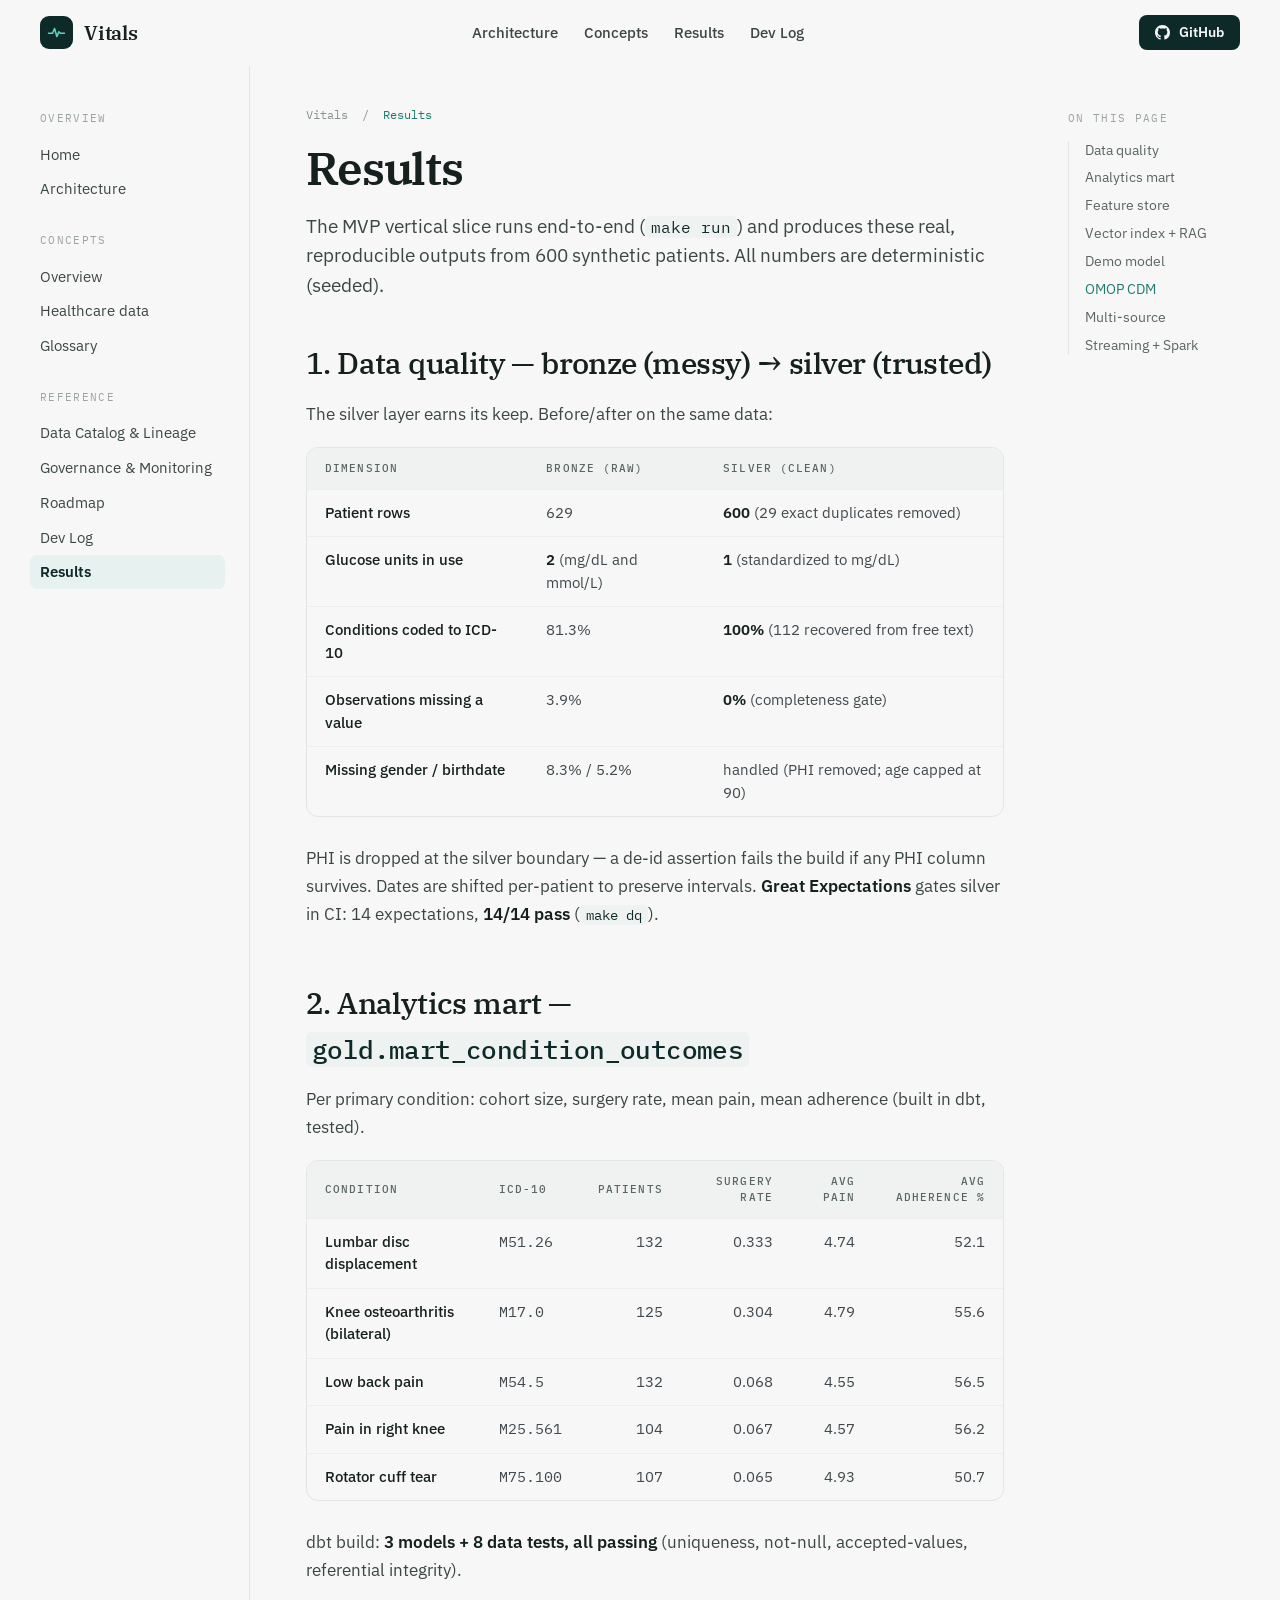
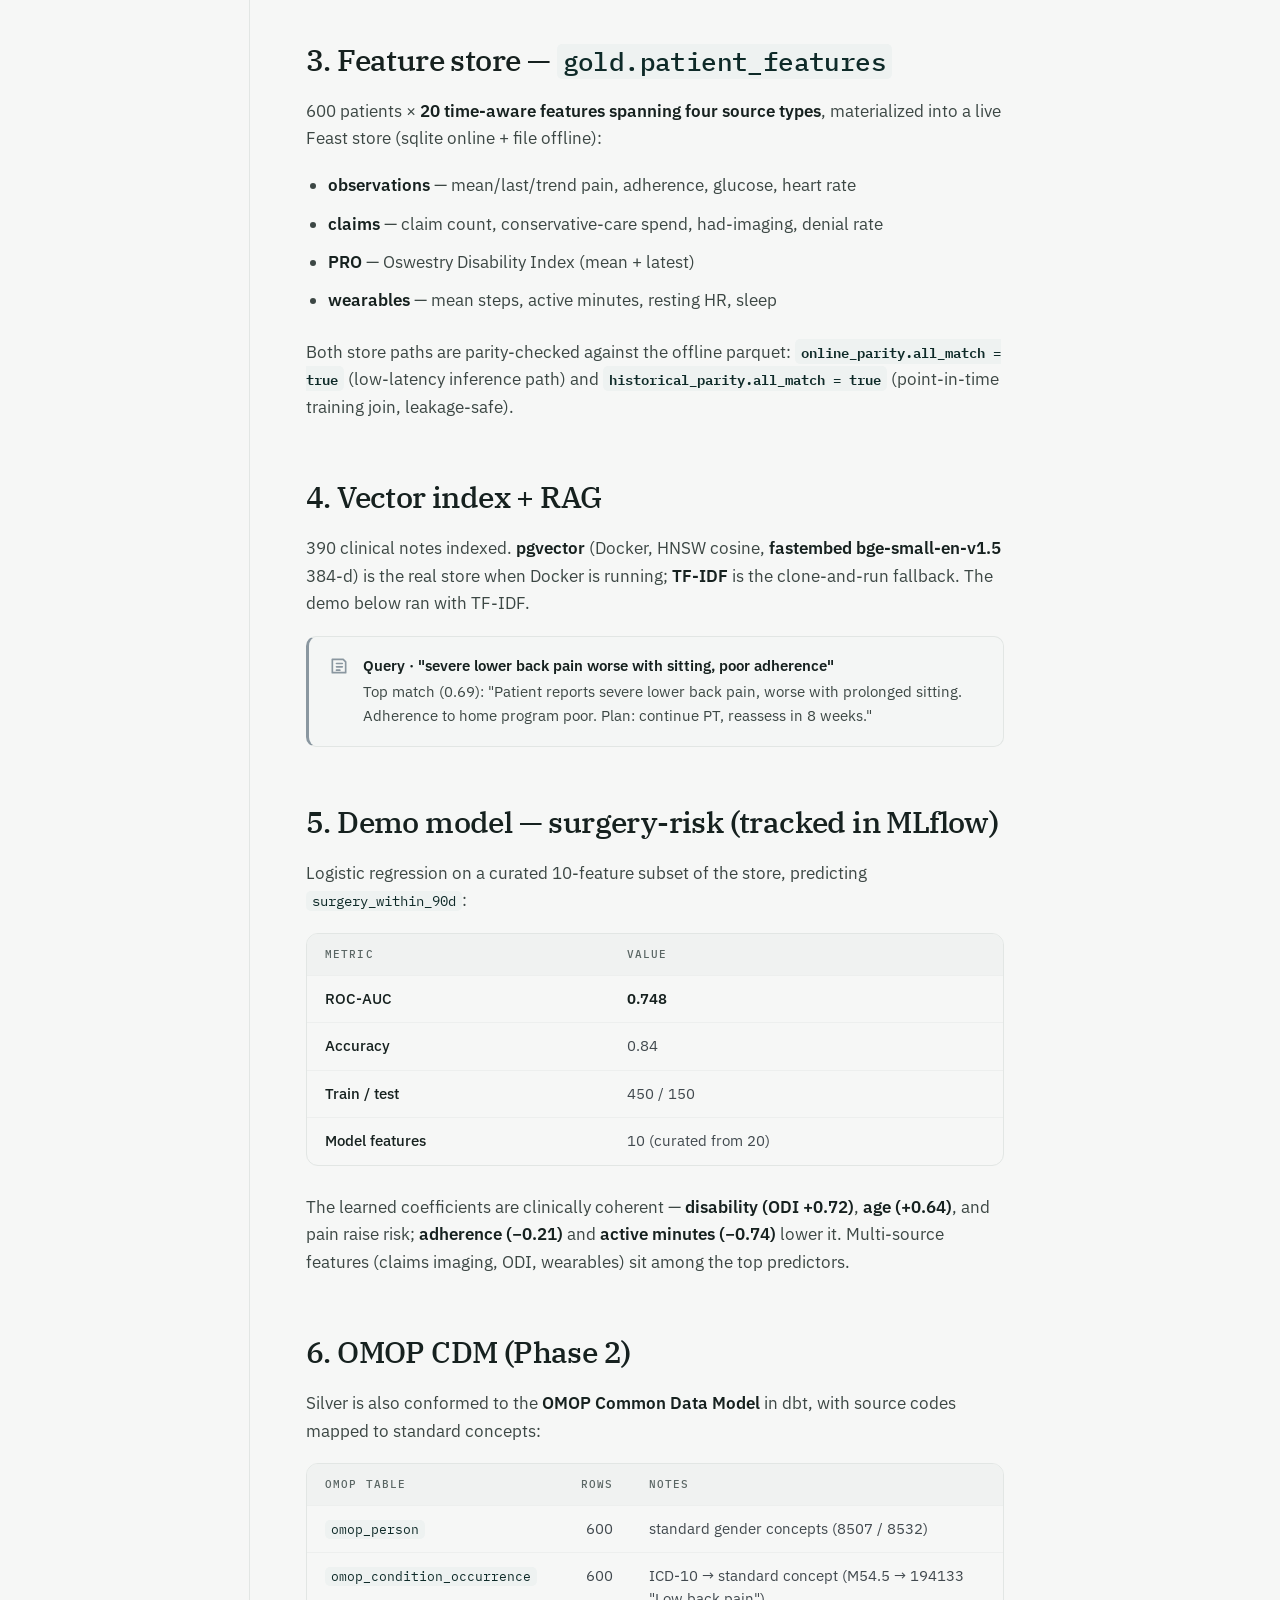
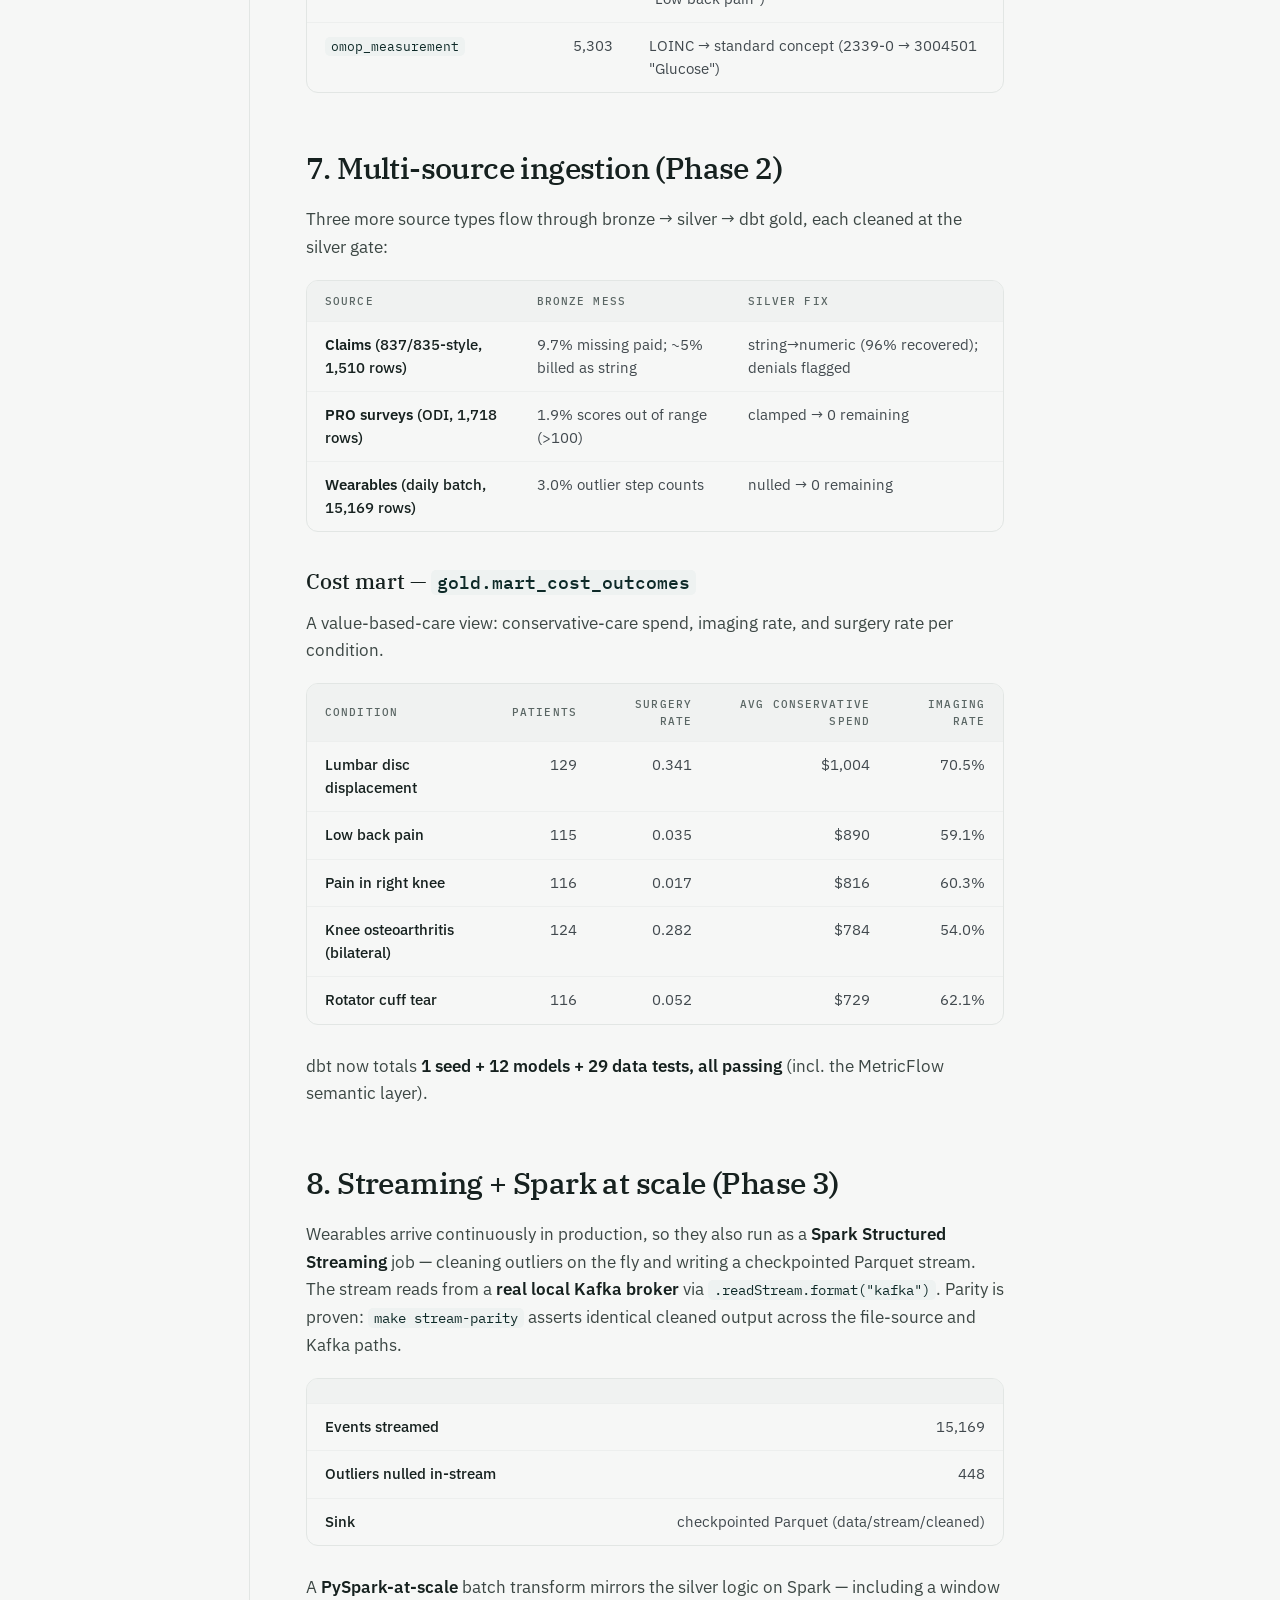
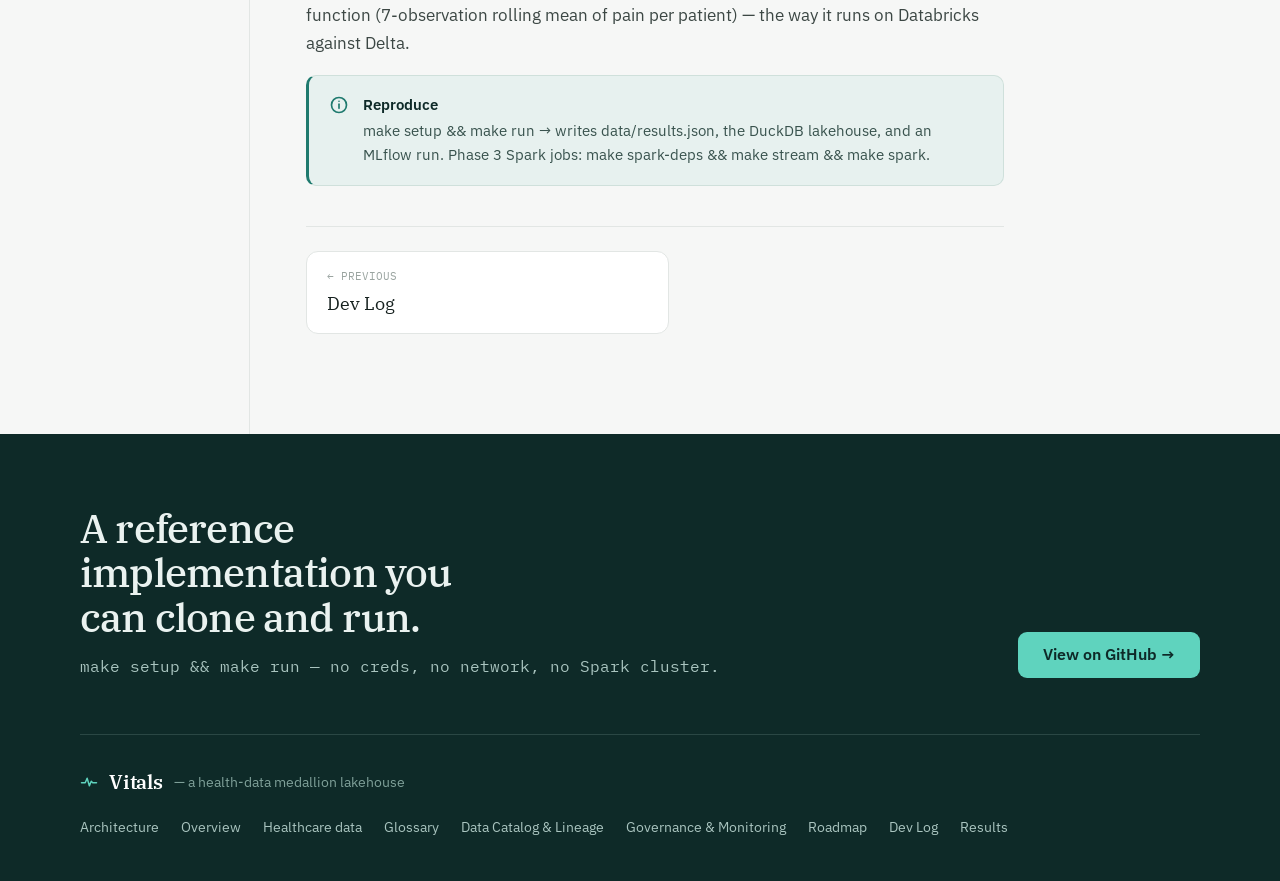
<file: website/redesign/results.html>
<!DOCTYPE html><html lang="en" class="no-js"><head><meta charset="utf-8"><meta name="viewport" content="width=device-width,initial-scale=1"><title>Results · Vitals</title><meta name="description" content="Real, reproducible outputs from 600 synthetic patients — all deterministic."><link rel="preconnect" href="https://fonts.googleapis.com"><link rel="preconnect" href="https://fonts.gstatic.com" crossorigin><link href="https://fonts.googleapis.com/css2?family=IBM+Plex+Serif:ital,wght@0,400;0,500;0,600;1,400&family=IBM+Plex+Sans:wght@400;500;600&family=IBM+Plex+Mono:wght@400;500&display=swap" rel="stylesheet"><link rel="stylesheet" href="assets/style.css"></head><body><nav class="nav"><a class="brand" href="index.html"><span class="brand-mark"><svg width="19" height="19" viewBox="0 0 24 24" fill="none" stroke="#5FD3BE" stroke-width="2" stroke-linecap="round" stroke-linejoin="round"><polyline points="2,13 7,13 9.5,7 12.5,17 15,11 17,13 22,13"/></svg></span><span class="brand-name">Vitals</span></a><div class="nav-links"><a href="architecture.html">Architecture</a><a href="concepts.html">Concepts</a><a href="results.html">Results</a><a href="dev-log.html">Dev Log</a></div><div class="nav-right"><a class="btn btn-dark btn-sm" href="https://github.com/joaoblasques/vitals"><svg width="15" height="15" viewBox="0 0 16 16" fill="currentColor"><path d="M8 0C3.58 0 0 3.58 0 8c0 3.54 2.29 6.53 5.47 7.59.4.07.55-.17.55-.38 0-.19-.01-.82-.01-1.49-2.01.37-2.53-.49-2.69-.94-.09-.23-.48-.94-.82-1.13-.28-.15-.68-.52-.01-.53.63-.01 1.08.58 1.23.82.72 1.21 1.87.87 2.33.66.07-.52.28-.87.51-1.07-1.78-.2-3.64-.89-3.64-3.95 0-.87.31-1.59.82-2.15-.08-.2-.36-1.02.08-2.12 0 0 .67-.21 2.2.82.64-.18 1.32-.27 2-.27.68 0 1.36.09 2 .27 1.53-1.04 2.2-.82 2.2-.82.44 1.1.16 1.92.08 2.12.51.56.82 1.27.82 2.15 0 3.07-1.87 3.75-3.65 3.95.29.25.54.73.54 1.48 0 1.07-.01 1.93-.01 2.2 0 .21.15.46.55.38A8.01 8.01 0 0016 8c0-4.42-3.58-8-8-8z"/></svg> GitHub</a><button class="hamburger" aria-label="Menu"><svg width="18" height="18" viewBox="0 0 24 24" fill="none" stroke="#16211F" stroke-width="2" stroke-linecap="round"><path d="M3 6h18M3 12h18M3 18h18"/></svg></button></div></nav><div class="doc-grid"><aside class="doc-side"><div class="doc-side-inner"><div class="side-group"><div class="lbl">Overview</div><div class="side-links"><a class="" href="index.html">Home</a><a class="" href="architecture.html">Architecture</a></div></div><div class="side-group"><div class="lbl">Concepts</div><div class="side-links"><a class="" href="concepts.html">Overview</a><a class="" href="healthcare-data.html">Healthcare data</a><a class="" href="glossary.html">Glossary</a></div></div><div class="side-group"><div class="lbl">Reference</div><div class="side-links"><a class="" href="catalog.html">Data Catalog & Lineage</a><a class="" href="governance.html">Governance & Monitoring</a><a class="" href="roadmap.html">Roadmap</a><a class="" href="dev-log.html">Dev Log</a><a class="active" href="results.html">Results</a></div></div></div></aside><main class="prose"><div class="crumb">Vitals&nbsp; / &nbsp;<span class="here">Results</span></div><h1 id="results">Results</h1><p class="intro">The MVP vertical slice runs end-to-end (<code>make run</code>) and produces these real, reproducible outputs from 600 synthetic patients. All numbers are deterministic (seeded).</p><h2 id="r1">1. Data quality — bronze (messy) → silver (trusted)</h2><p>The silver layer earns its keep. Before/after on the same data:</p><div class="tbl-wrap"><table class="tbl"><thead><tr><th class="">Dimension</th><th class="">Bronze (raw)</th><th class="">Silver (clean)</th></tr></thead><tbody><tr><td class="k">Patient rows</td><td class="">629</td><td class=""><strong>600</strong> (29 exact duplicates removed)</td></tr><tr><td class="k">Glucose units in use</td><td class=""><strong>2</strong> (mg/dL and mmol/L)</td><td class=""><strong>1</strong> (standardized to mg/dL)</td></tr><tr><td class="k">Conditions coded to ICD-10</td><td class="">81.3%</td><td class=""><strong>100%</strong> (112 recovered from free text)</td></tr><tr><td class="k">Observations missing a value</td><td class="">3.9%</td><td class=""><strong>0%</strong> (completeness gate)</td></tr><tr><td class="k">Missing gender / birthdate</td><td class="">8.3% / 5.2%</td><td class="">handled (PHI removed; age capped at 90)</td></tr></tbody></table></div><p>PHI is dropped at the silver boundary — a de-id assertion fails the build if any PHI column survives. Dates are shifted per-patient to preserve intervals. <strong>Great Expectations</strong> gates silver in CI: 14 expectations, <strong>14/14 pass</strong> (<code>make dq</code>).</p><h2 id="r2">2. Analytics mart — <code>gold.mart_condition_outcomes</code></h2><p>Per primary condition: cohort size, surgery rate, mean pain, mean adherence (built in dbt, tested).</p><div class="tbl-wrap"><table class="tbl"><thead><tr><th class="">Condition</th><th class="">ICD-10</th><th class="num">Patients</th><th class="num">Surgery rate</th><th class="num">Avg pain</th><th class="num">Avg adherence %</th></tr></thead><tbody><tr><td class="k">Lumbar disc displacement</td><td class="m">M51.26</td><td class="num">132</td><td class="num">0.333</td><td class="num">4.74</td><td class="num">52.1</td></tr><tr><td class="k">Knee osteoarthritis (bilateral)</td><td class="m">M17.0</td><td class="num">125</td><td class="num">0.304</td><td class="num">4.79</td><td class="num">55.6</td></tr><tr><td class="k">Low back pain</td><td class="m">M54.5</td><td class="num">132</td><td class="num">0.068</td><td class="num">4.55</td><td class="num">56.5</td></tr><tr><td class="k">Pain in right knee</td><td class="m">M25.561</td><td class="num">104</td><td class="num">0.067</td><td class="num">4.57</td><td class="num">56.2</td></tr><tr><td class="k">Rotator cuff tear</td><td class="m">M75.100</td><td class="num">107</td><td class="num">0.065</td><td class="num">4.93</td><td class="num">50.7</td></tr></tbody></table></div><p>dbt build: <strong>3 models + 8 data tests, all passing</strong> (uniqueness, not-null, accepted-values, referential integrity).</p><h2 id="r3">3. Feature store — <code>gold.patient_features</code></h2><p>600 patients × <strong>20 time-aware features spanning four source types</strong>, materialized into a live Feast store (sqlite online + file offline):</p><ul><li><strong>observations</strong> — mean/last/trend pain, adherence, glucose, heart rate</li><li><strong>claims</strong> — claim count, conservative-care spend, had-imaging, denial rate</li><li><strong>PRO</strong> — Oswestry Disability Index (mean + latest)</li><li><strong>wearables</strong> — mean steps, active minutes, resting HR, sleep</li></ul><p>Both store paths are parity-checked against the offline parquet: <strong><code>online_parity.all_match = true</code></strong> (low-latency inference path) and <strong><code>historical_parity.all_match = true</code></strong> (point-in-time training join, leakage-safe).</p><h2 id="r4">4. Vector index + RAG</h2><p>390 clinical notes indexed. <strong>pgvector</strong> (Docker, HNSW cosine, <strong>fastembed bge-small-en-v1.5</strong> 384-d) is the real store when Docker is running; <strong>TF-IDF</strong> is the clone-and-run fallback. The demo below ran with TF-IDF.</p><div class="callout note"><svg width="20" height="20" viewBox="0 0 24 24" fill="none" stroke="#8A97A0" stroke-width="2" stroke-linecap="round" stroke-linejoin="round"><path d="M4 4h13l3 3v13H4z"/><path d="M9 9h7M9 13h7M9 17h4"/></svg><div><div class="ct">Query · "severe lower back pain worse with sitting, poor adherence"</div><div class="cb">Top match (0.69): "Patient reports severe lower back pain, worse with prolonged sitting. Adherence to home program poor. Plan: continue PT, reassess in 8 weeks."</div></div></div><h2 id="r5">5. Demo model — surgery-risk (tracked in MLflow)</h2><p>Logistic regression on a curated 10-feature subset of the store, predicting <code>surgery_within_90d</code>:</p><div class="tbl-wrap"><table class="tbl"><thead><tr><th class="">Metric</th><th class="">Value</th></tr></thead><tbody><tr><td class="k">ROC-AUC</td><td class=""><strong>0.748</strong></td></tr><tr><td class="k">Accuracy</td><td class="">0.84</td></tr><tr><td class="k">Train / test</td><td class="">450 / 150</td></tr><tr><td class="k">Model features</td><td class="">10 (curated from 20)</td></tr></tbody></table></div><p>The learned coefficients are clinically coherent — <strong>disability (ODI +0.72)</strong>, <strong>age (+0.64)</strong>, and pain raise risk; <strong>adherence (−0.21)</strong> and <strong>active minutes (−0.74)</strong> lower it. Multi-source features (claims imaging, ODI, wearables) sit among the top predictors.</p><h2 id="r6">6. OMOP CDM (Phase 2)</h2><p>Silver is also conformed to the <strong>OMOP Common Data Model</strong> in dbt, with source codes mapped to standard concepts:</p><div class="tbl-wrap"><table class="tbl"><thead><tr><th class="">OMOP table</th><th class="num">Rows</th><th class="">Notes</th></tr></thead><tbody><tr><td class="m"><code>omop_person</code></td><td class="num">600</td><td class="">standard gender concepts (8507 / 8532)</td></tr><tr><td class="m"><code>omop_condition_occurrence</code></td><td class="num">600</td><td class="">ICD-10 → standard concept (M54.5 → 194133 "Low back pain")</td></tr><tr><td class="m"><code>omop_measurement</code></td><td class="num">5,303</td><td class="">LOINC → standard concept (2339-0 → 3004501 "Glucose")</td></tr></tbody></table></div><h2 id="r7">7. Multi-source ingestion (Phase 2)</h2><p>Three more source types flow through bronze → silver → dbt gold, each cleaned at the silver gate:</p><div class="tbl-wrap"><table class="tbl"><thead><tr><th class="">Source</th><th class="">Bronze mess</th><th class="">Silver fix</th></tr></thead><tbody><tr><td class="k"><strong>Claims</strong> (837/835-style, 1,510 rows)</td><td class="">9.7% missing paid; ~5% billed as string</td><td class="">string→numeric (96% recovered); denials flagged</td></tr><tr><td class="k"><strong>PRO surveys</strong> (ODI, 1,718 rows)</td><td class="">1.9% scores out of range (&gt;100)</td><td class="">clamped → 0 remaining</td></tr><tr><td class="k"><strong>Wearables</strong> (daily batch, 15,169 rows)</td><td class="">3.0% outlier step counts</td><td class="">nulled → 0 remaining</td></tr></tbody></table></div><h3>Cost mart — <code>gold.mart_cost_outcomes</code></h3><p>A value-based-care view: conservative-care spend, imaging rate, and surgery rate per condition.</p><div class="tbl-wrap"><table class="tbl"><thead><tr><th class="">Condition</th><th class="num">Patients</th><th class="num">Surgery rate</th><th class="num">Avg conservative spend</th><th class="num">Imaging rate</th></tr></thead><tbody><tr><td class="k">Lumbar disc displacement</td><td class="num">129</td><td class="num">0.341</td><td class="num">$1,004</td><td class="num">70.5%</td></tr><tr><td class="k">Low back pain</td><td class="num">115</td><td class="num">0.035</td><td class="num">$890</td><td class="num">59.1%</td></tr><tr><td class="k">Pain in right knee</td><td class="num">116</td><td class="num">0.017</td><td class="num">$816</td><td class="num">60.3%</td></tr><tr><td class="k">Knee osteoarthritis (bilateral)</td><td class="num">124</td><td class="num">0.282</td><td class="num">$784</td><td class="num">54.0%</td></tr><tr><td class="k">Rotator cuff tear</td><td class="num">116</td><td class="num">0.052</td><td class="num">$729</td><td class="num">62.1%</td></tr></tbody></table></div><p>dbt now totals <strong>1 seed + 12 models + 29 data tests, all passing</strong> (incl. the MetricFlow semantic layer).</p><h2 id="r8">8. Streaming + Spark at scale (Phase 3)</h2><p>Wearables arrive continuously in production, so they also run as a <strong>Spark Structured Streaming</strong> job — cleaning outliers on the fly and writing a checkpointed Parquet stream. The stream reads from a <strong>real local Kafka broker</strong> via <code>.readStream.format("kafka")</code>. Parity is proven: <code>make stream-parity</code> asserts identical cleaned output across the file-source and Kafka paths.</p><div class="tbl-wrap"><table class="tbl"><thead><tr><th class=""></th><th class="num"></th></tr></thead><tbody><tr><td class="k">Events streamed</td><td class="num">15,169</td></tr><tr><td class="k">Outliers nulled in-stream</td><td class="num">448</td></tr><tr><td class="k">Sink</td><td class="num">checkpointed Parquet (data/stream/cleaned)</td></tr></tbody></table></div><p>A <strong>PySpark-at-scale</strong> batch transform mirrors the silver logic on Spark — including a window function (7-observation rolling mean of pain per patient) — the way it runs on Databricks against Delta.</p><div class="callout info"><svg width="20" height="20" viewBox="0 0 24 24" fill="none" stroke="#1F7A6E" stroke-width="2"><circle cx="12" cy="12" r="9"/><path d="M12 11v5" stroke-linecap="round"/><circle cx="12" cy="7.5" r="1" fill="#1F7A6E" stroke="none"/></svg><div><div class="ct">Reproduce</div><div class="cb">make setup &amp;&amp; make run → writes data/results.json, the DuckDB lakehouse, and an MLflow run. Phase 3 Spark jobs: make spark-deps &amp;&amp; make stream &amp;&amp; make spark.</div></div></div><div class="pager"><a href="dev-log.html"><div class="dir">← PREVIOUS</div><div class="ttl">Dev Log</div></a><span style="flex:1"></span></div></main><aside class="doc-toc"><div class="doc-toc-inner"><div class="lbl">On this page</div><div class="toc-links"><a href="#r1">Data quality</a><a href="#r2">Analytics mart</a><a href="#r3">Feature store</a><a href="#r4">Vector index + RAG</a><a href="#r5">Demo model</a><a href="#r6">OMOP CDM</a><a href="#r7">Multi-source</a><a href="#r8">Streaming + Spark</a></div></div></aside></div><footer class="footer"><div class="container"><div class="footer-top" data-reveal><div><h2>A reference implementation you can clone and run.</h2><p class="mono">make setup &amp;&amp; make run — no creds, no network, no Spark cluster.</p></div><a class="btn btn-mint btn-lg" href="https://github.com/joaoblasques/vitals">View on GitHub →</a></div><div class="footer-bottom"><div style="display:flex;align-items:center;gap:11px"><svg width="18" height="18" viewBox="0 0 24 24" fill="none" stroke="#5FD3BE" stroke-width="2" stroke-linecap="round" stroke-linejoin="round"><polyline points="2,13 7,13 9.5,7 12.5,17 15,11 17,13 22,13"/></svg><span class="brand-name">Vitals</span><span style="font-size:13.5px;color:#7FA099">— a health-data medallion lakehouse</span></div><div class="footer-links"><a href="architecture.html">Architecture</a><a href="concepts.html">Overview</a><a href="healthcare-data.html">Healthcare data</a><a href="glossary.html">Glossary</a><a href="catalog.html">Data Catalog & Lineage</a><a href="governance.html">Governance & Monitoring</a><a href="roadmap.html">Roadmap</a><a href="dev-log.html">Dev Log</a><a href="results.html">Results</a></div></div></div></footer><script src="assets/app.js"></script></body></html>
</file>
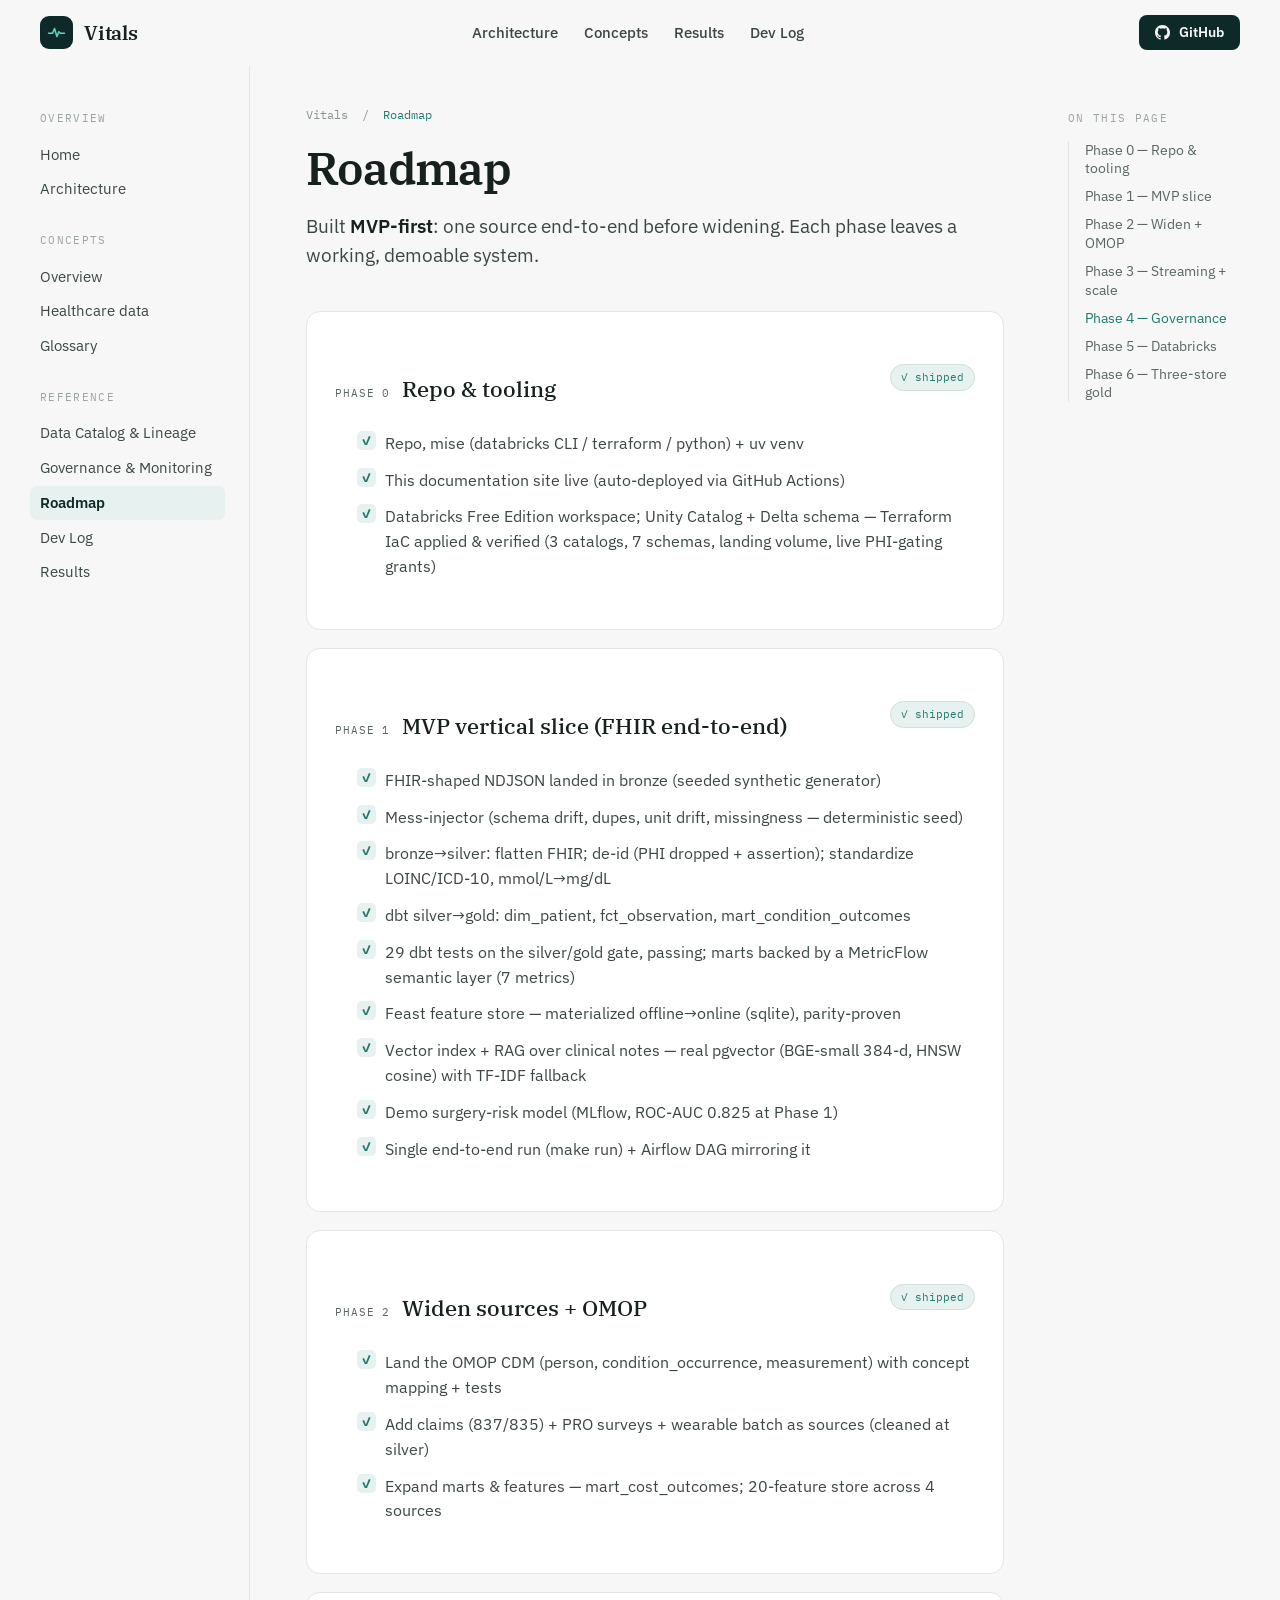
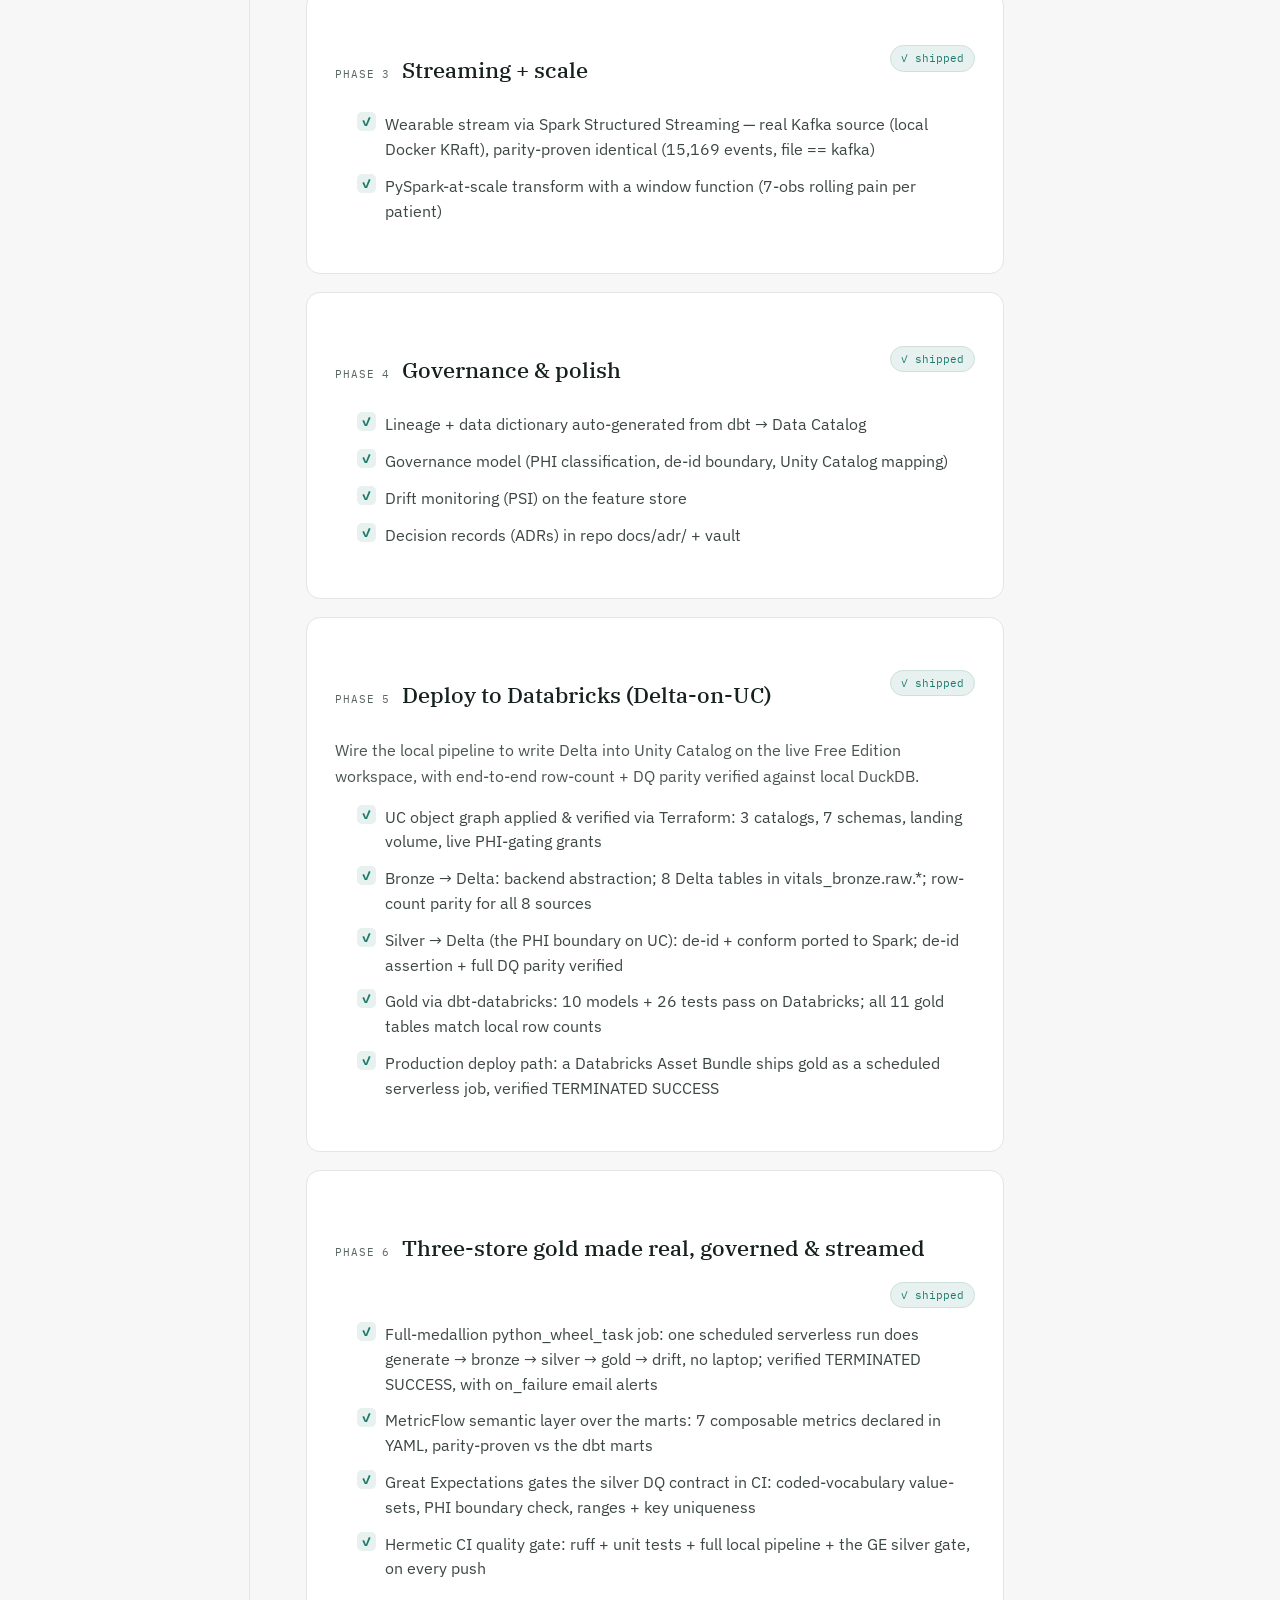
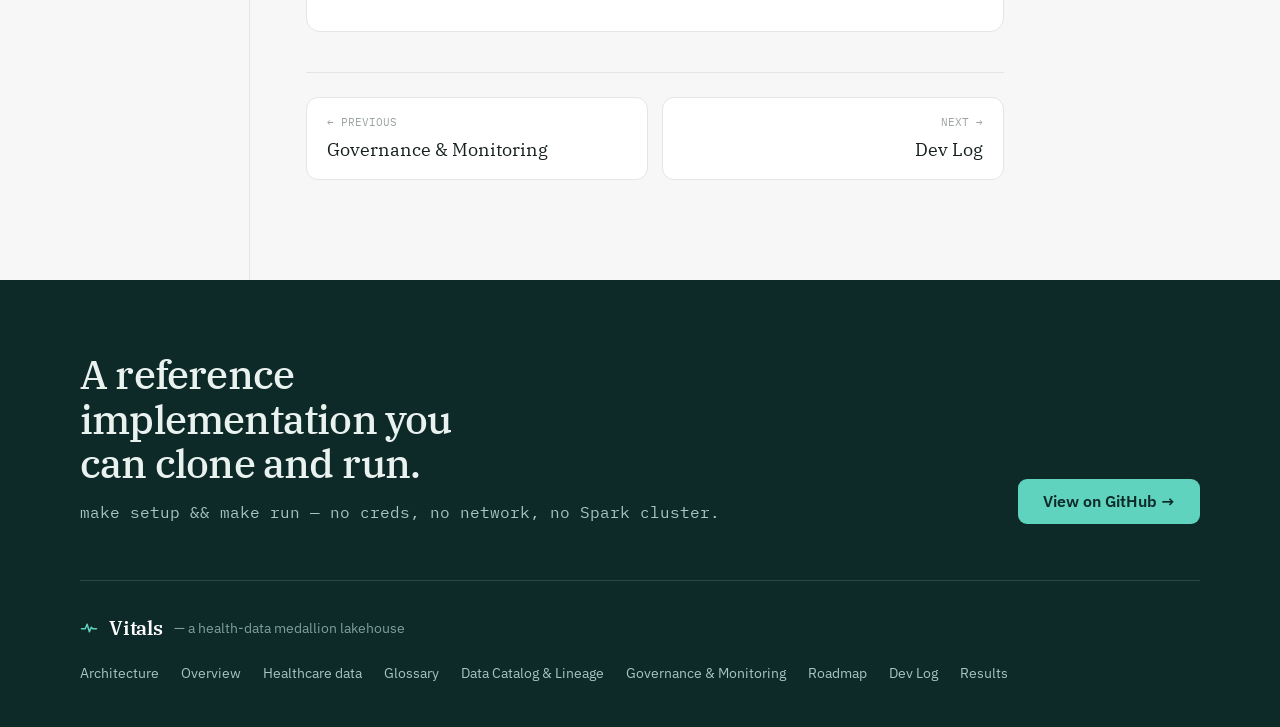
<file: website/redesign/roadmap.html>
<!DOCTYPE html><html lang="en" class="no-js"><head><meta charset="utf-8"><meta name="viewport" content="width=device-width,initial-scale=1"><title>Roadmap · Vitals</title><meta name="description" content="Built MVP-first — each phase leaves a working, demoable system."><link rel="preconnect" href="https://fonts.googleapis.com"><link rel="preconnect" href="https://fonts.gstatic.com" crossorigin><link href="https://fonts.googleapis.com/css2?family=IBM+Plex+Serif:ital,wght@0,400;0,500;0,600;1,400&family=IBM+Plex+Sans:wght@400;500;600&family=IBM+Plex+Mono:wght@400;500&display=swap" rel="stylesheet"><link rel="stylesheet" href="assets/style.css"></head><body><nav class="nav"><a class="brand" href="index.html"><span class="brand-mark"><svg width="19" height="19" viewBox="0 0 24 24" fill="none" stroke="#5FD3BE" stroke-width="2" stroke-linecap="round" stroke-linejoin="round"><polyline points="2,13 7,13 9.5,7 12.5,17 15,11 17,13 22,13"/></svg></span><span class="brand-name">Vitals</span></a><div class="nav-links"><a href="architecture.html">Architecture</a><a href="concepts.html">Concepts</a><a href="results.html">Results</a><a href="dev-log.html">Dev Log</a></div><div class="nav-right"><a class="btn btn-dark btn-sm" href="https://github.com/joaoblasques/vitals"><svg width="15" height="15" viewBox="0 0 16 16" fill="currentColor"><path d="M8 0C3.58 0 0 3.58 0 8c0 3.54 2.29 6.53 5.47 7.59.4.07.55-.17.55-.38 0-.19-.01-.82-.01-1.49-2.01.37-2.53-.49-2.69-.94-.09-.23-.48-.94-.82-1.13-.28-.15-.68-.52-.01-.53.63-.01 1.08.58 1.23.82.72 1.21 1.87.87 2.33.66.07-.52.28-.87.51-1.07-1.78-.2-3.64-.89-3.64-3.95 0-.87.31-1.59.82-2.15-.08-.2-.36-1.02.08-2.12 0 0 .67-.21 2.2.82.64-.18 1.32-.27 2-.27.68 0 1.36.09 2 .27 1.53-1.04 2.2-.82 2.2-.82.44 1.1.16 1.92.08 2.12.51.56.82 1.27.82 2.15 0 3.07-1.87 3.75-3.65 3.95.29.25.54.73.54 1.48 0 1.07-.01 1.93-.01 2.2 0 .21.15.46.55.38A8.01 8.01 0 0016 8c0-4.42-3.58-8-8-8z"/></svg> GitHub</a><button class="hamburger" aria-label="Menu"><svg width="18" height="18" viewBox="0 0 24 24" fill="none" stroke="#16211F" stroke-width="2" stroke-linecap="round"><path d="M3 6h18M3 12h18M3 18h18"/></svg></button></div></nav><div class="doc-grid"><aside class="doc-side"><div class="doc-side-inner"><div class="side-group"><div class="lbl">Overview</div><div class="side-links"><a class="" href="index.html">Home</a><a class="" href="architecture.html">Architecture</a></div></div><div class="side-group"><div class="lbl">Concepts</div><div class="side-links"><a class="" href="concepts.html">Overview</a><a class="" href="healthcare-data.html">Healthcare data</a><a class="" href="glossary.html">Glossary</a></div></div><div class="side-group"><div class="lbl">Reference</div><div class="side-links"><a class="" href="catalog.html">Data Catalog & Lineage</a><a class="" href="governance.html">Governance & Monitoring</a><a class="active" href="roadmap.html">Roadmap</a><a class="" href="dev-log.html">Dev Log</a><a class="" href="results.html">Results</a></div></div></div></aside><main class="prose"><div class="crumb">Vitals&nbsp; / &nbsp;<span class="here">Roadmap</span></div><h1 id="roadmap">Roadmap</h1><p class="intro">Built <strong>MVP-first</strong>: one source end-to-end before widening. Each phase leaves a working, demoable system.</p><div id="p0"></div><div class="phase"><div class="phase-head"><span class="ph">Phase 0</span><h3>Repo &amp; tooling</h3><span class="pill">✓ shipped</span></div><ul class="checklist"><li>Repo, mise (databricks CLI / terraform / python) + uv venv</li><li>This documentation site live (auto-deployed via GitHub Actions)</li><li>Databricks Free Edition workspace; Unity Catalog + Delta schema — Terraform IaC applied &amp; verified (3 catalogs, 7 schemas, landing volume, live PHI-gating grants)</li></ul></div><div id="p1"></div><div class="phase"><div class="phase-head"><span class="ph">Phase 1</span><h3>MVP vertical slice (FHIR end-to-end)</h3><span class="pill">✓ shipped</span></div><ul class="checklist"><li>FHIR-shaped NDJSON landed in bronze (seeded synthetic generator)</li><li>Mess-injector (schema drift, dupes, unit drift, missingness — deterministic seed)</li><li>bronze→silver: flatten FHIR; de-id (PHI dropped + assertion); standardize LOINC/ICD-10, mmol/L→mg/dL</li><li>dbt silver→gold: dim_patient, fct_observation, mart_condition_outcomes</li><li>29 dbt tests on the silver/gold gate, passing; marts backed by a MetricFlow semantic layer (7 metrics)</li><li>Feast feature store — materialized offline→online (sqlite), parity-proven</li><li>Vector index + RAG over clinical notes — real pgvector (BGE-small 384-d, HNSW cosine) with TF-IDF fallback</li><li>Demo surgery-risk model (MLflow, ROC-AUC 0.825 at Phase 1)</li><li>Single end-to-end run (make run) + Airflow DAG mirroring it</li></ul></div><div id="p2"></div><div class="phase"><div class="phase-head"><span class="ph">Phase 2</span><h3>Widen sources + OMOP</h3><span class="pill">✓ shipped</span></div><ul class="checklist"><li>Land the OMOP CDM (person, condition_occurrence, measurement) with concept mapping + tests</li><li>Add claims (837/835) + PRO surveys + wearable batch as sources (cleaned at silver)</li><li>Expand marts &amp; features — mart_cost_outcomes; 20-feature store across 4 sources</li></ul></div><div id="p3"></div><div class="phase"><div class="phase-head"><span class="ph">Phase 3</span><h3>Streaming + scale</h3><span class="pill">✓ shipped</span></div><ul class="checklist"><li>Wearable stream via Spark Structured Streaming — real Kafka source (local Docker KRaft), parity-proven identical (15,169 events, file == kafka)</li><li>PySpark-at-scale transform with a window function (7-obs rolling pain per patient)</li></ul></div><div id="p4"></div><div class="phase"><div class="phase-head"><span class="ph">Phase 4</span><h3>Governance &amp; polish</h3><span class="pill">✓ shipped</span></div><ul class="checklist"><li>Lineage + data dictionary auto-generated from dbt → Data Catalog</li><li>Governance model (PHI classification, de-id boundary, Unity Catalog mapping)</li><li>Drift monitoring (PSI) on the feature store</li><li>Decision records (ADRs) in repo docs/adr/ + vault</li></ul></div><div id="p5"></div><div class="phase"><div class="phase-head"><span class="ph">Phase 5</span><h3>Deploy to Databricks (Delta-on-UC)</h3><span class="pill">✓ shipped</span></div><p style="font-size:15.5px;color:#4A5451;margin:0 0 16px">Wire the local pipeline to write Delta into Unity Catalog on the live Free Edition workspace, with end-to-end row-count + DQ parity verified against local DuckDB.</p><ul class="checklist"><li>UC object graph applied &amp; verified via Terraform: 3 catalogs, 7 schemas, landing volume, live PHI-gating grants</li><li>Bronze → Delta: backend abstraction; 8 Delta tables in vitals_bronze.raw.*; row-count parity for all 8 sources</li><li>Silver → Delta (the PHI boundary on UC): de-id + conform ported to Spark; de-id assertion + full DQ parity verified</li><li>Gold via dbt-databricks: 10 models + 26 tests pass on Databricks; all 11 gold tables match local row counts</li><li>Production deploy path: a Databricks Asset Bundle ships gold as a scheduled serverless job, verified TERMINATED SUCCESS</li></ul></div><div id="p6"></div><div class="phase"><div class="phase-head"><span class="ph">Phase 6</span><h3>Three-store gold made real, governed &amp; streamed</h3><span class="pill">✓ shipped</span></div><ul class="checklist"><li>Full-medallion python_wheel_task job: one scheduled serverless run does generate → bronze → silver → gold → drift, no laptop; verified TERMINATED SUCCESS, with on_failure email alerts</li><li>MetricFlow semantic layer over the marts: 7 composable metrics declared in YAML, parity-proven vs the dbt marts</li><li>Great Expectations gates the silver DQ contract in CI: coded-vocabulary value-sets, PHI boundary check, ranges + key uniqueness</li><li>Hermetic CI quality gate: ruff + unit tests + full local pipeline + the GE silver gate, on every push</li></ul></div><div class="pager"><a href="governance.html"><div class="dir">← PREVIOUS</div><div class="ttl">Governance & Monitoring</div></a><a class="next" href="dev-log.html"><div class="dir">NEXT →</div><div class="ttl">Dev Log</div></a></div></main><aside class="doc-toc"><div class="doc-toc-inner"><div class="lbl">On this page</div><div class="toc-links"><a href="#p0">Phase 0 — Repo & tooling</a><a href="#p1">Phase 1 — MVP slice</a><a href="#p2">Phase 2 — Widen + OMOP</a><a href="#p3">Phase 3 — Streaming + scale</a><a href="#p4">Phase 4 — Governance</a><a href="#p5">Phase 5 — Databricks</a><a href="#p6">Phase 6 — Three-store gold</a></div></div></aside></div><footer class="footer"><div class="container"><div class="footer-top" data-reveal><div><h2>A reference implementation you can clone and run.</h2><p class="mono">make setup &amp;&amp; make run — no creds, no network, no Spark cluster.</p></div><a class="btn btn-mint btn-lg" href="https://github.com/joaoblasques/vitals">View on GitHub →</a></div><div class="footer-bottom"><div style="display:flex;align-items:center;gap:11px"><svg width="18" height="18" viewBox="0 0 24 24" fill="none" stroke="#5FD3BE" stroke-width="2" stroke-linecap="round" stroke-linejoin="round"><polyline points="2,13 7,13 9.5,7 12.5,17 15,11 17,13 22,13"/></svg><span class="brand-name">Vitals</span><span style="font-size:13.5px;color:#7FA099">— a health-data medallion lakehouse</span></div><div class="footer-links"><a href="architecture.html">Architecture</a><a href="concepts.html">Overview</a><a href="healthcare-data.html">Healthcare data</a><a href="glossary.html">Glossary</a><a href="catalog.html">Data Catalog & Lineage</a><a href="governance.html">Governance & Monitoring</a><a href="roadmap.html">Roadmap</a><a href="dev-log.html">Dev Log</a><a href="results.html">Results</a></div></div></div></footer><script src="assets/app.js"></script></body></html>
</file>
<file: website/redesign/assets/style.css>
/* ============ Vitals — redesign ============ */
:root{
  --paper:#F6F7F6; --panel:#fff; --ink:#16211F; --muted:#3C4744; --muted2:#5A6664;
  --faint:#8A938F; --hair:#E2E6E4; --hair2:#EDEFEE;
  --teal:#1F7A6E; --teal-deep:#0E2A28; --teal-tint:#E7F1EF; --teal-line:#CFE0DB; --mint:#5FD3BE;
  --bronze:#B0764A; --silver:#8A97A0; --gold:#C9A227; --coral:#E8735A;
  --serif:'IBM Plex Serif',Georgia,serif; --sans:'IBM Plex Sans',system-ui,sans-serif; --mono:'IBM Plex Mono',ui-monospace,monospace;
}
*{box-sizing:border-box}
html{scroll-behavior:smooth}
body{margin:0;background:var(--paper);color:var(--ink);font-family:var(--sans);-webkit-font-smoothing:antialiased;line-height:1.5}
::selection{background:var(--teal);color:#fff}
a{color:var(--teal);text-decoration:none}
a:hover{color:var(--teal-deep)}
img{max-width:100%}
h1,h2,h3{margin:0}

/* layout */
.container{max-width:1200px;margin:0 auto;padding:0 40px}
.container-wide{max-width:1280px;margin:0 auto;padding:0 40px}
.kicker{font-family:var(--mono);font-size:12px;letter-spacing:.12em;text-transform:uppercase;color:var(--teal)}
.kicker.coral{color:var(--coral)}
.kicker.mint{color:var(--mint)}

/* nav */
.nav{position:sticky;top:0;z-index:50;display:flex;align-items:center;justify-content:space-between;padding:15px 40px;border-bottom:1px solid transparent;transition:background .3s,box-shadow .3s,border-color .3s}
.nav.scrolled{background:rgba(246,247,246,.85);backdrop-filter:blur(12px);-webkit-backdrop-filter:blur(12px);border-bottom-color:var(--hair)}
.brand{display:flex;align-items:center;gap:11px;color:var(--ink)}
.brand:hover{color:var(--ink)}
.brand-mark{display:inline-flex;align-items:center;justify-content:center;width:33px;height:33px;background:var(--teal-deep);border-radius:9px;flex-shrink:0}
.brand-name{font-family:var(--serif);font-weight:600;font-size:20px;letter-spacing:-.01em}
.nav-links{display:flex;align-items:center;gap:26px;font-size:14.5px;font-weight:500}
.nav-links a{color:#3C4744}
.nav-links a:hover{color:var(--teal-deep)}
.nav-right{display:flex;align-items:center;gap:14px}
.btn{display:inline-flex;align-items:center;gap:9px;border-radius:9px;font-size:15px;font-weight:600;cursor:pointer;transition:all .2s;border:1px solid transparent;text-decoration:none;line-height:1}
.btn-sm{font-size:13.5px;padding:9px 15px;border-radius:8px}
.btn-lg{padding:14px 24px;font-size:15.5px}
.btn-primary{background:var(--teal);color:#fff}
.btn-primary:hover{background:var(--teal-deep);color:#fff}
.btn-dark{background:var(--teal-deep);color:var(--paper)}
.btn-dark:hover{background:#16211F;color:var(--paper)}
.btn-mint{background:var(--mint);color:var(--teal-deep)}
.btn-mint:hover{background:#7FE6D2;color:var(--teal-deep)}
.btn-ghost{background:transparent;color:var(--ink);border-color:#C9D2CF}
.btn-ghost:hover{border-color:var(--teal);color:var(--teal)}
.hamburger{display:none;background:none;border:1px solid var(--hair);border-radius:8px;padding:8px;cursor:pointer}

/* reveal */
[data-reveal]{opacity:0;transform:translateY(22px);transition:opacity .7s cubic-bezier(.22,1,.36,1),transform .7s cubic-bezier(.22,1,.36,1)}
[data-reveal].in{opacity:1;transform:none}
.no-js [data-reveal]{opacity:1;transform:none}

/* hero */
.hero{position:relative;max-width:1200px;margin:0 auto;padding:82px 40px 72px;overflow:hidden}
.hero-ecg{position:absolute;left:0;right:0;bottom:36px;width:100%;height:180px;opacity:.5;pointer-events:none}
.hero-ecg polyline{stroke-dasharray:3000;stroke-dashoffset:3000;animation:ecgdraw 3.2s ease-out .3s forwards}
@keyframes ecgdraw{to{stroke-dashoffset:0}}
@keyframes blip{0%,100%{opacity:.35}50%{opacity:1}}
.badge{display:inline-flex;align-items:center;gap:9px;padding:6px 13px;background:var(--teal-tint);border:1px solid var(--teal-line);border-radius:100px;font-family:var(--mono);font-size:12px;color:var(--teal)}
.badge .dot{width:7px;height:7px;border-radius:50%;background:var(--teal);animation:blip 2s ease-in-out infinite}
.hero h1{font-family:var(--serif);font-weight:600;font-size:74px;line-height:1.04;letter-spacing:-.025em;margin:26px 0;max-width:15ch}
.hero h1 .accent{color:var(--teal)}
.hero-sub{font-size:20px;line-height:1.55;color:var(--muted);max-width:60ch;margin:0 0 36px}
.hero-cta{display:flex;flex-wrap:wrap;gap:14px}

/* generic section */
.section{padding:88px 0}
.section.tight{padding:76px 0}
.section.panel{background:var(--panel);border-top:1px solid var(--hair);border-bottom:1px solid var(--hair)}
.section h2{font-family:var(--serif);font-weight:500;font-size:38px;line-height:1.16;letter-spacing:-.02em}
.section .lead{font-size:17.5px;line-height:1.62;color:var(--muted)}
.two{display:grid;grid-template-columns:1fr 1fr;gap:64px}
.chips{display:flex;flex-wrap:wrap;gap:10px}
.chip{font-family:var(--mono);font-size:12.5px;padding:7px 12px;background:var(--paper);border:1px solid var(--hair);border-radius:7px;color:var(--muted2)}
.chip.round{border-radius:100px;background:#fff;padding:9px 15px;font-size:13.5px;color:#3C4744}

/* pipeline centerpiece */
.pipe-head{text-align:center;max-width:64ch;margin:0 auto 54px}
.pipe-head h2{font-size:42px;line-height:1.14;margin:16px 0}
.flow{display:grid;grid-template-columns:1fr auto 1fr auto 1.15fr;align-items:stretch;gap:18px}
.stage{border-radius:16px;padding:24px;display:flex;flex-direction:column}
.stage.bronze{border:1px solid #E4D4C4;background:linear-gradient(180deg,#FBF3EB,#fff)}
.stage.silver{border:1px solid #DCE1E3;background:linear-gradient(180deg,#F3F5F6,#fff)}
.stage.gold{border:1px solid #E7D9A8;background:linear-gradient(180deg,#FBF6E4,#fff)}
.stage-tag{display:flex;align-items:center;gap:10px;margin-bottom:6px;font-family:var(--mono);font-size:12px;letter-spacing:.1em;text-transform:uppercase}
.stage-tag .sq{width:10px;height:10px;border-radius:3px}
.stage.bronze .stage-tag{color:#8A5A34} .stage.bronze .sq{background:var(--bronze)}
.stage.silver .stage-tag{color:#5E6B73} .stage.silver .sq{background:var(--silver)}
.stage.gold .stage-tag{color:#987A16} .stage.gold .sq{background:var(--gold)}
.stage-title{font-family:var(--serif);font-size:19px;margin-bottom:16px}
.stage-list{display:flex;flex-direction:column;gap:8px}
.stage-item{font-size:13.5px;padding:9px 12px;background:#fff;border-radius:8px}
.stage.bronze .stage-item{border:1px solid #EADCCD;color:#4A4038}
.stage.silver .stage-item{border:1px solid #E1E5E7;color:#41494E}
.gold-card{padding:12px;background:#fff;border:1px solid #EDE0B8;border-radius:10px}
.gold-card b{display:block;font-weight:600;font-size:14px;color:var(--ink);margin-bottom:3px}
.gold-card span{font-family:var(--mono);font-size:11.5px;color:#987A16}
.flow-arrow{align-self:center;color:#C7B6A6;font-size:22px}
.pipe-note{text-align:center;font-family:var(--mono);font-size:12.5px;color:#7C8683;margin-top:22px}

/* stats band */
.stats{background:var(--teal-deep);color:#EAF2F0}
.stats .kicker{color:var(--mint);margin-bottom:38px}
.stat-grid{display:grid;grid-template-columns:repeat(4,1fr);gap:20px}
.stat{border-top:1px solid #2A4744;padding-top:20px}
.stat .num{font-family:var(--serif);font-weight:600;font-size:52px;line-height:1;letter-spacing:-.02em;color:#fff}
.stat .lbl{font-size:14.5px;color:#A9C4BF;margin-top:12px;line-height:1.45}

/* cards */
.cards3{display:grid;grid-template-columns:repeat(3,1fr);gap:22px}
.card{background:#fff;border:1px solid var(--hair);border-radius:16px;padding:30px;display:flex;flex-direction:column;transition:all .25s}
.card:hover{border-color:var(--teal);transform:translateY(-3px)}
.card .sq{width:11px;height:11px;border-radius:3px;margin-bottom:22px}
.card h3{font-family:var(--serif);font-weight:500;font-size:23px;margin-bottom:6px}
.card .tech{font-family:var(--mono);font-size:12.5px;color:var(--teal);margin-bottom:18px}
.card p{font-size:15px;line-height:1.6;color:#4A5451;margin:0}
.card.warm{background:#FCF6F4;border-color:#F3E1DB}
.card.warm:hover{transform:none;border-color:#E9C9C0}
.card.warm h3{margin-bottom:10px}

/* footer */
.footer{background:var(--teal-deep);color:#EAF2F0}
.footer-top{display:flex;flex-wrap:wrap;align-items:end;justify-content:space-between;gap:40px;padding:72px 0 56px;border-bottom:1px solid #2A4744}
.footer-top h2{font-family:var(--serif);font-weight:500;font-size:40px;line-height:1.12;letter-spacing:-.02em;margin:0 0 14px;max-width:16ch}
.footer-top .mono{font-family:var(--mono);font-size:16px;color:#A9C4BF;margin:0}
.footer-bottom{display:flex;flex-wrap:wrap;align-items:center;justify-content:space-between;gap:20px;padding:32px 0 44px}
.footer-bottom .brand-name{color:#fff}
.footer-links{display:flex;flex-wrap:wrap;gap:22px;font-size:13.5px}
.footer-links a{color:#A9C4BF}
.footer-links a:hover{color:#fff}

/* ===== doc pages ===== */
.doc-grid{max-width:1400px;margin:0 auto;display:grid;grid-template-columns:250px minmax(0,1fr) 220px}
.doc-side{padding:44px 24px 60px 40px;border-right:1px solid var(--hair)}
.doc-side-inner{position:sticky;top:92px}
.side-group{margin-bottom:26px}
.side-group .lbl{font-family:var(--mono);font-size:11px;letter-spacing:.12em;text-transform:uppercase;color:#9AA4A0;margin-bottom:11px}
.side-links{display:flex;flex-direction:column;gap:1px}
.side-links a{display:block;padding:6px 10px;margin-left:-10px;border-radius:7px;font-size:14.5px;color:#3C4744}
.side-links a:hover{color:var(--teal-deep);background:#EEF2F1}
.side-links a.active{color:var(--teal-deep);font-weight:600;background:var(--teal-tint)}
.doc-toc{padding:44px 40px 44px 8px}
.doc-toc-inner{position:sticky;top:92px}
.doc-toc .lbl{font-family:var(--mono);font-size:11px;letter-spacing:.12em;text-transform:uppercase;color:#9AA4A0;margin-bottom:14px}
.toc-links{display:flex;flex-direction:column;gap:9px;border-left:1px solid var(--hair);padding-left:16px}
.toc-links a{font-size:13.5px;color:var(--muted2);line-height:1.4}
.toc-links a:hover,.toc-links a.active{color:var(--teal)}

/* prose */
.prose{padding:40px 56px 100px;max-width:840px}
.crumb{font-family:var(--mono);font-size:12px;color:var(--faint);margin-bottom:20px}
.crumb .here{color:var(--teal)}
.prose h1{font-family:var(--serif);font-weight:600;font-size:46px;line-height:1.08;letter-spacing:-.025em;margin:0 0 18px}
.prose .intro{font-size:18.5px;line-height:1.6;color:var(--muted);margin:0 0 40px}
.prose h2{font-family:var(--serif);font-weight:500;font-size:30px;letter-spacing:-.02em;margin:52px 0 16px;scroll-margin-top:90px}
.prose h2:first-of-type{margin-top:8px}
.prose h3{font-family:var(--serif);font-weight:500;font-size:21px;margin:34px 0 12px;scroll-margin-top:90px}
.prose p{font-size:16.5px;line-height:1.68;color:var(--muted);margin:0 0 18px}
.prose ul,.prose ol{font-size:16.5px;line-height:1.72;color:var(--muted);margin:0 0 24px;padding-left:22px}
.prose li{margin-bottom:10px}
.prose strong{font-weight:600;color:var(--ink)}
.prose a{border-bottom:1px solid #BFD8D2}
.prose a:hover{border-color:var(--teal)}
.prose code{font-family:var(--mono);font-size:.85em;background:#EEF2F1;padding:1px 6px;border-radius:5px;color:var(--teal-deep)}
.prose pre{margin:0 0 28px;background:var(--teal-deep);border-radius:11px;overflow:hidden}
.prose pre .bar{display:flex;align-items:center;gap:7px;padding:11px 16px;border-bottom:1px solid #1E3B38}
.prose pre .bar i{width:10px;height:10px;border-radius:50%}
.prose pre .bar .t{margin-left:8px;font-family:var(--mono);font-size:11.5px;color:#7FA099}
.prose pre code{display:block;background:none;color:#D6E7E3;padding:18px 20px;font-size:13.5px;line-height:1.7;border-radius:0;overflow-x:auto}
.prose pre code .c{color:#7FA099} .prose pre code .p{color:var(--mint)}

/* callouts */
.callout{display:flex;gap:14px;padding:18px 20px;border-radius:10px;margin:0 0 28px}
.callout svg{flex-shrink:0;margin-top:1px}
.callout .ct{font-weight:600;font-size:14.5px;margin-bottom:3px}
.callout .cb{font-size:15px;line-height:1.6}
.callout.info{background:var(--teal-tint);border:1px solid var(--teal-line);border-left:3px solid var(--teal)}
.callout.info .ct{color:var(--teal-deep)} .callout.info .cb{color:#39534E}
.callout.warn{background:#FCF4F1;border:1px solid #F3DDD5;border-left:3px solid var(--coral)}
.callout.warn .ct{color:#9A3B24} .callout.warn .cb{color:#6E4034}
.callout.note{background:#F4F6F5;border:1px solid var(--hair);border-left:3px solid var(--silver)}
.callout.note .ct{color:var(--ink)} .callout.note .cb{color:var(--muted)}

/* tables */
.tbl-wrap{border:1px solid var(--hair);border-radius:12px;overflow:hidden;margin:0 0 28px}
table.tbl{width:100%;border-collapse:collapse;font-size:15px}
table.tbl th{text-align:left;padding:12px 18px;background:#F0F2F1;font-family:var(--mono);font-size:11px;letter-spacing:.1em;text-transform:uppercase;color:var(--muted2);font-weight:500}
table.tbl th.num,table.tbl td.num{text-align:right}
table.tbl td{padding:12px 18px;color:#41494E;border-top:1px solid var(--hair2);vertical-align:top}
table.tbl td.k{color:var(--ink);font-weight:500}
table.tbl td.m,table.tbl code{font-family:var(--mono)}
table.tbl tbody tr:hover{background:#FAFBFA}

/* diagram band (architecture) */
.diagram{display:grid;grid-template-columns:1fr auto 1fr auto 1fr;align-items:stretch;gap:12px;padding:22px;background:#fff;border:1px solid var(--hair);border-radius:14px;margin:0 0 36px}
.diagram .d{border-radius:11px;padding:16px}
.diagram .d.b{border:1px solid #E4D4C4;background:#FBF3EB}
.diagram .d.s{border:1px solid #DCE1E3;background:#F3F5F6}
.diagram .d.g{border:1px solid #E7D9A8;background:#FBF6E4}
.diagram .d .tag{font-family:var(--mono);font-size:10.5px;letter-spacing:.1em;text-transform:uppercase;margin-bottom:8px}
.diagram .d.b .tag{color:#8A5A34} .diagram .d.s .tag{color:#5E6B73} .diagram .d.g .tag{color:#987A16}
.diagram .d .txt{font-size:13px;line-height:1.5}
.diagram .d.b .txt{color:#4A4038} .diagram .d.s .txt{color:#41494E} .diagram .d.g .txt{color:#4A4433}
.diagram .ar{align-self:center;color:#C7B6A6}

/* lineage columns */
.lineage{display:grid;grid-template-columns:1fr auto 1fr auto 1fr;gap:14px;align-items:start;padding:24px;background:#fff;border:1px solid var(--hair);border-radius:14px;margin:0 0 12px}
.lin-col .lbl{font-family:var(--mono);font-size:11px;letter-spacing:.1em;text-transform:uppercase;color:#9AA4A0;margin-bottom:12px}
.lin-node{font-family:var(--mono);font-size:12.5px;padding:8px 11px;border-radius:7px;margin-bottom:7px;border:1px solid var(--hair);background:var(--paper);color:var(--muted)}
.lin-node.src{border-color:#E4D4C4;background:#FBF3EB;color:#6B4E36}
.lin-node.mid{border-color:#DCE1E3;background:#F3F5F6}
.lin-node.out{border-color:#E7D9A8;background:#FBF6E4;color:#6B5A1E}
.lin-arrow{align-self:center;color:#C7CDD0}

/* prev/next */
.pager{display:flex;gap:14px;margin-top:40px;padding-top:24px;border-top:1px solid var(--hair)}
.pager a{flex:1;padding:16px 20px;border:1px solid var(--hair);border-radius:12px;background:#fff}
.pager a:hover{border-color:var(--teal)}
.pager .dir{font-family:var(--mono);font-size:11px;color:#9AA4A0;margin-bottom:5px}
.pager .ttl{font-family:var(--serif);font-size:18px;color:var(--ink)}
.pager a.next{text-align:right}

/* timeline (dev log) */
.timeline{position:relative;padding-left:28px}
.timeline:before{content:"";position:absolute;left:5px;top:6px;bottom:6px;width:2px;background:var(--hair)}
.tl-item{position:relative;margin-bottom:34px}
.tl-item:before{content:"";position:absolute;left:-27px;top:5px;width:12px;height:12px;border-radius:50%;background:var(--teal);border:3px solid var(--paper)}
.tl-date{font-family:var(--mono);font-size:12.5px;color:var(--teal);margin-bottom:6px}
.tl-item h3{font-family:var(--serif);font-weight:500;font-size:20px;margin-bottom:10px}

/* roadmap phases */
.phase{background:#fff;border:1px solid var(--hair);border-radius:14px;padding:26px 28px;margin-bottom:18px}
.phase-head{display:flex;flex-wrap:wrap;align-items:baseline;gap:6px 12px;margin-bottom:14px}
.phase-head .ph{font-family:var(--mono);font-size:11px;letter-spacing:.08em;text-transform:uppercase;color:var(--muted2);flex-shrink:0}
.phase-head h3{font-family:var(--serif);font-weight:500;font-size:22px}
.phase-head .pill{margin-left:auto;align-self:center}
.pill{display:inline-flex;align-items:center;gap:6px;flex-shrink:0;white-space:nowrap;font-family:var(--mono);font-size:11px;padding:4px 10px;border-radius:100px;background:var(--teal-tint);color:var(--teal);border:1px solid var(--teal-line)}
.checklist{list-style:none;padding:0;margin:0}
.checklist li{position:relative;padding-left:28px;margin-bottom:12px;font-size:15.5px;line-height:1.6;color:var(--muted)}
.checklist li:before{content:"✓";position:absolute;left:0;top:0;width:19px;height:19px;background:var(--teal-tint);color:var(--teal);border-radius:5px;font-size:12px;display:flex;align-items:center;justify-content:center;font-weight:700}

/* misc */
.mono-note{font-family:var(--mono);font-size:12.5px;color:#7C8683}
.spacer{height:1px}

/* responsive */
@media(max-width:1080px){
  .doc-grid{grid-template-columns:1fr}
  .doc-side,.doc-toc{display:none}
  .prose{padding:32px 24px 80px;max-width:none}
}
@media(max-width:900px){
  .container,.container-wide,.hero{padding-left:22px;padding-right:22px}
  .nav{padding:14px 22px}
  .hero h1{font-size:46px}
  .section h2{font-size:30px}
  .pipe-head h2{font-size:32px}
  .two{grid-template-columns:1fr;gap:32px}
  .flow{grid-template-columns:1fr}
  .flow-arrow{transform:rotate(90deg);justify-self:center}
  .stat-grid{grid-template-columns:1fr 1fr;gap:28px 20px}
  .cards3{grid-template-columns:1fr}
  .diagram,.lineage{grid-template-columns:1fr}
  .diagram .ar,.lin-arrow{transform:rotate(90deg);justify-self:center}
  .nav-links{display:none}
  .nav-links.open{display:flex;position:absolute;top:60px;right:22px;left:22px;flex-direction:column;gap:4px;background:#fff;border:1px solid var(--hair);border-radius:12px;padding:14px;box-shadow:0 12px 40px rgba(0,0,0,.1)}
  .nav-links.open a{padding:8px 6px}
  .hamburger{display:inline-flex}
  .footer-top h2{font-size:30px}
  .stat .num{font-size:42px}
}
</file>
